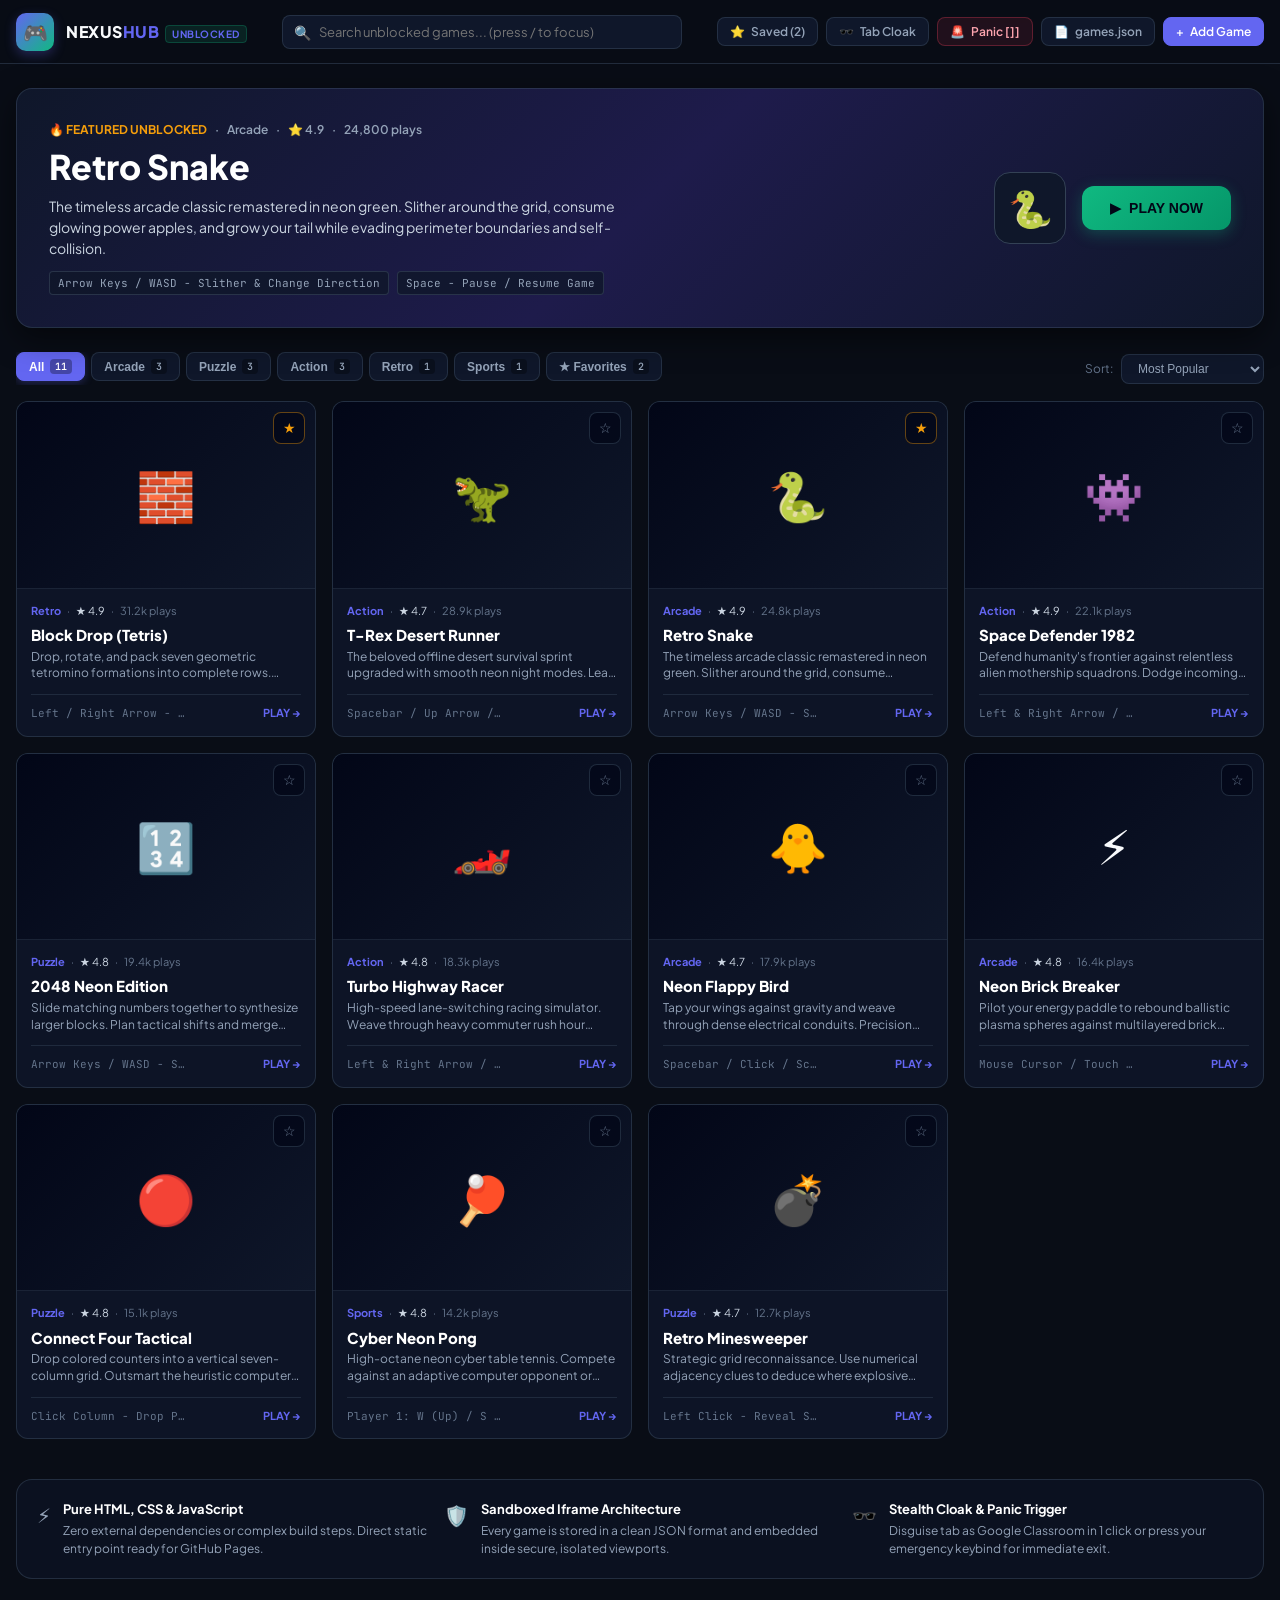
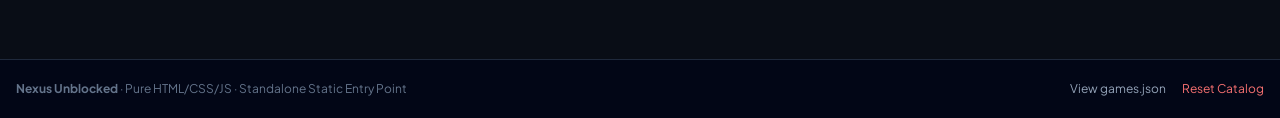
<file: index.html>
<!doctype html>
<html lang="en">
  <head>
    <meta charset="UTF-8" />
    <meta name="viewport" content="width=device-width, initial-scale=1.0" />
    <title>Nexus Unblocked - HTML5 Games Hub</title>
    <meta name="description" content="Fast and lightweight unblocked HTML5 games collection loaded via iframe JSON configurations with tab disguise and theater mode." />
    <meta property="og:title" content="Nexus Unblocked - HTML5 Games Hub" />
    <meta property="og:description" content="Fast and lightweight unblocked HTML5 games collection loaded via iframe JSON configurations with tab disguise and theater mode." />
    <meta property="og:type" content="website" />
    <meta name="twitter:card" content="summary_large_image" />
    <link rel="icon" type="image/svg+xml" href="data:image/svg+xml,<svg xmlns='http://www.w3.org/2000/svg' viewBox='0 0 24 24' fill='%236366f1'><path d='M6 11h4V7a1 1 0 0 1 2 0v4h4a1 1 0 0 1 0 2h-4v4a1 1 0 0 1-2 0v-4H6a1 1 0 0 1 0-2z'/></svg>" />
    <link rel="preconnect" href="https://fonts.googleapis.com">
    <link rel="preconnect" href="https://fonts.gstatic.com" crossorigin>
    <link href="https://fonts.googleapis.com/css2?family=Plus+Jakarta+Sans:wght@400;500;600;700;800&family=JetBrains+Mono:wght@400;500;600&display=swap" rel="stylesheet">
    <link rel="stylesheet" href="./src/style.css">
  </head>
  <body>

    <!-- Header Navigation -->
    <header class="site-header">
      <div class="container header-content">
        
        <!-- Brand Logo -->
        <a class="brand" onclick="setCategory('All')">
          <div class="brand-icon">🎮</div>
          <div>
            <div class="brand-title">Nexus<span>Hub</span><span class="badge-unblocked">Unblocked</span></div>
          </div>
        </a>

        <!-- Live Search -->
        <div class="search-bar">
          <span class="search-icon">🔍</span>
          <input
            type="text"
            id="searchInput"
            class="search-input"
            placeholder="Search unblocked games... (press / to focus)"
          />
        </div>

        <!-- Quick Utilities -->
        <div class="header-actions">
          <button class="btn-action" onclick="setCategory('Favorites')" title="Saved Games">
            <span>⭐</span>
            <span id="favCountText">Saved (0)</span>
          </button>

          <button class="btn-action" onclick="openModal('cloakModal')" title="Disguise this browser tab">
            <span>🕶️</span>
            <span>Tab Cloak</span>
          </button>

          <button class="btn-action btn-panic" onclick="openModal('panicModal')" title="Emergency Panic Boss Key">
            <span>🚨</span>
            <span id="panicBtnText">Panic []]</span>
          </button>

          <button class="btn-action" onclick="openModal('jsonModal')" title="Inspect and edit games.json">
            <span>📄</span>
            <span>games.json</span>
          </button>

          <button class="btn-action btn-primary" onclick="openModal('addGameModal')">
            <span>+</span>
            <span>Add Game</span>
          </button>
        </div>

      </div>
    </header>

    <!-- Main Content -->
    <main class="container" style="flex: 1; padding-bottom: 40px;">
      
      <!-- Hero Featured Game Banner -->
      <section id="heroBanner" class="hero-banner" style="display: none;"></section>

      <!-- Category Filter & Sort Toolbar -->
      <section class="filter-bar">
        <div class="category-tabs" id="categoryTabs"></div>

        <div style="display: flex; align-items: center; gap: 8px;">
          <span style="font-size: 12px; color: var(--text-dim);">Sort:</span>
          <select id="sortSelect" class="sort-select">
            <option value="popular">Most Popular</option>
            <option value="rating">Top Rated</option>
            <option value="title">Alphabetical (A-Z)</option>
          </select>
        </div>
      </section>

      <!-- Search Count Indicator -->
      <div id="searchCountMsg" style="font-size: 12px; color: var(--text-muted); margin-bottom: 12px; display: none;"></div>

      <!-- Games Grid -->
      <section id="gamesGrid" class="games-grid"></section>

      <!-- Architecture Features Strip -->
      <section class="features-strip">
        <div class="feature-item">
          <div class="feature-icon">⚡</div>
          <div>
            <div class="feature-title">Pure HTML, CSS & JavaScript</div>
            <div>Zero external dependencies or complex build steps. Direct static entry point ready for GitHub Pages.</div>
          </div>
        </div>
        <div class="feature-item">
          <div class="feature-icon">🛡️</div>
          <div>
            <div class="feature-title">Sandboxed Iframe Architecture</div>
            <div>Every game is stored in a clean JSON format and embedded inside secure, isolated viewports.</div>
          </div>
        </div>
        <div class="feature-item">
          <div class="feature-icon">🕶️</div>
          <div>
            <div class="feature-title">Stealth Cloak & Panic Trigger</div>
            <div>Disguise tab as Google Classroom in 1 click or press your emergency keybind for immediate exit.</div>
          </div>
        </div>
      </section>

    </main>

    <!-- Site Footer -->
    <footer class="site-footer">
      <div class="container footer-content">
        <div>
          <strong>Nexus Unblocked</strong> · Pure HTML/CSS/JS · Standalone Static Entry Point
        </div>
        <div style="display: flex; gap: 16px;">
          <a style="color: var(--text-muted); cursor: pointer;" onclick="openModal('jsonModal')">View games.json</a>
          <a style="color: #f87171; cursor: pointer;" onclick="resetCatalog()">Reset Catalog</a>
        </div>
      </div>
    </footer>

    <!-- ==================== MODALS ==================== -->

    <!-- Theater Game Player Modal -->
    <div id="theaterModal" class="modal-overlay">
      <div id="theaterContainer" class="theater-container">
        
        <!-- Top Control Bar -->
        <div class="theater-topbar">
          <div style="display: flex; align-items: center; gap: 10px; min-width: 0;">
            <span id="theaterEmoji" style="font-size: 26px;">🎮</span>
            <div style="overflow: hidden;">
              <div style="display: flex; align-items: center; gap: 8px;">
                <h3 id="theaterTitle" style="font-size: 16px; font-weight: 800; color: #fff; white-space: nowrap; overflow: hidden; text-overflow: ellipsis;">Game Title</h3>
                <span id="theaterCat" style="font-size: 11px; color: var(--primary); font-weight: 700;">Arcade</span>
              </div>
              <div style="font-size: 11px; color: var(--text-dim); display: flex; gap: 6px;">
                <span id="theaterRating" style="color: var(--accent-amber);">★ 4.9</span>
                <span>·</span>
                <span id="theaterPlays">0 plays</span>
              </div>
            </div>
          </div>

          <div style="display: flex; align-items: center; gap: 6px;">
            <button class="btn-action" id="theaterFavBtn" onclick="toggleTheaterFav()">☆ Favorite</button>
            <button class="btn-action" onclick="reloadGame()" title="Restart Game">🔄 Reload</button>
            <button class="btn-action" onclick="toggleCinemaMode()" title="Toggle Widescreen Cinema">📺 Cinema</button>
            <button class="btn-action" onclick="toggleFullscreen()" title="Fullscreen">⛶ Fullscreen</button>
            <a class="btn-action" id="theaterDirectLink" target="_blank" rel="noopener noreferrer" title="Open Direct Tab">↗ Direct</a>
            <button class="btn-action btn-panic" onclick="closeTheater()" title="Close Theater (ESC)">✕ Close</button>
          </div>
        </div>

        <!-- The Iframe Viewport -->
        <div id="theaterIframeBox" class="theater-iframe-box">
          <iframe
            id="gameIframe"
            class="theater-iframe"
            title="Unblocked Game"
            allow="fullscreen; autoplay; gamepad; keyboard"
            sandbox="allow-scripts allow-same-origin allow-pointer-lock allow-forms"
          ></iframe>
        </div>

        <!-- Game Description & Keybinds -->
        <div style="background: #0f172a; border: 1px solid var(--border-subtle); border-radius: 12px; padding: 18px; display: flex; flex-direction: column; gap: 14px;">
          <div style="display: grid; grid-template-columns: 2fr 1fr; gap: 20px;">
            <div>
              <h4 style="font-size: 12px; text-transform: uppercase; font-weight: 800; color: var(--text-dim); margin-bottom: 4px;">About This Game</h4>
              <p id="theaterDesc" style="font-size: 13px; color: #cbd5e1; line-height: 1.5;"></p>
              <div id="theaterTags" style="margin-top: 10px;"></div>
            </div>

            <div style="background: #020617; border: 1px solid var(--border-subtle); border-radius: 8px; padding: 12px;">
              <h4 style="font-size: 12px; text-transform: uppercase; font-weight: 800; color: var(--primary); margin-bottom: 6px;">🕹️ Controls</h4>
              <ul id="theaterControls" style="font-size: 12px; color: #94a3b8; font-family: var(--font-mono); list-style: none; display: flex; flex-direction: column; gap: 4px;"></ul>
            </div>
          </div>

          <div style="border-top: 1px solid var(--border-subtle); padding-top: 12px;">
            <div style="font-size: 11px; text-transform: uppercase; font-weight: 800; color: var(--text-dim); margin-bottom: 8px;">More Unblocked Games</div>
            <div id="theaterRelated" style="display: grid; grid-template-columns: repeat(4, 1fr); gap: 10px;"></div>
          </div>
        </div>

      </div>
    </div>

    <!-- Tab Cloaker Modal -->
    <div id="cloakModal" class="modal-overlay">
      <div class="modal-box">
        <div class="modal-header">
          <div class="modal-title">🕶️ Tab Cloaker (Disguise)</div>
          <button class="modal-close" onclick="closeModal('cloakModal')">✕</button>
        </div>
        <div class="modal-body">
          <p style="font-size: 12px; color: var(--text-muted); margin-bottom: 14px;">
            Camouflage this browser tab's title and favicon so it appears as a study or productivity tool:
          </p>
          <div id="cloakList"></div>
        </div>
        <div class="modal-footer">
          <button class="btn-action" onclick="resetCloak()">Reset to Original</button>
          <button class="btn-action btn-primary" onclick="closeModal('cloakModal')">Done</button>
        </div>
      </div>
    </div>

    <!-- Panic Key Modal -->
    <div id="panicModal" class="modal-overlay">
      <div class="modal-box">
        <div class="modal-header">
          <div class="modal-title">🚨 Emergency Panic Boss Key</div>
          <button class="modal-close" onclick="closeModal('panicModal')">✕</button>
        </div>
        <div class="modal-body">
          <p style="font-size: 12px; color: var(--text-muted); margin-bottom: 14px;">
            Pressing your panic trigger hotkey instantly leaves the portal and navigates to your chosen cover destination:
          </p>
          <div class="form-group">
            <label class="form-label">Panic Trigger Key</label>
            <input type="text" id="panicKeyInput" class="form-input" style="font-family: var(--font-mono); font-weight: bold; width: 100px; text-align: center;" maxlength="1" />
            <small style="color: var(--text-dim); font-size: 11px;">Default is <code>]</code></small>
          </div>
          <div class="form-group">
            <label class="form-label">Safe Destination URL</label>
            <input type="url" id="panicUrlInput" class="form-input" placeholder="https://classroom.google.com" />
          </div>
        </div>
        <div class="modal-footer">
          <button class="btn-action" onclick="testPanicRedirect()">Test Redirect</button>
          <button class="btn-action btn-primary" onclick="savePanicConfig()">Save Keybind</button>
        </div>
      </div>
    </div>

    <!-- games.json Manager Modal -->
    <div id="jsonModal" class="modal-overlay">
      <div class="modal-box modal-lg">
        <div class="modal-header">
          <div class="modal-title">📄 games.json Database Manager</div>
          <button class="modal-close" onclick="closeModal('jsonModal')">✕</button>
        </div>
        <div class="modal-body">
          <div style="display: flex; justify-content: space-between; align-items: center; margin-bottom: 10px;">
            <span style="font-size: 12px; color: var(--text-muted);">Inspect or edit your games collection stored as iframes in JSON:</span>
            <div style="display: flex; gap: 8px;">
              <button class="btn-action" onclick="formatJson()">Format</button>
              <button class="btn-action" onclick="downloadJsonFile()">Download games.json</button>
            </div>
          </div>
          <textarea id="jsonEditor" class="form-textarea" style="min-height: 340px; font-size: 12px; line-height: 1.4;"></textarea>
        </div>
        <div class="modal-footer">
          <button class="btn-action" style="color: #f87171; margin-right: auto;" onclick="resetCatalog()">Reset to Defaults</button>
          <button class="btn-action" onclick="closeModal('jsonModal')">Cancel</button>
          <button class="btn-action btn-primary" onclick="saveJsonChanges()">Save Changes</button>
        </div>
      </div>
    </div>

    <!-- Add Custom Game Modal -->
    <div id="addGameModal" class="modal-overlay">
      <div class="modal-box">
        <div class="modal-header">
          <div class="modal-title">➕ Add Custom Iframe Game</div>
          <button class="modal-close" onclick="closeModal('addGameModal')">✕</button>
        </div>
        <form onsubmit="submitAddGame(event)">
          <div class="modal-body">
            <div style="display: grid; grid-template-columns: 3fr 1fr; gap: 10px;" class="form-group">
              <div>
                <label class="form-label">Game Title *</label>
                <input type="text" id="addTitle" class="form-input" placeholder="e.g. Retro Racer" required />
              </div>
              <div>
                <label class="form-label">Emoji Icon</label>
                <input type="text" id="addEmoji" class="form-input" style="text-align: center;" value="🎮" maxlength="4" />
              </div>
            </div>

            <div class="form-group">
              <label class="form-label">Category</label>
              <select id="addCategory" class="form-select">
                <option value="Arcade">Arcade</option>
                <option value="Action">Action</option>
                <option value="Puzzle">Puzzle</option>
                <option value="Retro">Retro</option>
                <option value="Sports">Sports</option>
                <option value="Casual">Casual</option>
              </select>
            </div>

            <div class="form-group">
              <label class="form-label">Iframe Game URL or &lt;iframe&gt; HTML *</label>
              <textarea id="addIframe" class="form-textarea" placeholder="Paste URL (e.g. ./games/... or https://...) or <iframe> snippet" required></textarea>
            </div>

            <div class="form-group">
              <label class="form-label">Description</label>
              <input type="text" id="addDesc" class="form-input" placeholder="Quick description of gameplay..." />
            </div>

            <div class="form-group">
              <label class="form-label">Key Controls (comma-separated)</label>
              <input type="text" id="addControls" class="form-input" placeholder="Arrow Keys - Move, Space - Action" />
            </div>
          </div>
          <div class="modal-footer">
            <button type="button" class="btn-action" onclick="closeModal('addGameModal')">Cancel</button>
            <button type="submit" class="btn-action btn-primary">Add to games.json</button>
          </div>
        </form>
      </div>
    </div>

    <!-- Pure JavaScript Entry Point Script -->
    <script type="module" src="./src/main.js"></script>

  </body>
</html>
</file>
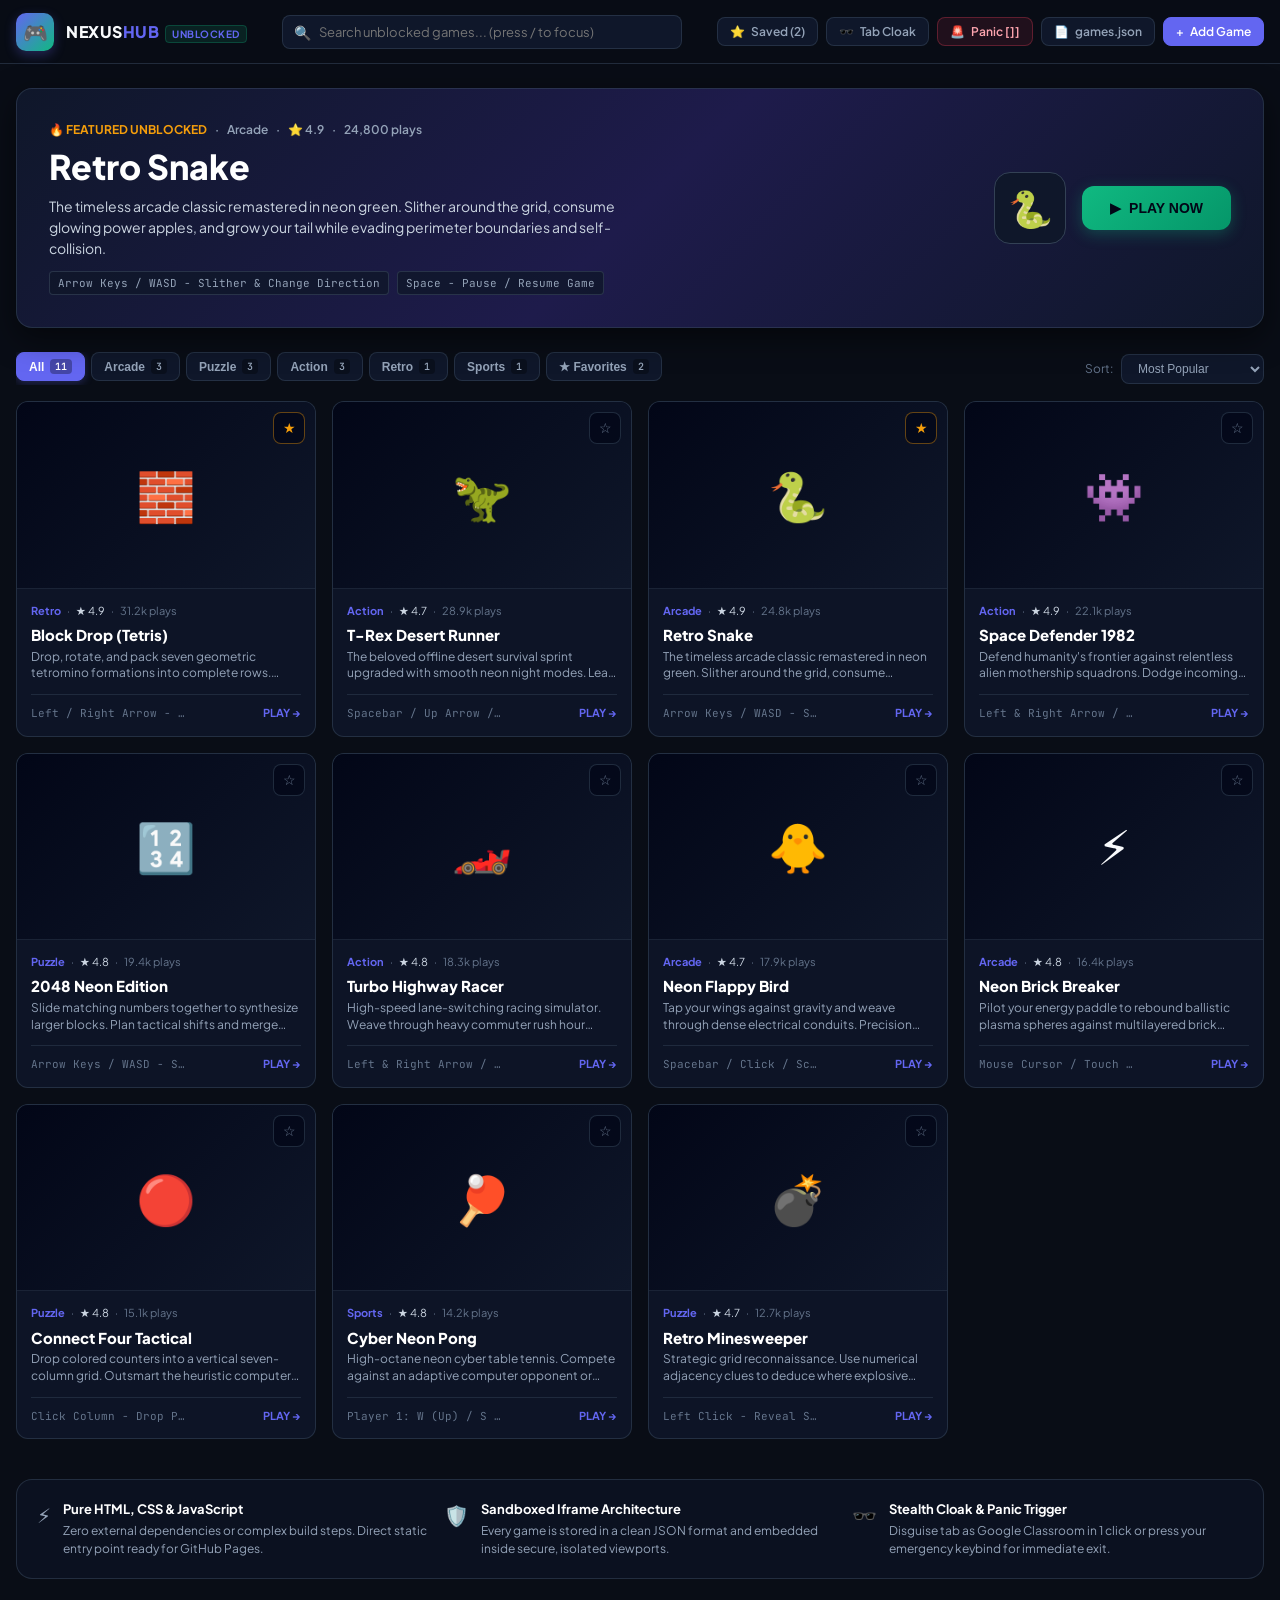
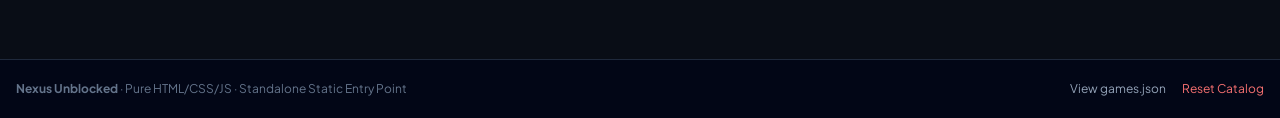
<file: docs/index.html>
<!doctype html>
<html lang="en">
  <head>
    <meta charset="UTF-8" />
    <meta name="viewport" content="width=device-width, initial-scale=1.0" />
    <title>Nexus Unblocked - HTML5 Games Hub</title>
    <meta name="description" content="Fast and lightweight unblocked HTML5 games collection loaded via iframe JSON configurations with tab disguise and theater mode." />
    <meta property="og:title" content="Nexus Unblocked - HTML5 Games Hub" />
    <meta property="og:description" content="Fast and lightweight unblocked HTML5 games collection loaded via iframe JSON configurations with tab disguise and theater mode." />
    <meta property="og:type" content="website" />
    <meta name="twitter:card" content="summary_large_image" />
    <link rel="icon" type="image/svg+xml" href="data:image/svg+xml,<svg xmlns='http://www.w3.org/2000/svg' viewBox='0 0 24 24' fill='%236366f1'><path d='M6 11h4V7a1 1 0 0 1 2 0v4h4a1 1 0 0 1 0 2h-4v4a1 1 0 0 1-2 0v-4H6a1 1 0 0 1 0-2z'/></svg>" />
    <link rel="preconnect" href="https://fonts.googleapis.com">
    <link rel="preconnect" href="https://fonts.gstatic.com" crossorigin>
    <link href="https://fonts.googleapis.com/css2?family=Plus+Jakarta+Sans:wght@400;500;600;700;800&family=JetBrains+Mono:wght@400;500;600&display=swap" rel="stylesheet">
    <script type="module" crossorigin src="./assets/index-BtxNLuL3.js"></script>
    <link rel="stylesheet" crossorigin href="./assets/index-DLENFGY4.css">
  </head>
  <body>

    <!-- Header Navigation -->
    <header class="site-header">
      <div class="container header-content">
        
        <!-- Brand Logo -->
        <a class="brand" onclick="setCategory('All')">
          <div class="brand-icon">🎮</div>
          <div>
            <div class="brand-title">Nexus<span>Hub</span><span class="badge-unblocked">Unblocked</span></div>
          </div>
        </a>

        <!-- Live Search -->
        <div class="search-bar">
          <span class="search-icon">🔍</span>
          <input
            type="text"
            id="searchInput"
            class="search-input"
            placeholder="Search unblocked games... (press / to focus)"
          />
        </div>

        <!-- Quick Utilities -->
        <div class="header-actions">
          <button class="btn-action" onclick="setCategory('Favorites')" title="Saved Games">
            <span>⭐</span>
            <span id="favCountText">Saved (0)</span>
          </button>

          <button class="btn-action" onclick="openModal('cloakModal')" title="Disguise this browser tab">
            <span>🕶️</span>
            <span>Tab Cloak</span>
          </button>

          <button class="btn-action btn-panic" onclick="openModal('panicModal')" title="Emergency Panic Boss Key">
            <span>🚨</span>
            <span id="panicBtnText">Panic []]</span>
          </button>

          <button class="btn-action" onclick="openModal('jsonModal')" title="Inspect and edit games.json">
            <span>📄</span>
            <span>games.json</span>
          </button>

          <button class="btn-action btn-primary" onclick="openModal('addGameModal')">
            <span>+</span>
            <span>Add Game</span>
          </button>
        </div>

      </div>
    </header>

    <!-- Main Content -->
    <main class="container" style="flex: 1; padding-bottom: 40px;">
      
      <!-- Hero Featured Game Banner -->
      <section id="heroBanner" class="hero-banner" style="display: none;"></section>

      <!-- Category Filter & Sort Toolbar -->
      <section class="filter-bar">
        <div class="category-tabs" id="categoryTabs"></div>

        <div style="display: flex; align-items: center; gap: 8px;">
          <span style="font-size: 12px; color: var(--text-dim);">Sort:</span>
          <select id="sortSelect" class="sort-select">
            <option value="popular">Most Popular</option>
            <option value="rating">Top Rated</option>
            <option value="title">Alphabetical (A-Z)</option>
          </select>
        </div>
      </section>

      <!-- Search Count Indicator -->
      <div id="searchCountMsg" style="font-size: 12px; color: var(--text-muted); margin-bottom: 12px; display: none;"></div>

      <!-- Games Grid -->
      <section id="gamesGrid" class="games-grid"></section>

      <!-- Architecture Features Strip -->
      <section class="features-strip">
        <div class="feature-item">
          <div class="feature-icon">⚡</div>
          <div>
            <div class="feature-title">Pure HTML, CSS & JavaScript</div>
            <div>Zero external dependencies or complex build steps. Direct static entry point ready for GitHub Pages.</div>
          </div>
        </div>
        <div class="feature-item">
          <div class="feature-icon">🛡️</div>
          <div>
            <div class="feature-title">Sandboxed Iframe Architecture</div>
            <div>Every game is stored in a clean JSON format and embedded inside secure, isolated viewports.</div>
          </div>
        </div>
        <div class="feature-item">
          <div class="feature-icon">🕶️</div>
          <div>
            <div class="feature-title">Stealth Cloak & Panic Trigger</div>
            <div>Disguise tab as Google Classroom in 1 click or press your emergency keybind for immediate exit.</div>
          </div>
        </div>
      </section>

    </main>

    <!-- Site Footer -->
    <footer class="site-footer">
      <div class="container footer-content">
        <div>
          <strong>Nexus Unblocked</strong> · Pure HTML/CSS/JS · Standalone Static Entry Point
        </div>
        <div style="display: flex; gap: 16px;">
          <a style="color: var(--text-muted); cursor: pointer;" onclick="openModal('jsonModal')">View games.json</a>
          <a style="color: #f87171; cursor: pointer;" onclick="resetCatalog()">Reset Catalog</a>
        </div>
      </div>
    </footer>

    <!-- ==================== MODALS ==================== -->

    <!-- Theater Game Player Modal -->
    <div id="theaterModal" class="modal-overlay">
      <div id="theaterContainer" class="theater-container">
        
        <!-- Top Control Bar -->
        <div class="theater-topbar">
          <div style="display: flex; align-items: center; gap: 10px; min-width: 0;">
            <span id="theaterEmoji" style="font-size: 26px;">🎮</span>
            <div style="overflow: hidden;">
              <div style="display: flex; align-items: center; gap: 8px;">
                <h3 id="theaterTitle" style="font-size: 16px; font-weight: 800; color: #fff; white-space: nowrap; overflow: hidden; text-overflow: ellipsis;">Game Title</h3>
                <span id="theaterCat" style="font-size: 11px; color: var(--primary); font-weight: 700;">Arcade</span>
              </div>
              <div style="font-size: 11px; color: var(--text-dim); display: flex; gap: 6px;">
                <span id="theaterRating" style="color: var(--accent-amber);">★ 4.9</span>
                <span>·</span>
                <span id="theaterPlays">0 plays</span>
              </div>
            </div>
          </div>

          <div style="display: flex; align-items: center; gap: 6px;">
            <button class="btn-action" id="theaterFavBtn" onclick="toggleTheaterFav()">☆ Favorite</button>
            <button class="btn-action" onclick="reloadGame()" title="Restart Game">🔄 Reload</button>
            <button class="btn-action" onclick="toggleCinemaMode()" title="Toggle Widescreen Cinema">📺 Cinema</button>
            <button class="btn-action" onclick="toggleFullscreen()" title="Fullscreen">⛶ Fullscreen</button>
            <a class="btn-action" id="theaterDirectLink" target="_blank" rel="noopener noreferrer" title="Open Direct Tab">↗ Direct</a>
            <button class="btn-action btn-panic" onclick="closeTheater()" title="Close Theater (ESC)">✕ Close</button>
          </div>
        </div>

        <!-- The Iframe Viewport -->
        <div id="theaterIframeBox" class="theater-iframe-box">
          <iframe
            id="gameIframe"
            class="theater-iframe"
            title="Unblocked Game"
            allow="fullscreen; autoplay; gamepad; keyboard"
            sandbox="allow-scripts allow-same-origin allow-pointer-lock allow-forms"
          ></iframe>
        </div>

        <!-- Game Description & Keybinds -->
        <div style="background: #0f172a; border: 1px solid var(--border-subtle); border-radius: 12px; padding: 18px; display: flex; flex-direction: column; gap: 14px;">
          <div style="display: grid; grid-template-columns: 2fr 1fr; gap: 20px;">
            <div>
              <h4 style="font-size: 12px; text-transform: uppercase; font-weight: 800; color: var(--text-dim); margin-bottom: 4px;">About This Game</h4>
              <p id="theaterDesc" style="font-size: 13px; color: #cbd5e1; line-height: 1.5;"></p>
              <div id="theaterTags" style="margin-top: 10px;"></div>
            </div>

            <div style="background: #020617; border: 1px solid var(--border-subtle); border-radius: 8px; padding: 12px;">
              <h4 style="font-size: 12px; text-transform: uppercase; font-weight: 800; color: var(--primary); margin-bottom: 6px;">🕹️ Controls</h4>
              <ul id="theaterControls" style="font-size: 12px; color: #94a3b8; font-family: var(--font-mono); list-style: none; display: flex; flex-direction: column; gap: 4px;"></ul>
            </div>
          </div>

          <div style="border-top: 1px solid var(--border-subtle); padding-top: 12px;">
            <div style="font-size: 11px; text-transform: uppercase; font-weight: 800; color: var(--text-dim); margin-bottom: 8px;">More Unblocked Games</div>
            <div id="theaterRelated" style="display: grid; grid-template-columns: repeat(4, 1fr); gap: 10px;"></div>
          </div>
        </div>

      </div>
    </div>

    <!-- Tab Cloaker Modal -->
    <div id="cloakModal" class="modal-overlay">
      <div class="modal-box">
        <div class="modal-header">
          <div class="modal-title">🕶️ Tab Cloaker (Disguise)</div>
          <button class="modal-close" onclick="closeModal('cloakModal')">✕</button>
        </div>
        <div class="modal-body">
          <p style="font-size: 12px; color: var(--text-muted); margin-bottom: 14px;">
            Camouflage this browser tab's title and favicon so it appears as a study or productivity tool:
          </p>
          <div id="cloakList"></div>
        </div>
        <div class="modal-footer">
          <button class="btn-action" onclick="resetCloak()">Reset to Original</button>
          <button class="btn-action btn-primary" onclick="closeModal('cloakModal')">Done</button>
        </div>
      </div>
    </div>

    <!-- Panic Key Modal -->
    <div id="panicModal" class="modal-overlay">
      <div class="modal-box">
        <div class="modal-header">
          <div class="modal-title">🚨 Emergency Panic Boss Key</div>
          <button class="modal-close" onclick="closeModal('panicModal')">✕</button>
        </div>
        <div class="modal-body">
          <p style="font-size: 12px; color: var(--text-muted); margin-bottom: 14px;">
            Pressing your panic trigger hotkey instantly leaves the portal and navigates to your chosen cover destination:
          </p>
          <div class="form-group">
            <label class="form-label">Panic Trigger Key</label>
            <input type="text" id="panicKeyInput" class="form-input" style="font-family: var(--font-mono); font-weight: bold; width: 100px; text-align: center;" maxlength="1" />
            <small style="color: var(--text-dim); font-size: 11px;">Default is <code>]</code></small>
          </div>
          <div class="form-group">
            <label class="form-label">Safe Destination URL</label>
            <input type="url" id="panicUrlInput" class="form-input" placeholder="https://classroom.google.com" />
          </div>
        </div>
        <div class="modal-footer">
          <button class="btn-action" onclick="testPanicRedirect()">Test Redirect</button>
          <button class="btn-action btn-primary" onclick="savePanicConfig()">Save Keybind</button>
        </div>
      </div>
    </div>

    <!-- games.json Manager Modal -->
    <div id="jsonModal" class="modal-overlay">
      <div class="modal-box modal-lg">
        <div class="modal-header">
          <div class="modal-title">📄 games.json Database Manager</div>
          <button class="modal-close" onclick="closeModal('jsonModal')">✕</button>
        </div>
        <div class="modal-body">
          <div style="display: flex; justify-content: space-between; align-items: center; margin-bottom: 10px;">
            <span style="font-size: 12px; color: var(--text-muted);">Inspect or edit your games collection stored as iframes in JSON:</span>
            <div style="display: flex; gap: 8px;">
              <button class="btn-action" onclick="formatJson()">Format</button>
              <button class="btn-action" onclick="downloadJsonFile()">Download games.json</button>
            </div>
          </div>
          <textarea id="jsonEditor" class="form-textarea" style="min-height: 340px; font-size: 12px; line-height: 1.4;"></textarea>
        </div>
        <div class="modal-footer">
          <button class="btn-action" style="color: #f87171; margin-right: auto;" onclick="resetCatalog()">Reset to Defaults</button>
          <button class="btn-action" onclick="closeModal('jsonModal')">Cancel</button>
          <button class="btn-action btn-primary" onclick="saveJsonChanges()">Save Changes</button>
        </div>
      </div>
    </div>

    <!-- Add Custom Game Modal -->
    <div id="addGameModal" class="modal-overlay">
      <div class="modal-box">
        <div class="modal-header">
          <div class="modal-title">➕ Add Custom Iframe Game</div>
          <button class="modal-close" onclick="closeModal('addGameModal')">✕</button>
        </div>
        <form onsubmit="submitAddGame(event)">
          <div class="modal-body">
            <div style="display: grid; grid-template-columns: 3fr 1fr; gap: 10px;" class="form-group">
              <div>
                <label class="form-label">Game Title *</label>
                <input type="text" id="addTitle" class="form-input" placeholder="e.g. Retro Racer" required />
              </div>
              <div>
                <label class="form-label">Emoji Icon</label>
                <input type="text" id="addEmoji" class="form-input" style="text-align: center;" value="🎮" maxlength="4" />
              </div>
            </div>

            <div class="form-group">
              <label class="form-label">Category</label>
              <select id="addCategory" class="form-select">
                <option value="Arcade">Arcade</option>
                <option value="Action">Action</option>
                <option value="Puzzle">Puzzle</option>
                <option value="Retro">Retro</option>
                <option value="Sports">Sports</option>
                <option value="Casual">Casual</option>
              </select>
            </div>

            <div class="form-group">
              <label class="form-label">Iframe Game URL or &lt;iframe&gt; HTML *</label>
              <textarea id="addIframe" class="form-textarea" placeholder="Paste URL (e.g. ./games/... or https://...) or <iframe> snippet" required></textarea>
            </div>

            <div class="form-group">
              <label class="form-label">Description</label>
              <input type="text" id="addDesc" class="form-input" placeholder="Quick description of gameplay..." />
            </div>

            <div class="form-group">
              <label class="form-label">Key Controls (comma-separated)</label>
              <input type="text" id="addControls" class="form-input" placeholder="Arrow Keys - Move, Space - Action" />
            </div>
          </div>
          <div class="modal-footer">
            <button type="button" class="btn-action" onclick="closeModal('addGameModal')">Cancel</button>
            <button type="submit" class="btn-action btn-primary">Add to games.json</button>
          </div>
        </form>
      </div>
    </div>

    <!-- Pure JavaScript Entry Point Script -->

  </body>
</html>
</file>
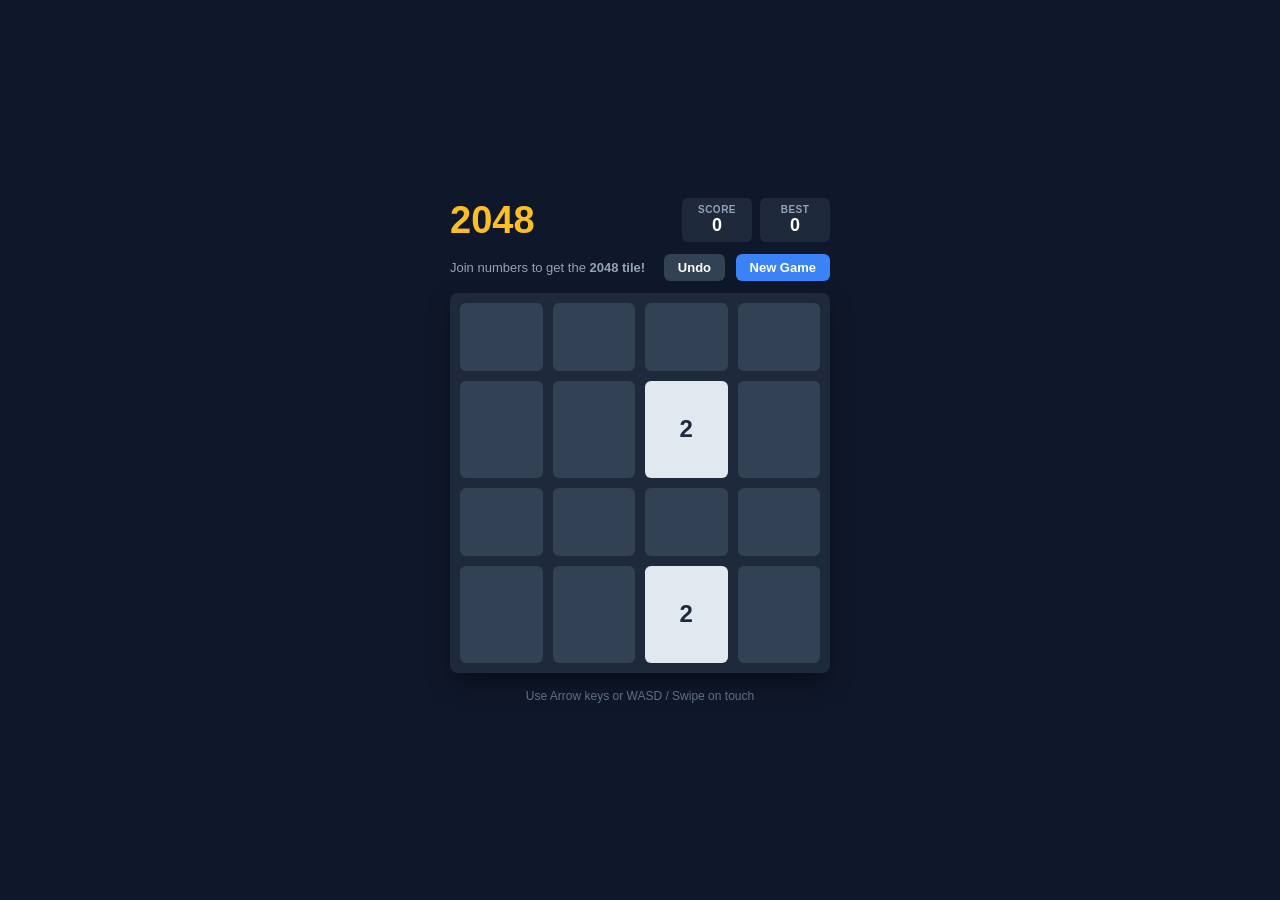
<file: docs/games/2048.html>
<!DOCTYPE html>
<html lang="en">
<head>
  <meta charset="UTF-8">
  <meta name="viewport" content="width=device-width, initial-scale=1.0">
  <title>2048 Unblocked</title>
  <style>
    * { box-sizing: border-box; margin: 0; padding: 0; user-select: none; }
    body {
      background: #0f172a;
      color: #f8fafc;
      font-family: -apple-system, BlinkMacSystemFont, "Segoe UI", Roboto, Helvetica, Arial, sans-serif;
      display: flex;
      flex-direction: column;
      align-items: center;
      justify-content: center;
      min-height: 100vh;
      padding: 16px;
      touch-action: none;
    }
    .container {
      width: 100%;
      max-width: 380px;
      display: flex;
      flex-direction: column;
      gap: 12px;
    }
    .header {
      display: flex;
      justify-content: space-between;
      align-items: center;
    }
    .title {
      font-size: 38px;
      font-weight: 800;
      color: #fbbf24;
      line-height: 1;
    }
    .scores {
      display: flex;
      gap: 8px;
    }
    .score-box {
      background: #1e293b;
      padding: 6px 12px;
      border-radius: 6px;
      text-align: center;
      min-width: 70px;
    }
    .score-label {
      font-size: 10px;
      text-transform: uppercase;
      color: #94a3b8;
      font-weight: 700;
      letter-spacing: 0.5px;
    }
    .score-val {
      font-size: 18px;
      font-weight: 800;
      color: #fff;
    }
    .actions {
      display: flex;
      justify-content: space-between;
      align-items: center;
    }
    .subtitle {
      font-size: 13px;
      color: #94a3b8;
    }
    .btn {
      background: #3b82f6;
      color: #fff;
      border: none;
      border-radius: 6px;
      padding: 6px 14px;
      font-weight: 600;
      font-size: 13px;
      cursor: pointer;
      transition: background 0.15s;
    }
    .btn:hover { background: #2563eb; }
    .btn-secondary {
      background: #334155;
      margin-right: 6px;
    }
    .btn-secondary:hover { background: #475569; }
    .grid-container {
      position: relative;
      background: #1e293b;
      border-radius: 8px;
      padding: 10px;
      width: 100%;
      aspect-ratio: 1;
      display: grid;
      grid-template-columns: repeat(4, 1fr);
      grid-gap: 10px;
      box-shadow: 0 10px 25px -5px rgba(0, 0, 0, 0.5);
    }
    .cell {
      background: #334155;
      border-radius: 6px;
      display: flex;
      align-items: center;
      justify-content: center;
      font-weight: 800;
      font-size: 24px;
      transition: transform 0.1s ease-in-out;
    }
    /* Tile Color Themes */
    .tile-2 { background: #e2e8f0; color: #1e293b; }
    .tile-4 { background: #fed7aa; color: #431407; }
    .tile-8 { background: #fb923c; color: #fff; }
    .tile-16 { background: #f97316; color: #fff; }
    .tile-32 { background: #ea580c; color: #fff; }
    .tile-64 { background: #dc2626; color: #fff; }
    .tile-128 { background: #eab308; color: #fff; font-size: 22px; box-shadow: 0 0 10px #eab308; }
    .tile-256 { background: #facc15; color: #fff; font-size: 22px; box-shadow: 0 0 12px #facc15; }
    .tile-512 { background: #a855f7; color: #fff; font-size: 22px; box-shadow: 0 0 15px #a855f7; }
    .tile-1024 { background: #06b6d4; color: #fff; font-size: 18px; box-shadow: 0 0 20px #06b6d4; }
    .tile-2048 { background: #10b981; color: #fff; font-size: 18px; box-shadow: 0 0 25px #10b981; }
    .tile-super { background: #ec4899; color: #fff; font-size: 16px; }

    .game-modal {
      position: absolute;
      inset: 0;
      background: rgba(15, 23, 42, 0.88);
      backdrop-filter: blur(4px);
      border-radius: 8px;
      display: flex;
      flex-direction: column;
      align-items: center;
      justify-content: center;
      gap: 14px;
      display: none;
    }
    .game-modal h3 { font-size: 28px; color: #fbbf24; }
    .hint {
      text-align: center;
      font-size: 12px;
      color: #64748b;
      margin-top: 4px;
    }
  </style>
</head>
<body>

  <div class="container">
    <div class="header">
      <div class="title">2048</div>
      <div class="scores">
        <div class="score-box">
          <div class="score-label">Score</div>
          <div class="score-val" id="score">0</div>
        </div>
        <div class="score-box">
          <div class="score-label">Best</div>
          <div class="score-val" id="best">0</div>
        </div>
      </div>
    </div>

    <div class="actions">
      <div class="subtitle">Join numbers to get the <strong>2048 tile!</strong></div>
      <div>
        <button class="btn btn-secondary" onclick="undoMove()">Undo</button>
        <button class="btn" onclick="initGame()">New Game</button>
      </div>
    </div>

    <div class="grid-container" id="grid">
      <div class="game-modal" id="gameModal">
        <h3 id="modalTitle">Game Over!</h3>
        <button class="btn" onclick="initGame()">Try Again</button>
      </div>
    </div>

    <div class="hint">Use Arrow keys or WASD / Swipe on touch</div>
  </div>

  <script>
    let board = [];
    let score = 0;
    let best = parseInt(localStorage.getItem('unblocked_2048_best') || '0', 10);
    let previousState = null;

    document.getElementById('best').innerText = best;

    function initGame() {
      board = [
        [0, 0, 0, 0],
        [0, 0, 0, 0],
        [0, 0, 0, 0],
        [0, 0, 0, 0]
      ];
      score = 0;
      previousState = null;
      updateScore(0);
      document.getElementById('gameModal').style.display = 'none';
      spawnTile();
      spawnTile();
      render();
    }

    function saveState() {
      previousState = {
        board: board.map(row => [...row]),
        score: score
      };
    }

    function undoMove() {
      if (!previousState) return;
      board = previousState.board;
      score = previousState.score;
      previousState = null;
      updateScore(0);
      render();
    }

    function spawnTile() {
      let empty = [];
      for (let r = 0; r < 4; r++) {
        for (let c = 0; c < 4; c++) {
          if (board[r][c] === 0) empty.push({ r, c });
        }
      }
      if (empty.length === 0) return;
      let rand = empty[Math.floor(Math.random() * empty.length)];
      board[rand.r][rand.c] = Math.random() < 0.9 ? 2 : 4;
    }

    function updateScore(add) {
      score += add;
      document.getElementById('score').innerText = score;
      if (score > best) {
        best = score;
        localStorage.setItem('unblocked_2048_best', best);
        document.getElementById('best').innerText = best;
      }
    }

    function render() {
      const container = document.getElementById('grid');
      // Remove old cells (except modal)
      const modal = document.getElementById('gameModal');
      container.innerHTML = '';
      container.appendChild(modal);

      for (let r = 0; r < 4; r++) {
        for (let c = 0; c < 4; c++) {
          const cell = document.createElement('div');
          cell.className = 'cell';
          const val = board[r][c];
          if (val > 0) {
            cell.innerText = val;
            if (val <= 2048) cell.classList.add(`tile-${val}`);
            else cell.classList.add('tile-super');
          }
          container.appendChild(cell);
        }
      }
    }

    function slide(row) {
      let arr = row.filter(val => val !== 0);
      let earned = 0;
      for (let i = 0; i < arr.length - 1; i++) {
        if (arr[i] === arr[i + 1]) {
          arr[i] *= 2;
          earned += arr[i];
          arr[i + 1] = 0;
        }
      }
      arr = arr.filter(val => val !== 0);
      while (arr.length < 4) arr.push(0);
      return { row: arr, earned };
    }

    function moveLeft() {
      let moved = false;
      let totalEarned = 0;
      for (let r = 0; r < 4; r++) {
        const res = slide(board[r]);
        if (res.row.some((v, idx) => v !== board[r][idx])) moved = true;
        board[r] = res.row;
        totalEarned += res.earned;
      }
      return { moved, totalEarned };
    }

    function rotateBoard() {
      // 90 deg clockwise
      const newBoard = [
        [0, 0, 0, 0],
        [0, 0, 0, 0],
        [0, 0, 0, 0],
        [0, 0, 0, 0]
      ];
      for (let r = 0; r < 4; r++) {
        for (let c = 0; c < 4; c++) {
          newBoard[c][3 - r] = board[r][c];
        }
      }
      board = newBoard;
    }

    function move(dir) {
      saveState();
      let rotated = 0;
      if (dir === 'up') { rotateBoard(); rotateBoard(); rotateBoard(); rotated = 3; }
      else if (dir === 'right') { rotateBoard(); rotateBoard(); rotated = 2; }
      else if (dir === 'down') { rotateBoard(); rotated = 1; }

      const result = moveLeft();

      // restore rotation
      const restoreCount = (4 - rotated) % 4;
      for (let i = 0; i < restoreCount; i++) rotateBoard();

      if (result.moved) {
        updateScore(result.totalEarned);
        spawnTile();
        render();
        checkGameOver();
      } else {
        previousState = null;
      }
    }

    function checkGameOver() {
      // check any 0
      for (let r = 0; r < 4; r++) {
        for (let c = 0; c < 4; c++) {
          if (board[r][c] === 0) return;
          if (r < 3 && board[r][c] === board[r + 1][c]) return;
          if (c < 3 && board[r][c] === board[r][c + 1]) return;
        }
      }
      document.getElementById('modalTitle').innerText = 'Game Over!';
      document.getElementById('gameModal').style.display = 'flex';
    }

    window.addEventListener('keydown', e => {
      if (['ArrowUp', 'KeyW'].includes(e.code)) { move('up'); e.preventDefault(); }
      else if (['ArrowDown', 'KeyS'].includes(e.code)) { move('down'); e.preventDefault(); }
      else if (['ArrowLeft', 'KeyA'].includes(e.code)) { move('left'); e.preventDefault(); }
      else if (['ArrowRight', 'KeyD'].includes(e.code)) { move('right'); e.preventDefault(); }
    });

    // Touch support
    let touchStartX = 0;
    let touchStartY = 0;
    window.addEventListener('touchstart', e => {
      touchStartX = e.touches[0].clientX;
      touchStartY = e.touches[0].clientY;
    }, { passive: false });

    window.addEventListener('touchend', e => {
      let dx = e.changedTouches[0].clientX - touchStartX;
      let dy = e.changedTouches[0].clientY - touchStartY;
      if (Math.abs(dx) > Math.abs(dy) && Math.abs(dx) > 30) {
        if (dx > 0) move('right'); else move('left');
      } else if (Math.abs(dy) > 30) {
        if (dy > 0) move('down'); else move('up');
      }
    }, { passive: false });

    initGame();
  </script>
</body>
</html>
</file>
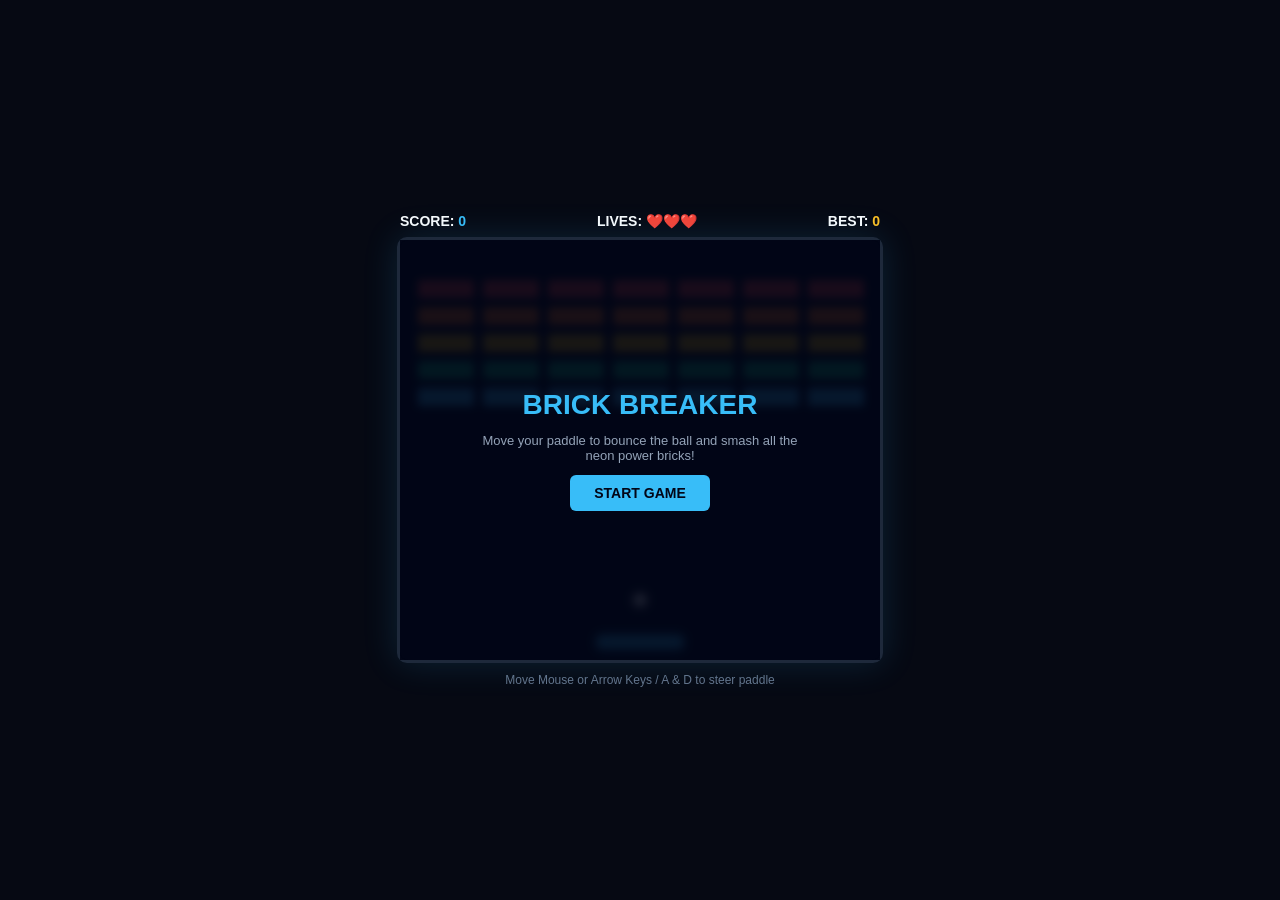
<file: docs/games/breakout.html>
<!DOCTYPE html>
<html lang="en">
<head>
  <meta charset="UTF-8">
  <meta name="viewport" content="width=device-width, initial-scale=1.0">
  <title>Neon Brick Breaker</title>
  <style>
    * { box-sizing: border-box; margin: 0; padding: 0; user-select: none; }
    body {
      background: #060913;
      color: #f8fafc;
      font-family: -apple-system, BlinkMacSystemFont, "Segoe UI", Roboto, sans-serif;
      display: flex;
      flex-direction: column;
      align-items: center;
      justify-content: center;
      min-height: 100vh;
      overflow: hidden;
      touch-action: none;
    }
    .hud {
      display: flex;
      justify-content: space-between;
      width: 100%;
      max-width: 480px;
      margin-bottom: 8px;
      font-size: 14px;
      font-weight: 700;
    }
    .hud span { color: #38bdf8; }
    .game-box {
      position: relative;
      border: 3px solid #1e293b;
      border-radius: 10px;
      box-shadow: 0 0 35px rgba(56, 189, 248, 0.15);
      background: #020617;
    }
    canvas {
      display: block;
      cursor: none;
    }
    .overlay {
      position: absolute;
      inset: 0;
      background: rgba(2, 6, 23, 0.9);
      backdrop-filter: blur(4px);
      border-radius: 8px;
      display: flex;
      flex-direction: column;
      align-items: center;
      justify-content: center;
      gap: 12px;
      text-align: center;
      padding: 20px;
    }
    .btn {
      background: #38bdf8;
      color: #020617;
      border: none;
      padding: 10px 24px;
      border-radius: 6px;
      font-weight: 800;
      font-size: 14px;
      cursor: pointer;
    }
    .btn:hover { background: #7dd3fc; }
    .hint {
      margin-top: 10px;
      font-size: 12px;
      color: #64748b;
    }
  </style>
</head>
<body>

  <div class="hud">
    <div>SCORE: <span id="score">0</span></div>
    <div>LIVES: <span id="lives">❤️❤️❤️</span></div>
    <div>BEST: <span id="best" style="color: #fbbf24;">0</span></div>
  </div>

  <div class="game-box">
    <canvas id="canvas" width="480" height="420"></canvas>

    <div class="overlay" id="startScreen">
      <h2 style="font-size: 28px; color: #38bdf8; font-weight: 900;">BRICK BREAKER</h2>
      <p style="font-size: 13px; color: #94a3b8; max-width: 320px;">Move your paddle to bounce the ball and smash all the neon power bricks!</p>
      <button class="btn" onclick="startGame()">START GAME</button>
    </div>

    <div class="overlay" id="endScreen" style="display: none;">
      <h2 id="endTitle" style="font-size: 26px; color: #f43f5e; font-weight: 900;">GAME OVER</h2>
      <p style="font-size: 14px; color: #cbd5e1;">Final Score: <span id="finalScore" style="font-weight: bold; color: #38bdf8;">0</span></p>
      <button class="btn" onclick="startGame()">PLAY AGAIN</button>
    </div>
  </div>

  <div class="hint">Move Mouse or Arrow Keys / A & D to steer paddle</div>

  <script>
    const canvas = document.getElementById('canvas');
    const ctx = canvas.getContext('2d');
    const W = canvas.width;
    const H = canvas.height;

    const PADDLE_W = 85;
    const PADDLE_H = 12;
    const BALL_R = 6;

    let paddleX = (W - PADDLE_W) / 2;
    let ballX = W / 2;
    let ballY = H - 60;
    let ballDx = 3.5;
    let ballDy = -3.5;
    let score = 0;
    let lives = 3;
    let best = parseInt(localStorage.getItem('unblocked_breakout_best') || '0', 10);
    let isRunning = false;
    let rightPressed = false;
    let leftPressed = false;

    document.getElementById('best').innerText = best;

    // Bricks
    const brickRowCount = 5;
    const brickColumnCount = 7;
    const brickWidth = 56;
    const brickHeight = 18;
    const brickPadding = 9;
    const brickOffsetTop = 40;
    const brickOffsetLeft = 18;
    const colors = ['#ef4444', '#f97316', '#eab308', '#10b981', '#38bdf8'];

    let bricks = [];
    function initBricks() {
      bricks = [];
      for (let c = 0; c < brickColumnCount; c++) {
        bricks[c] = [];
        for (let r = 0; r < brickRowCount; r++) {
          bricks[c][r] = { x: 0, y: 0, status: 1, color: colors[r] };
        }
      }
    }

    // Audio
    const audioCtx = new (window.AudioContext || window.webkitAudioContext)();
    function beep(freq, duration = 0.08) {
      try {
        if (audioCtx.state === 'suspended') audioCtx.resume();
        const osc = audioCtx.createOscillator();
        const g = audioCtx.createGain();
        osc.frequency.setValueAtTime(freq, audioCtx.currentTime);
        g.gain.setValueAtTime(0.08, audioCtx.currentTime);
        g.gain.exponentialRampToValueAtTime(0.001, audioCtx.currentTime + duration);
        osc.connect(g);
        g.connect(audioCtx.destination);
        osc.start();
        osc.stop(audioCtx.currentTime + duration);
      } catch(e) {}
    }

    function startGame() {
      score = 0;
      lives = 3;
      paddleX = (W - PADDLE_W) / 2;
      ballX = W / 2;
      ballY = H - 60;
      ballDx = 3.5;
      ballDy = -3.5;
      document.getElementById('score').innerText = '0';
      document.getElementById('lives').innerText = '❤️❤️❤️';
      document.getElementById('startScreen').style.display = 'none';
      document.getElementById('endScreen').style.display = 'none';
      initBricks();
      isRunning = true;
    }

    // Controls
    window.addEventListener('mousemove', e => {
      const rect = canvas.getBoundingClientRect();
      const relativeX = e.clientX - rect.left;
      if (relativeX > 0 && relativeX < W) {
        paddleX = relativeX - PADDLE_W / 2;
      }
    });

    window.addEventListener('touchmove', e => {
      const rect = canvas.getBoundingClientRect();
      const relativeX = e.touches[0].clientX - rect.left;
      if (relativeX > 0 && relativeX < W) {
        paddleX = relativeX - PADDLE_W / 2;
      }
    }, { passive: true });

    window.addEventListener('keydown', e => {
      if (['ArrowRight', 'KeyD'].includes(e.code)) rightPressed = true;
      if (['ArrowLeft', 'KeyA'].includes(e.code)) leftPressed = true;
    });
    window.addEventListener('keyup', e => {
      if (['ArrowRight', 'KeyD'].includes(e.code)) rightPressed = false;
      if (['ArrowLeft', 'KeyA'].includes(e.code)) leftPressed = false;
    });

    function collisionDetection() {
      let activeBricks = 0;
      for (let c = 0; c < brickColumnCount; c++) {
        for (let r = 0; r < brickRowCount; r++) {
          const b = bricks[c][r];
          if (b.status === 1) {
            activeBricks++;
            if (
              ballX > b.x &&
              ballX < b.x + brickWidth &&
              ballY > b.y &&
              ballY < b.y + brickHeight
            ) {
              ballDy = -ballDy;
              b.status = 0;
              score += (brickRowCount - r) * 10;
              document.getElementById('score').innerText = score;
              if (score > best) {
                best = score;
                localStorage.setItem('unblocked_breakout_best', best);
                document.getElementById('best').innerText = best;
              }
              beep(500 + r * 60);
            }
          }
        }
      }

      if (activeBricks === 0) {
        // You Win!
        isRunning = false;
        document.getElementById('endTitle').innerText = 'YOU WIN!';
        document.getElementById('endTitle').style.color = '#10b981';
        document.getElementById('finalScore').innerText = score;
        document.getElementById('endScreen').style.display = 'flex';
      }
    }

    function update() {
      if (!isRunning) return;

      if (rightPressed && paddleX < W - PADDLE_W) paddleX += 6;
      else if (leftPressed && paddleX > 0) paddleX -= 6;

      paddleX = Math.max(0, Math.min(W - PADDLE_W, paddleX));

      // Wall collision
      if (ballX + ballDx > W - BALL_R || ballX + ballDx < BALL_R) {
        ballDx = -ballDx;
        beep(320);
      }
      if (ballY + ballDy < BALL_R) {
        ballDy = -ballDy;
        beep(320);
      } else if (ballY + ballDy > H - BALL_R - 20) {
        // Paddle collision
        if (ballX > paddleX && ballX < paddleX + PADDLE_W) {
          ballDy = -Math.abs(ballDy);
          const hitSpot = (ballX - (paddleX + PADDLE_W / 2)) / (PADDLE_W / 2);
          ballDx = hitSpot * 5;
          beep(620);
        } else if (ballY + ballDy > H) {
          // Missed
          lives--;
          document.getElementById('lives').innerText = '❤️'.repeat(Math.max(0, lives));
          beep(180, 0.25);
          if (lives <= 0) {
            isRunning = false;
            document.getElementById('endTitle').innerText = 'GAME OVER';
            document.getElementById('endTitle').style.color = '#f43f5e';
            document.getElementById('finalScore').innerText = score;
            document.getElementById('endScreen').style.display = 'flex';
          } else {
            ballX = W / 2;
            ballY = H - 60;
            ballDx = 3.5;
            ballDy = -3.5;
            paddleX = (W - PADDLE_W) / 2;
          }
        }
      }

      ballX += ballDx;
      ballY += ballDy;

      collisionDetection();
    }

    function draw() {
      ctx.fillStyle = '#020617';
      ctx.fillRect(0, 0, W, H);

      // Draw Bricks
      for (let c = 0; c < brickColumnCount; c++) {
        for (let r = 0; r < brickRowCount; r++) {
          if (bricks[c][r].status === 1) {
            const brickX = c * (brickWidth + brickPadding) + brickOffsetLeft;
            const brickY = r * (brickHeight + brickPadding) + brickOffsetTop;
            bricks[c][r].x = brickX;
            bricks[c][r].y = brickY;
            ctx.fillStyle = bricks[c][r].color;
            ctx.fillRect(brickX, brickY, brickWidth, brickHeight);
          }
        }
      }

      // Draw Paddle
      ctx.fillStyle = '#38bdf8';
      ctx.shadowColor = '#38bdf8';
      ctx.shadowBlur = 10;
      ctx.fillRect(paddleX, H - 24, PADDLE_W, PADDLE_H);

      // Draw Ball
      ctx.fillStyle = '#ffffff';
      ctx.shadowColor = '#ffffff';
      ctx.beginPath();
      ctx.arc(ballX, ballY, BALL_R, 0, Math.PI * 2);
      ctx.fill();
      ctx.shadowBlur = 0;
    }

    function loop() {
      update();
      draw();
      requestAnimationFrame(loop);
    }

    initBricks();
    loop();
  </script>
</body>
</html>
</file>
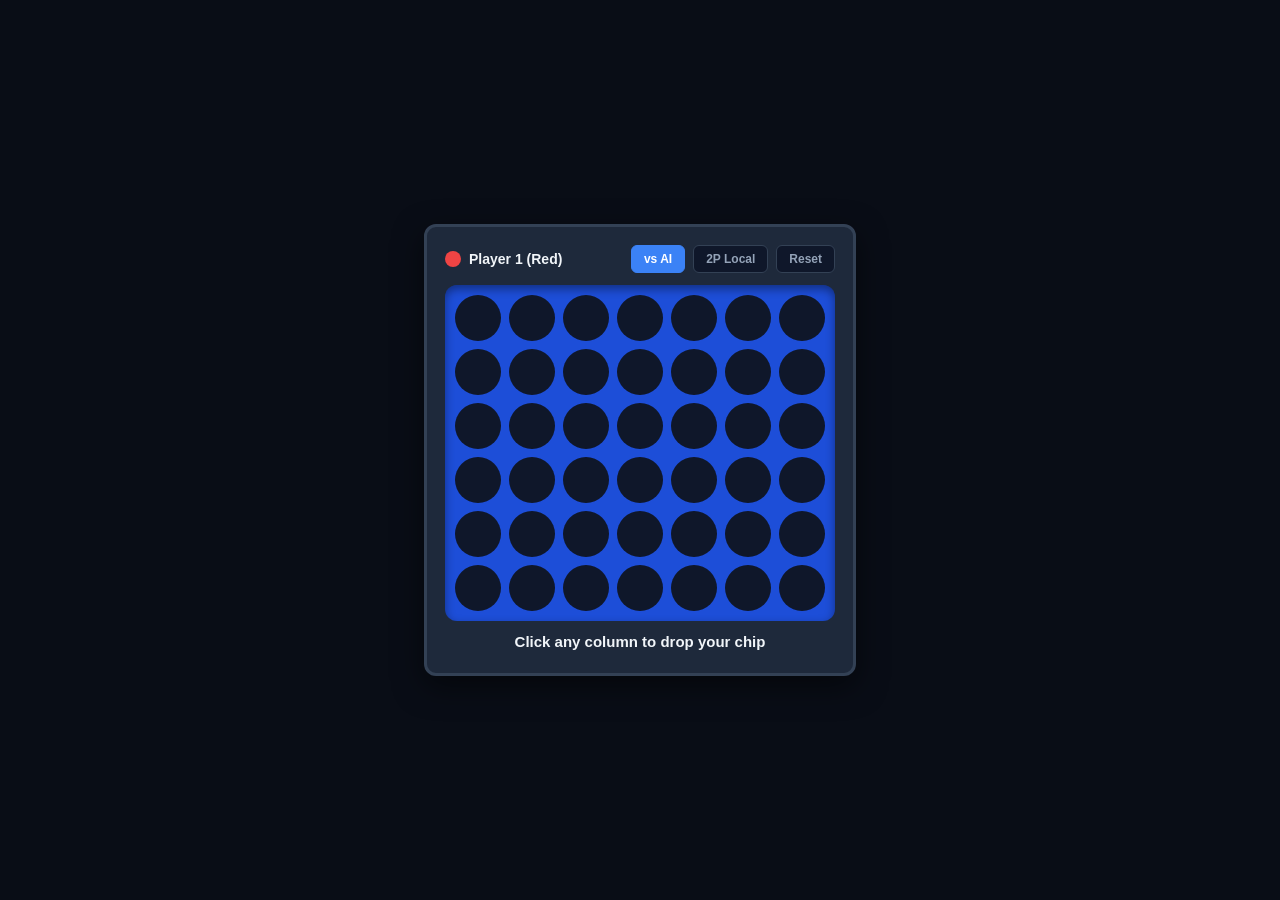
<file: docs/games/connect4.html>
<!DOCTYPE html>
<html lang="en">
<head>
  <meta charset="UTF-8">
  <meta name="viewport" content="width=device-width, initial-scale=1.0">
  <title>Connect Four</title>
  <style>
    * { box-sizing: border-box; margin: 0; padding: 0; user-select: none; }
    body {
      background: #090d16;
      color: #f1f5f9;
      font-family: -apple-system, BlinkMacSystemFont, "Segoe UI", Roboto, sans-serif;
      display: flex;
      flex-direction: column;
      align-items: center;
      justify-content: center;
      min-height: 100vh;
      padding: 12px;
    }
    .game-card {
      background: #1e293b;
      border: 3px solid #334155;
      border-radius: 12px;
      padding: 18px;
      box-shadow: 0 10px 30px rgba(0,0,0,0.5);
      display: flex;
      flex-direction: column;
      align-items: center;
      gap: 12px;
    }
    .hud {
      display: flex;
      justify-content: space-between;
      width: 100%;
      align-items: center;
    }
    .turn-badge {
      display: flex;
      align-items: center;
      gap: 8px;
      font-weight: 700;
      font-size: 14px;
    }
    .disc-indicator {
      width: 16px;
      height: 16px;
      border-radius: 50%;
      background: #ef4444;
    }
    .btn-group {
      display: flex;
      gap: 8px;
    }
    .btn {
      background: #0f172a;
      color: #94a3b8;
      border: 1px solid #334155;
      padding: 6px 12px;
      border-radius: 6px;
      font-size: 12px;
      font-weight: 600;
      cursor: pointer;
    }
    .btn.active {
      background: #3b82f6;
      color: white;
      border-color: #3b82f6;
    }
    .board {
      background: #1d4ed8;
      padding: 10px;
      border-radius: 12px;
      display: grid;
      grid-template-columns: repeat(7, 46px);
      grid-gap: 8px;
      box-shadow: inset 0 4px 10px rgba(0,0,0,0.4);
    }
    .slot {
      width: 46px;
      height: 46px;
      background: #0f172a;
      border-radius: 50%;
      cursor: pointer;
      display: flex;
      align-items: center;
      justify-content: center;
      transition: background 0.15s, transform 0.15s;
    }
    .slot:hover {
      box-shadow: inset 0 0 8px rgba(255, 255, 255, 0.2);
    }
    .slot.p1 {
      background: #ef4444;
      box-shadow: inset 0 -3px 6px rgba(0,0,0,0.4);
    }
    .slot.p2 {
      background: #facc15;
      box-shadow: inset 0 -3px 6px rgba(0,0,0,0.4);
    }
    .slot.win {
      animation: pulse 0.7s infinite alternate;
      border: 3px solid #ffffff;
    }
    @keyframes pulse {
      0% { transform: scale(1); }
      100% { transform: scale(1.1); }
    }
    .status-msg {
      font-size: 15px;
      font-weight: 800;
      min-height: 22px;
    }
  </style>
</head>
<body>

  <div class="game-card">
    <div class="hud">
      <div class="turn-badge">
        <div class="disc-indicator" id="turnDisc"></div>
        <span id="turnText">Player 1's Turn (Red)</span>
      </div>
      <div class="btn-group">
        <button class="btn active" id="btn1P" onclick="setMode('1p')">vs AI</button>
        <button class="btn" id="btn2P" onclick="setMode('2p')">2P Local</button>
        <button class="btn" onclick="initGame()">Reset</button>
      </div>
    </div>

    <div class="board" id="board"></div>

    <div class="status-msg" id="statusMsg">Click any column to drop your chip</div>
  </div>

  <script>
    const ROWS = 6;
    const COLS = 7;
    let grid = [];
    let currentPlayer = 1; // 1 = Red, 2 = Yellow
    let isGameOver = false;
    let mode = '1p'; // '1p' or '2p'

    function setMode(newMode) {
      mode = newMode;
      document.getElementById('btn1P').classList.toggle('active', mode === '1p');
      document.getElementById('btn2P').classList.toggle('active', mode === '2p');
      initGame();
    }

    function initGame() {
      grid = Array.from({ length: ROWS }, () => Array(COLS).fill(0));
      currentPlayer = 1;
      isGameOver = false;
      updateTurnUI();
      document.getElementById('statusMsg').innerText = 'Click any column to drop your chip';
      render();
    }

    function updateTurnUI() {
      const disc = document.getElementById('turnDisc');
      const text = document.getElementById('turnText');
      if (currentPlayer === 1) {
        disc.style.background = '#ef4444';
        text.innerText = "Player 1 (Red)";
      } else {
        disc.style.background = '#facc15';
        text.innerText = mode === '1p' ? "Computer (Yellow)" : "Player 2 (Yellow)";
      }
    }

    function render() {
      const boardEl = document.getElementById('board');
      boardEl.innerHTML = '';
      for (let r = 0; r < ROWS; r++) {
        for (let c = 0; c < COLS; c++) {
          const slot = document.createElement('div');
          slot.className = 'slot';
          slot.dataset.col = c;
          if (grid[r][c] === 1) slot.classList.add('p1');
          if (grid[r][c] === 2) slot.classList.add('p2');
          slot.addEventListener('click', () => handleColumnClick(c));
          boardEl.appendChild(slot);
        }
      }
    }

    function handleColumnClick(col) {
      if (isGameOver) return;
      if (mode === '1p' && currentPlayer === 2) return;

      if (dropPiece(col, currentPlayer)) {
        if (checkWin(currentPlayer)) {
          isGameOver = true;
          document.getElementById('statusMsg').innerText = `🎉 ${currentPlayer === 1 ? 'Player 1 (Red)' : 'Player 2 (Yellow)'} Wins!`;
          return;
        }

        if (checkDraw()) {
          isGameOver = true;
          document.getElementById('statusMsg').innerText = "Draw Game!";
          return;
        }

        currentPlayer = currentPlayer === 1 ? 2 : 1;
        updateTurnUI();

        if (mode === '1p' && currentPlayer === 2 && !isGameOver) {
          setTimeout(aiMove, 350);
        }
      }
    }

    function dropPiece(col, player) {
      for (let r = ROWS - 1; r >= 0; r--) {
        if (grid[r][col] === 0) {
          grid[r][col] = player;
          render();
          return true;
        }
      }
      return false;
    }

    function aiMove() {
      if (isGameOver) return;

      // 1. Can AI win immediately?
      for (let c = 0; c < COLS; c++) {
        if (canPlay(c)) {
          let r = getOpenRow(c);
          grid[r][c] = 2;
          if (isWinningMove(r, c, 2)) {
            render();
            isGameOver = true;
            document.getElementById('statusMsg').innerText = '🤖 Computer Wins!';
            return;
          }
          grid[r][c] = 0;
        }
      }

      // 2. Can player win immediately? Block!
      for (let c = 0; c < COLS; c++) {
        if (canPlay(c)) {
          let r = getOpenRow(c);
          grid[r][c] = 1;
          if (isWinningMove(r, c, 1)) {
            grid[r][c] = 2; // block!
            render();
            checkAndPassAI(r, c);
            return;
          }
          grid[r][c] = 0;
        }
      }

      // 3. Prefer center column or valid random
      const preferredCols = [3, 2, 4, 1, 5, 0, 6];
      for (let c of preferredCols) {
        if (canPlay(c)) {
          let r = getOpenRow(c);
          grid[r][c] = 2;
          render();
          checkAndPassAI(r, c);
          return;
        }
      }
    }

    function checkAndPassAI(r, c) {
      if (isWinningMove(r, c, 2)) {
        isGameOver = true;
        document.getElementById('statusMsg').innerText = '🤖 Computer Wins!';
        return;
      }
      if (checkDraw()) {
        isGameOver = true;
        document.getElementById('statusMsg').innerText = 'Draw Game!';
        return;
      }
      currentPlayer = 1;
      updateTurnUI();
    }

    function canPlay(col) {
      return grid[0][col] === 0;
    }

    function getOpenRow(col) {
      for (let r = ROWS - 1; r >= 0; r--) {
        if (grid[r][col] === 0) return r;
      }
      return -1;
    }

    function checkDraw() {
      return grid[0].every(cell => cell !== 0);
    }

    function isWinningMove(r, c, player) {
      // Horizontal
      let count = 0;
      for (let col = 0; col < COLS; col++) {
        count = (grid[r][col] === player) ? count + 1 : 0;
        if (count >= 4) return true;
      }

      // Vertical
      count = 0;
      for (let row = 0; row < ROWS; row++) {
        count = (grid[row][c] === player) ? count + 1 : 0;
        if (count >= 4) return true;
      }

      // Diagonals
      for (let row = 0; row < ROWS - 3; row++) {
        for (let col = 0; col < COLS - 3; col++) {
          if (grid[row][col] === player && grid[row+1][col+1] === player &&
              grid[row+2][col+2] === player && grid[row+3][col+3] === player) return true;
        }
      }
      for (let row = 3; row < ROWS; row++) {
        for (let col = 0; col < COLS - 3; col++) {
          if (grid[row][col] === player && grid[row-1][col+1] === player &&
              grid[row-2][col+2] === player && grid[row-3][col+3] === player) return true;
        }
      }
      return false;
    }

    function checkWin(player) {
      for (let r = 0; r < ROWS; r++) {
        for (let c = 0; c < COLS; c++) {
          if (grid[r][c] === player && isWinningMove(r, c, player)) return true;
        }
      }
      return false;
    }

    initGame();
  </script>
</body>
</html>
</file>
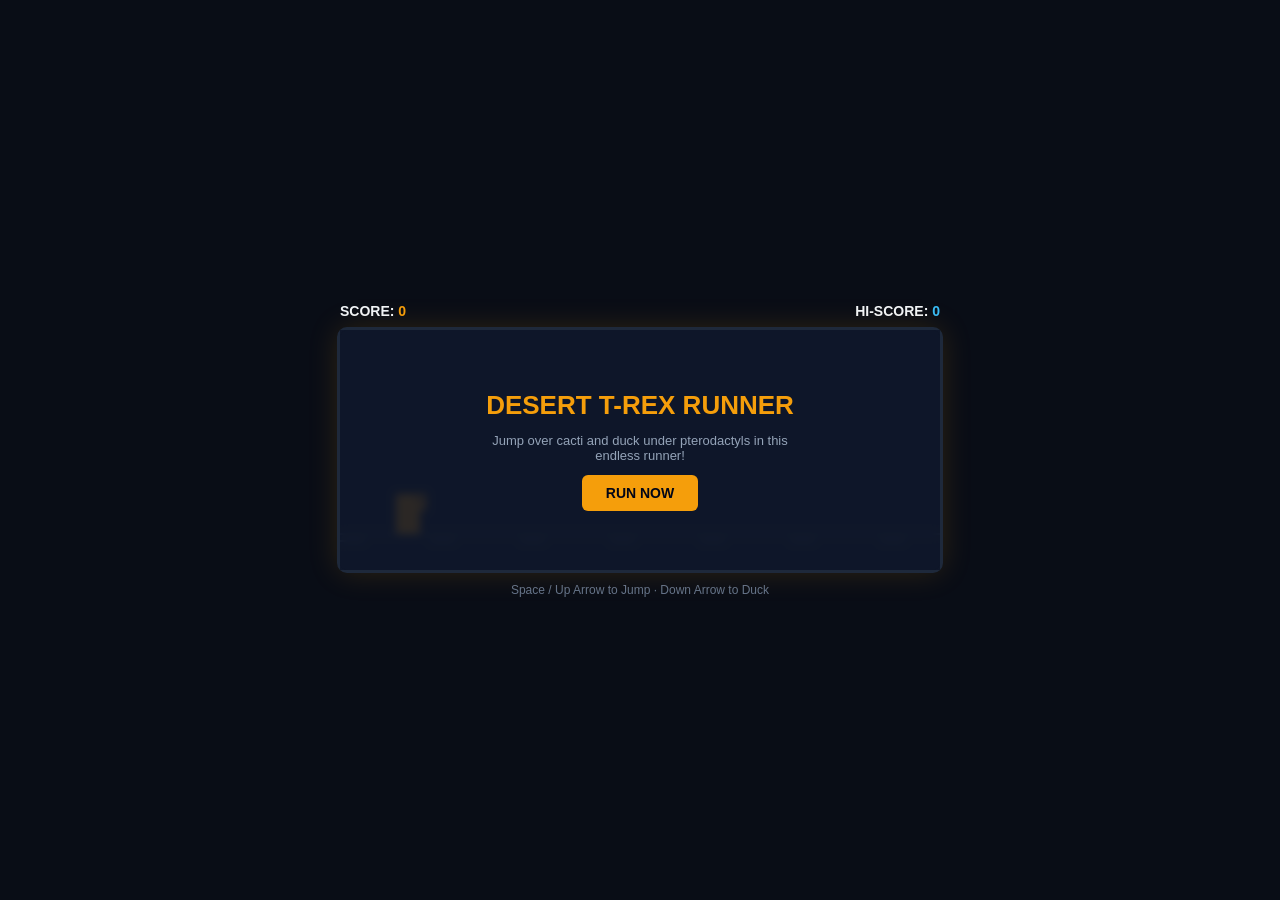
<file: docs/games/dino.html>
<!DOCTYPE html>
<html lang="en">
<head>
  <meta charset="UTF-8">
  <meta name="viewport" content="width=device-width, initial-scale=1.0">
  <title>T-Rex Runner</title>
  <style>
    * { box-sizing: border-box; margin: 0; padding: 0; user-select: none; }
    body {
      background: #090d16;
      color: #f1f5f9;
      font-family: -apple-system, BlinkMacSystemFont, "Segoe UI", Roboto, sans-serif;
      display: flex;
      flex-direction: column;
      align-items: center;
      justify-content: center;
      min-height: 100vh;
      overflow: hidden;
      touch-action: manipulation;
    }
    .hud {
      display: flex;
      justify-content: space-between;
      width: 100%;
      max-width: 600px;
      margin-bottom: 8px;
      font-size: 14px;
      font-weight: 700;
    }
    .game-box {
      position: relative;
      border: 3px solid #1e293b;
      border-radius: 10px;
      box-shadow: 0 0 30px rgba(245, 158, 11, 0.15);
      background: #0f172a;
    }
    canvas {
      display: block;
    }
    .overlay {
      position: absolute;
      inset: 0;
      background: rgba(15, 23, 42, 0.88);
      backdrop-filter: blur(4px);
      border-radius: 8px;
      display: flex;
      flex-direction: column;
      align-items: center;
      justify-content: center;
      gap: 12px;
      text-align: center;
      padding: 20px;
    }
    .btn {
      background: #f59e0b;
      color: #020617;
      border: none;
      padding: 10px 24px;
      border-radius: 6px;
      font-weight: 800;
      font-size: 14px;
      cursor: pointer;
    }
    .btn:hover { background: #fbbf24; }
    .hint {
      margin-top: 10px;
      font-size: 12px;
      color: #64748b;
    }
  </style>
</head>
<body>

  <div class="hud">
    <div>SCORE: <span id="score" style="color: #f59e0b;">0</span></div>
    <div>HI-SCORE: <span id="best" style="color: #38bdf8;">0</span></div>
  </div>

  <div class="game-box" onclick="handleClick()">
    <canvas id="canvas" width="600" height="240"></canvas>

    <div class="overlay" id="startScreen">
      <h2 style="font-size: 26px; color: #f59e0b; font-weight: 900;">DESERT T-REX RUNNER</h2>
      <p style="font-size: 13px; color: #94a3b8; max-width: 320px;">Jump over cacti and duck under pterodactyls in this endless runner!</p>
      <button class="btn" onclick="startGame(event)">RUN NOW</button>
    </div>

    <div class="overlay" id="endScreen" style="display: none;">
      <h2 style="font-size: 26px; color: #f43f5e; font-weight: 900;">CRASHED!</h2>
      <p style="font-size: 14px; color: #cbd5e1;">Distance: <span id="finalScore" style="color: #f59e0b; font-weight: bold;">0</span></p>
      <button class="btn" onclick="startGame(event)">RETRY</button>
    </div>
  </div>

  <div class="hint">Space / Up Arrow to Jump · Down Arrow to Duck</div>

  <script>
    const canvas = document.getElementById('canvas');
    const ctx = canvas.getContext('2d');
    const W = canvas.width;
    const H = canvas.height;
    const GROUND_Y = H - 36;

    let dino = {
      x: 50,
      y: GROUND_Y - 40,
      w: 36,
      h: 40,
      vy: 0,
      isGrounded: true,
      isDucking: false
    };

    let obstacles = [];
    let score = 0;
    let best = parseInt(localStorage.getItem('unblocked_dino_best') || '0', 10);
    let speed = 6;
    let spawnTimer = 0;
    let isRunning = false;
    let animId = null;

    document.getElementById('best').innerText = best;

    // Audio
    const audioCtx = new (window.AudioContext || window.webkitAudioContext)();
    function beep(freq, duration = 0.08) {
      try {
        if (audioCtx.state === 'suspended') audioCtx.resume();
        const osc = audioCtx.createOscillator();
        const g = audioCtx.createGain();
        osc.frequency.setValueAtTime(freq, audioCtx.currentTime);
        g.gain.setValueAtTime(0.08, audioCtx.currentTime);
        g.gain.exponentialRampToValueAtTime(0.001, audioCtx.currentTime + duration);
        osc.connect(g);
        g.connect(audioCtx.destination);
        osc.start();
        osc.stop(audioCtx.currentTime + duration);
      } catch(e) {}
    }

    function jump() {
      if (!isRunning) return;
      if (dino.isGrounded && !dino.isDucking) {
        dino.vy = -12.5;
        dino.isGrounded = false;
        beep(540, 0.06);
      }
    }

    function duck(isDuck) {
      if (!isRunning) return;
      dino.isDucking = isDuck;
      if (isDuck) {
        dino.h = 24;
        if (!dino.isGrounded) dino.vy += 4; // fast fall
      } else {
        dino.h = 40;
      }
    }

    function handleClick() {
      if (isRunning) jump();
    }

    function startGame(e) {
      if (e) e.stopPropagation();
      score = 0;
      speed = 6;
      obstacles = [];
      dino.y = GROUND_Y - 40;
      dino.vy = 0;
      dino.isGrounded = true;
      dino.isDucking = false;
      dino.h = 40;
      document.getElementById('score').innerText = '0';
      document.getElementById('startScreen').style.display = 'none';
      document.getElementById('endScreen').style.display = 'none';
      isRunning = true;
      loop();
    }

    window.addEventListener('keydown', e => {
      if (e.code === 'Space' || e.code === 'ArrowUp') {
        if (!isRunning) startGame();
        else jump();
        e.preventDefault();
      } else if (e.code === 'ArrowDown') {
        duck(true);
        e.preventDefault();
      }
    });

    window.addEventListener('keyup', e => {
      if (e.code === 'ArrowDown') {
        duck(false);
      }
    });

    function spawnObstacle() {
      const type = Math.random() < 0.25 && score > 200 ? 'bird' : 'cactus';
      if (type === 'cactus') {
        const h = Math.random() < 0.4 ? 44 : 34;
        obstacles.push({
          x: W + 20,
          y: GROUND_Y - h,
          w: 22,
          h: h,
          type: 'cactus'
        });
      } else {
        // Pterodactyl flying at low or medium altitude
        const flyY = Math.random() < 0.5 ? GROUND_Y - 36 : GROUND_Y - 60;
        obstacles.push({
          x: W + 20,
          y: flyY,
          w: 34,
          h: 22,
          type: 'bird'
        });
      }
    }

    function loop() {
      if (!isRunning) return;

      score++;
      document.getElementById('score').innerText = Math.floor(score / 5);
      if (Math.floor(score / 5) > best) {
        best = Math.floor(score / 5);
        localStorage.setItem('unblocked_dino_best', best);
        document.getElementById('best').innerText = best;
      }

      // Physics
      dino.vy += 0.75; // gravity
      dino.y += dino.vy;

      if (dino.y + dino.h >= GROUND_Y) {
        dino.y = GROUND_Y - dino.h;
        dino.vy = 0;
        dino.isGrounded = true;
      }

      // Speed up slowly
      if (score % 400 === 0 && speed < 14) {
        speed += 0.5;
        beep(780, 0.1);
      }

      // Obstacles
      spawnTimer++;
      if (spawnTimer > (80 - Math.min(40, speed * 2)) + Math.random() * 40) {
        spawnObstacle();
        spawnTimer = 0;
      }

      for (let i = obstacles.length - 1; i >= 0; i--) {
        const obs = obstacles[i];
        obs.x -= speed;

        // Collision Check (AABB with slight padding)
        const pad = 4;
        if (
          dino.x + pad < obs.x + obs.w - pad &&
          dino.x + dino.w - pad > obs.x + pad &&
          dino.y + pad < obs.y + obs.h - pad &&
          dino.y + dino.h - pad > obs.y + pad
        ) {
          gameOver();
          return;
        }

        if (obs.x + obs.w < 0) {
          obstacles.splice(i, 1);
        }
      }

      draw();
      animId = requestAnimationFrame(loop);
    }

    function gameOver() {
      isRunning = false;
      beep(150, 0.35, 'sawtooth');
      document.getElementById('finalScore').innerText = Math.floor(score / 5);
      document.getElementById('endScreen').style.display = 'flex';
    }

    function draw() {
      ctx.fillStyle = '#0f172a';
      ctx.fillRect(0, 0, W, H);

      // Ground Line
      ctx.strokeStyle = '#334155';
      ctx.lineWidth = 2;
      ctx.beginPath();
      ctx.moveTo(0, GROUND_Y);
      ctx.lineTo(W, GROUND_Y);
      ctx.stroke();

      // Ground texture dashes
      ctx.fillStyle = '#475569';
      for (let i = 0; i < 8; i++) {
        let gx = (i * 90 - (score * speed * 0.1) % 90);
        ctx.fillRect(gx, GROUND_Y + 6, 25, 2);
      }

      // Obstacles
      obstacles.forEach(obs => {
        if (obs.type === 'cactus') {
          ctx.fillStyle = '#10b981';
          ctx.fillRect(obs.x + 6, obs.y, 10, obs.h);
          ctx.fillRect(obs.x, obs.y + 8, 6, 12);
          ctx.fillRect(obs.x + 16, obs.y + 12, 6, 10);
        } else {
          // Bird
          ctx.fillStyle = '#f43f5e';
          ctx.fillRect(obs.x, obs.y + 6, obs.w, 10);
          ctx.fillRect(obs.x + 8, obs.y, 8, 6);
        }
      });

      // Dino
      ctx.fillStyle = '#f59e0b';
      if (dino.isDucking) {
        ctx.fillRect(dino.x, dino.y, dino.w + 10, dino.h);
        ctx.fillStyle = '#020617';
        ctx.fillRect(dino.x + dino.w - 2, dino.y + 4, 3, 3);
      } else {
        // Body
        ctx.fillRect(dino.x + 6, dino.y, 24, dino.h);
        // Head
        ctx.fillRect(dino.x + 18, dino.y, 18, 16);
        // Eye
        ctx.fillStyle = '#020617';
        ctx.fillRect(dino.x + 28, dino.y + 4, 4, 4);
        ctx.fillStyle = '#f59e0b';
        // Legs
        ctx.fillRect(dino.x + 10, dino.y + dino.h - 6, 4, 6);
        ctx.fillRect(dino.x + 20, dino.y + dino.h - 6, 4, 6);
      }
    }

    draw();
  </script>
</body>
</html>
</file>
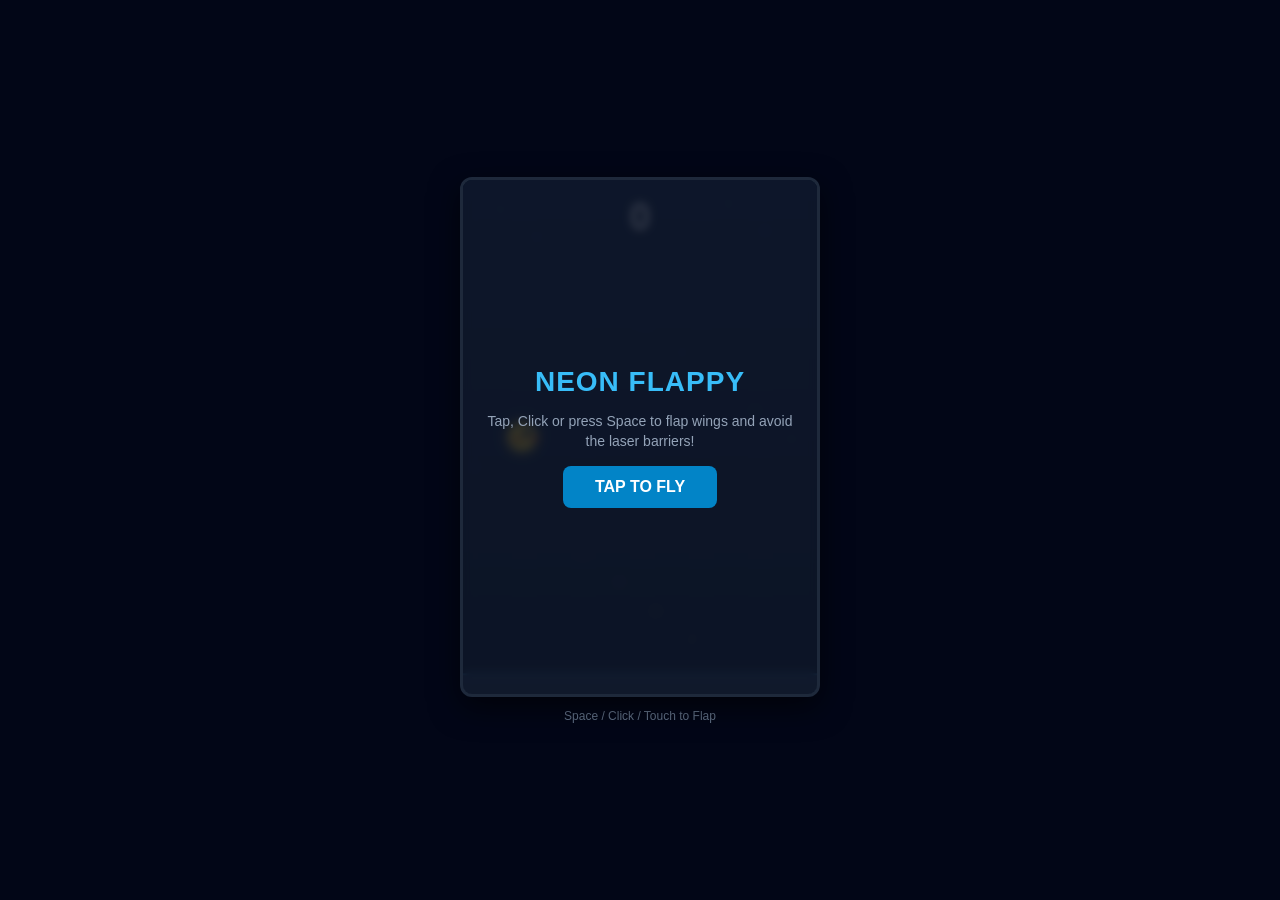
<file: docs/games/flappy.html>
<!DOCTYPE html>
<html lang="en">
<head>
  <meta charset="UTF-8">
  <meta name="viewport" content="width=device-width, initial-scale=1.0">
  <title>Flappy Bird Neon</title>
  <style>
    * { box-sizing: border-box; margin: 0; padding: 0; user-select: none; }
    body {
      background: #020617;
      color: #f8fafc;
      font-family: -apple-system, BlinkMacSystemFont, "Segoe UI", Roboto, sans-serif;
      display: flex;
      flex-direction: column;
      align-items: center;
      justify-content: center;
      min-height: 100vh;
      overflow: hidden;
      touch-action: manipulation;
    }
    .game-box {
      position: relative;
      width: 360px;
      height: 520px;
      border: 3px solid #1e293b;
      border-radius: 12px;
      overflow: hidden;
      box-shadow: 0 10px 30px rgba(0, 0, 0, 0.6);
    }
    canvas {
      display: block;
      width: 100%;
      height: 100%;
    }
    .hud {
      position: absolute;
      top: 16px;
      left: 0;
      right: 0;
      text-align: center;
      font-size: 38px;
      font-weight: 900;
      color: #ffffff;
      text-shadow: 0 3px 6px rgba(0,0,0,0.8);
      pointer-events: none;
      z-index: 5;
    }
    .overlay {
      position: absolute;
      inset: 0;
      background: rgba(15, 23, 42, 0.85);
      backdrop-filter: blur(4px);
      display: flex;
      flex-direction: column;
      align-items: center;
      justify-content: center;
      z-index: 10;
      gap: 14px;
      padding: 24px;
      text-align: center;
    }
    .title {
      font-size: 28px;
      font-weight: 900;
      color: #38bdf8;
      letter-spacing: 1px;
    }
    .desc {
      font-size: 14px;
      color: #94a3b8;
      line-height: 1.4;
    }
    .score-card {
      background: #1e293b;
      border: 1px solid #334155;
      border-radius: 8px;
      padding: 12px 24px;
      width: 100%;
      display: flex;
      justify-content: space-around;
    }
    .stat-label { font-size: 11px; color: #94a3b8; text-transform: uppercase; font-weight: 700; }
    .stat-val { font-size: 22px; font-weight: 900; color: #f8fafc; }
    .btn {
      background: #0284c7;
      color: white;
      border: none;
      padding: 12px 32px;
      border-radius: 8px;
      font-weight: 700;
      font-size: 16px;
      cursor: pointer;
      transition: all 0.2s;
    }
    .btn:hover { background: #0369a1; transform: scale(1.04); }
    .footer-hint {
      margin-top: 12px;
      font-size: 12px;
      color: #64748b;
    }
  </style>
</head>
<body>

  <div class="game-box" id="gameBox" onclick="handleClick()">
    <div class="hud" id="hud">0</div>
    <canvas id="canvas" width="360" height="520"></canvas>

    <div class="overlay" id="startScreen">
      <div class="title">NEON FLAPPY</div>
      <div class="desc">Tap, Click or press Space to flap wings and avoid the laser barriers!</div>
      <button class="btn" onclick="startGame(event)">TAP TO FLY</button>
    </div>

    <div class="overlay" id="gameOverScreen" style="display: none;">
      <div class="title" style="color: #f43f5e;">CRASHED!</div>
      <div class="score-card">
        <div>
          <div class="stat-label">Score</div>
          <div class="stat-val" id="finalScore">0</div>
        </div>
        <div>
          <div class="stat-label">Best</div>
          <div class="stat-val" id="highScore">0</div>
        </div>
      </div>
      <button class="btn" onclick="startGame(event)">PLAY AGAIN</button>
    </div>
  </div>

  <div class="footer-hint">Space / Click / Touch to Flap</div>

  <script>
    const canvas = document.getElementById('canvas');
    const ctx = canvas.getContext('2d');

    const W = canvas.width;
    const H = canvas.height;

    let bird = { x: 60, y: H / 2, vy: 0, r: 14 };
    let pipes = [];
    let score = 0;
    let best = parseInt(localStorage.getItem('unblocked_flappy_best') || '0', 10);
    let state = 'menu'; // menu, playing, dead
    let frame = 0;
    let animId = null;

    document.getElementById('highScore').innerText = best;

    // Web Audio
    const audioCtx = new (window.AudioContext || window.webkitAudioContext)();
    function beep(freq, duration, type='sine') {
      try {
        if (audioCtx.state === 'suspended') audioCtx.resume();
        const osc = audioCtx.createOscillator();
        const g = audioCtx.createGain();
        osc.type = type;
        osc.frequency.setValueAtTime(freq, audioCtx.currentTime);
        g.gain.setValueAtTime(0.1, audioCtx.currentTime);
        g.gain.exponentialRampToValueAtTime(0.001, audioCtx.currentTime + duration);
        osc.connect(g);
        g.connect(audioCtx.destination);
        osc.start();
        osc.stop(audioCtx.currentTime + duration);
      } catch(e) {}
    }

    function flap() {
      if (state !== 'playing') return;
      bird.vy = -7.5;
      beep(620, 0.08, 'triangle');
    }

    function startGame(e) {
      if (e) e.stopPropagation();
      bird.y = H / 2;
      bird.vy = -4;
      pipes = [];
      score = 0;
      frame = 0;
      document.getElementById('hud').innerText = '0';
      document.getElementById('startScreen').style.display = 'none';
      document.getElementById('gameOverScreen').style.display = 'none';
      state = 'playing';
      loop();
    }

    function handleClick() {
      if (state === 'playing') flap();
    }

    window.addEventListener('keydown', e => {
      if (e.code === 'Space' || e.code === 'ArrowUp') {
        if (state === 'playing') flap();
        else if (state === 'menu' || state === 'dead') startGame();
        e.preventDefault();
      }
    });

    function spawnPipe() {
      const gap = 125;
      const topH = Math.floor(Math.random() * (H - gap - 160)) + 60;
      pipes.push({
        x: W,
        top: topH,
        bottom: topH + gap,
        width: 52,
        passed: false
      });
    }

    function loop() {
      if (state !== 'playing') return;
      frame++;

      // Physics
      bird.vy += 0.38; // gravity
      bird.y += bird.vy;

      // Spawn pipes every 90 frames
      if (frame % 85 === 0) {
        spawnPipe();
      }

      // Move pipes
      for (let i = pipes.length - 1; i >= 0; i--) {
        const p = pipes[i];
        p.x -= 2.6;

        // Score
        if (!p.passed && p.x + p.width < bird.x) {
          p.passed = true;
          score++;
          document.getElementById('hud').innerText = score;
          beep(880, 0.1, 'sine');
          if (score > best) {
            best = score;
            localStorage.setItem('unblocked_flappy_best', best);
            document.getElementById('highScore').innerText = best;
          }
        }

        // Collision detection
        if (
          bird.x + bird.r > p.x &&
          bird.x - bird.r < p.x + p.width &&
          (bird.y - bird.r < p.top || bird.y + bird.r > p.bottom)
        ) {
          die();
          return;
        }

        if (p.x + p.width < 0) {
          pipes.splice(i, 1);
        }
      }

      // Floor & ceiling collision
      if (bird.y + bird.r >= H - 20 || bird.y - bird.r <= 0) {
        die();
        return;
      }

      draw();
      animId = requestAnimationFrame(loop);
    }

    function die() {
      state = 'dead';
      beep(150, 0.3, 'sawtooth');
      document.getElementById('finalScore').innerText = score;
      document.getElementById('gameOverScreen').style.display = 'flex';
      draw();
    }

    function draw() {
      // Sky gradient
      const skyGrad = ctx.createLinearGradient(0, 0, 0, H);
      skyGrad.addColorStop(0, '#0c1a30');
      skyGrad.addColorStop(1, '#050b14');
      ctx.fillStyle = skyGrad;
      ctx.fillRect(0, 0, W, H);

      // Distant stars / lights
      ctx.fillStyle = 'rgba(255, 255, 255, 0.3)';
      for (let i = 0; i < 20; i++) {
        let sx = (i * 37 + frame * 0.2) % W;
        let sy = (i * 29) % (H - 50);
        ctx.fillRect(sx, sy, 2, 2);
      }

      // Draw Pipes
      pipes.forEach(p => {
        // Top Pipe
        ctx.fillStyle = '#0284c7';
        ctx.strokeStyle = '#38bdf8';
        ctx.lineWidth = 2;
        ctx.fillRect(p.x, 0, p.width, p.top);
        ctx.strokeRect(p.x, 0, p.width, p.top);

        // Cap top
        ctx.fillStyle = '#38bdf8';
        ctx.fillRect(p.x - 3, p.top - 12, p.width + 6, 12);

        // Bottom Pipe
        ctx.fillStyle = '#0284c7';
        ctx.fillRect(p.x, p.bottom, p.width, H - p.bottom);
        ctx.strokeRect(p.x, p.bottom, p.width, H - p.bottom);

        // Cap bottom
        ctx.fillStyle = '#38bdf8';
        ctx.fillRect(p.x - 3, p.bottom, p.width + 6, 12);
      });

      // Floor
      ctx.fillStyle = '#1e293b';
      ctx.fillRect(0, H - 20, W, 20);
      ctx.strokeStyle = '#38bdf8';
      ctx.beginPath();
      ctx.moveTo(0, H - 20);
      ctx.lineTo(W, H - 20);
      ctx.stroke();

      // Bird
      ctx.save();
      ctx.translate(bird.x, bird.y);
      let angle = Math.min(Math.PI / 4, Math.max(-Math.PI / 4, (bird.vy * 4) * (Math.PI / 180)));
      ctx.rotate(angle);

      // Bird Glow & Body
      ctx.shadowColor = '#facc15';
      ctx.shadowBlur = 12;
      ctx.fillStyle = '#facc15';
      ctx.beginPath();
      ctx.arc(0, 0, bird.r, 0, Math.PI * 2);
      ctx.fill();
      ctx.shadowBlur = 0;

      // Eye
      ctx.fillStyle = '#0f172a';
      ctx.beginPath();
      ctx.arc(5, -4, 3.5, 0, Math.PI * 2);
      ctx.fill();

      // Beak
      ctx.fillStyle = '#ea580c';
      ctx.beginPath();
      ctx.moveTo(10, -2);
      ctx.lineTo(18, 2);
      ctx.lineTo(10, 6);
      ctx.closePath();
      ctx.fill();

      // Wing
      ctx.fillStyle = '#f59e0b';
      ctx.beginPath();
      ctx.ellipse(-5, 2, 7, 4, 0, 0, Math.PI * 2);
      ctx.fill();

      ctx.restore();
    }

    draw();
  </script>
</body>
</html>
</file>
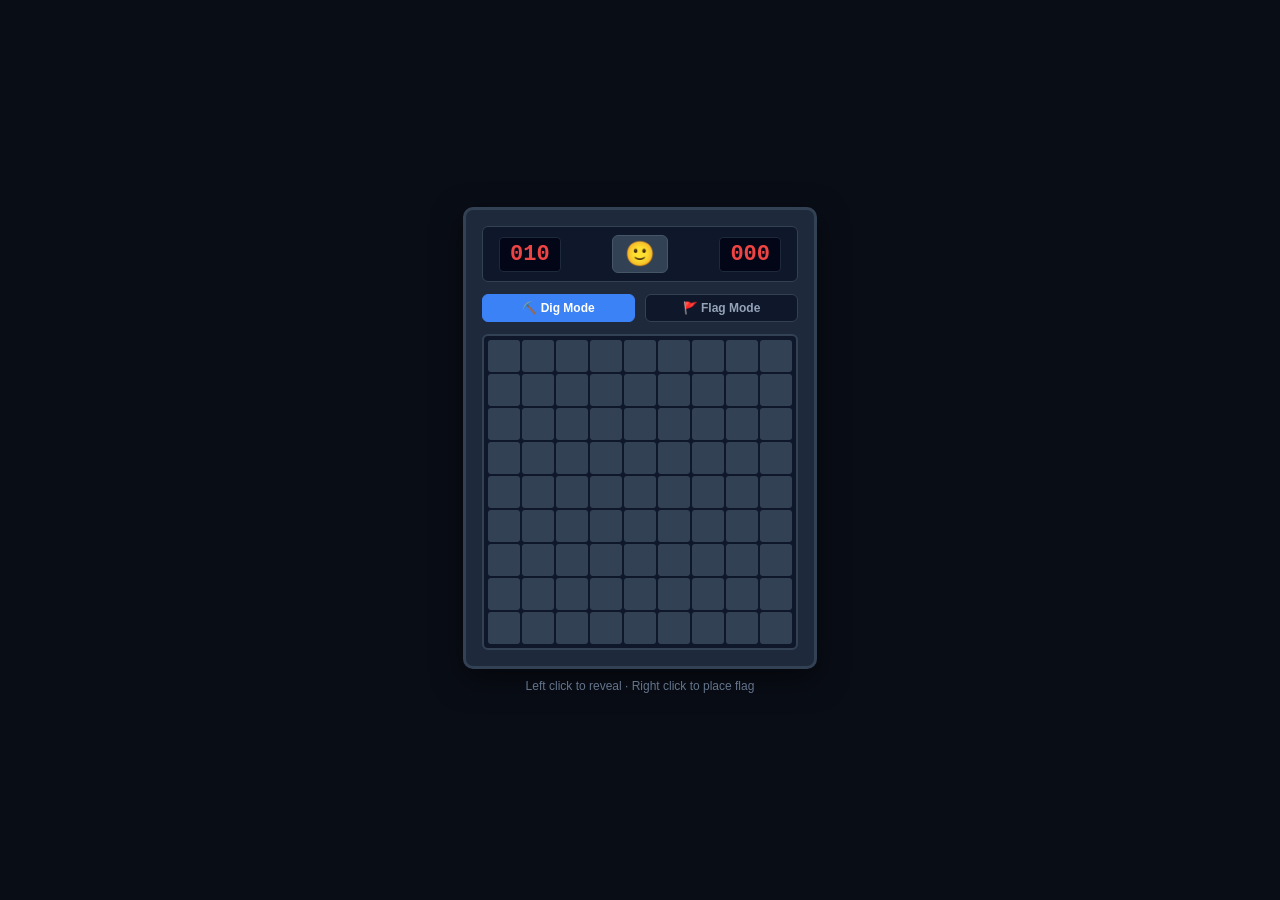
<file: docs/games/minesweeper.html>
<!DOCTYPE html>
<html lang="en">
<head>
  <meta charset="UTF-8">
  <meta name="viewport" content="width=device-width, initial-scale=1.0">
  <title>Retro Minesweeper</title>
  <style>
    * { box-sizing: border-box; margin: 0; padding: 0; user-select: none; }
    body {
      background: #090d16;
      color: #f1f5f9;
      font-family: -apple-system, BlinkMacSystemFont, "Segoe UI", Roboto, sans-serif;
      display: flex;
      flex-direction: column;
      align-items: center;
      justify-content: center;
      min-height: 100vh;
      padding: 12px;
    }
    .wrapper {
      background: #1e293b;
      border: 3px solid #334155;
      border-radius: 10px;
      padding: 16px;
      box-shadow: 0 10px 30px rgba(0,0,0,0.5);
      display: flex;
      flex-direction: column;
      gap: 12px;
      align-items: center;
    }
    .header-bar {
      display: flex;
      justify-content: space-between;
      align-items: center;
      width: 100%;
      background: #0f172a;
      padding: 8px 16px;
      border-radius: 6px;
      border: 1px solid #334155;
    }
    .digit-box {
      font-family: 'Courier New', Courier, monospace;
      background: #020617;
      color: #ef4444;
      font-size: 22px;
      font-weight: 900;
      padding: 4px 10px;
      border-radius: 4px;
      min-width: 55px;
      text-align: center;
      border: 1px solid #1e293b;
    }
    .face-btn {
      font-size: 24px;
      background: #334155;
      border: 1px solid #475569;
      border-radius: 6px;
      cursor: pointer;
      padding: 4px 12px;
      transition: transform 0.1s;
    }
    .face-btn:active { transform: scale(0.92); }
    .grid {
      display: grid;
      gap: 2px;
      background: #0f172a;
      padding: 4px;
      border-radius: 6px;
      border: 2px solid #334155;
    }
    .cell {
      width: 32px;
      height: 32px;
      background: #334155;
      border-radius: 3px;
      display: flex;
      align-items: center;
      justify-content: center;
      font-size: 14px;
      font-weight: 800;
      cursor: pointer;
      transition: background 0.1s;
    }
    .cell:hover:not(.revealed) { background: #475569; }
    .cell.revealed { background: #0f172a; cursor: default; }
    .cell.mine { background: #dc2626 !important; }
    .cell-1 { color: #38bdf8; }
    .cell-2 { color: #4ade80; }
    .cell-3 { color: #f87171; }
    .cell-4 { color: #818cf8; }
    .cell-5 { color: #fb923c; }
    .cell-6 { color: #2dd4bf; }
    .cell-7 { color: #e879f9; }
    .cell-8 { color: #cbd5e1; }
    .tools {
      display: flex;
      gap: 10px;
      width: 100%;
      justify-content: space-between;
    }
    .toggle-btn {
      flex: 1;
      padding: 6px 12px;
      background: #0f172a;
      color: #94a3b8;
      border: 1px solid #334155;
      border-radius: 6px;
      font-size: 12px;
      font-weight: 600;
      cursor: pointer;
    }
    .toggle-btn.active {
      background: #3b82f6;
      color: #fff;
      border-color: #3b82f6;
    }
  </style>
</head>
<body>

  <div class="wrapper">
    <div class="header-bar">
      <div class="digit-box" id="mineCounter">010</div>
      <button class="face-btn" id="faceBtn" onclick="initGame()">🙂</button>
      <div class="digit-box" id="timer">000</div>
    </div>

    <div class="tools">
      <button class="toggle-btn active" id="modeDig" onclick="setMode('dig')">⛏️ Dig Mode</button>
      <button class="toggle-btn" id="modeFlag" onclick="setMode('flag')">🚩 Flag Mode</button>
    </div>

    <div class="grid" id="grid"></div>
  </div>

  <p style="margin-top: 10px; font-size: 12px; color: #64748b;">Left click to reveal · Right click to place flag</p>

  <script>
    const ROWS = 9;
    const COLS = 9;
    const TOTAL_MINES = 10;

    let board = [];
    let state = 'ready'; // ready, playing, lost, won
    let minesLeft = TOTAL_MINES;
    let timerVal = 0;
    let timerId = null;
    let currentMode = 'dig';

    function setMode(mode) {
      currentMode = mode;
      document.getElementById('modeDig').classList.toggle('active', mode === 'dig');
      document.getElementById('modeFlag').classList.toggle('active', mode === 'flag');
    }

    function initGame() {
      state = 'ready';
      minesLeft = TOTAL_MINES;
      timerVal = 0;
      clearInterval(timerId);
      timerId = null;
      document.getElementById('faceBtn').innerText = '🙂';
      document.getElementById('mineCounter').innerText = String(minesLeft).padStart(3, '0');
      document.getElementById('timer').innerText = '000';

      board = [];
      const grid = document.getElementById('grid');
      grid.style.gridTemplateColumns = `repeat(${COLS}, 32px)`;
      grid.innerHTML = '';

      for (let r = 0; r < ROWS; r++) {
        board[r] = [];
        for (let c = 0; c < COLS; c++) {
          const cellData = {
            r, c,
            isMine: false,
            revealed: false,
            flagged: false,
            count: 0
          };
          board[r][c] = cellData;

          const el = document.createElement('div');
          el.className = 'cell';
          el.id = `cell-${r}-${c}`;
          el.addEventListener('click', () => handleCellClick(r, c));
          el.addEventListener('contextmenu', e => {
            e.preventDefault();
            toggleFlag(r, c);
          });
          grid.appendChild(el);
        }
      }
    }

    function placeMines(firstR, firstC) {
      let placed = 0;
      while (placed < TOTAL_MINES) {
        let r = Math.floor(Math.random() * ROWS);
        let c = Math.floor(Math.random() * COLS);
        // keep 3x3 around first click safe
        if (Math.abs(r - firstR) <= 1 && Math.abs(c - firstC) <= 1) continue;
        if (!board[r][c].isMine) {
          board[r][c].isMine = true;
          placed++;
        }
      }

      // calculate counts
      for (let r = 0; r < ROWS; r++) {
        for (let c = 0; c < COLS; c++) {
          if (!board[r][c].isMine) {
            let count = 0;
            for (let dr = -1; dr <= 1; dr++) {
              for (let dc = -1; dc <= 1; dc++) {
                let nr = r + dr, nc = c + dc;
                if (nr >= 0 && nr < ROWS && nc >= 0 && nc < COLS && board[nr][nc].isMine) {
                  count++;
                }
              }
            }
            board[r][c].count = count;
          }
        }
      }
    }

    function handleCellClick(r, c) {
      if (state === 'lost' || state === 'won') return;
      if (currentMode === 'flag') {
        toggleFlag(r, c);
        return;
      }

      const cell = board[r][c];
      if (cell.flagged || cell.revealed) return;

      if (state === 'ready') {
        state = 'playing';
        placeMines(r, c);
        timerId = setInterval(() => {
          timerVal = Math.min(999, timerVal + 1);
          document.getElementById('timer').innerText = String(timerVal).padStart(3, '0');
        }, 1000);
      }

      if (cell.isMine) {
        gameOver(false);
        return;
      }

      reveal(r, c);
      checkWin();
    }

    function reveal(r, c) {
      if (r < 0 || r >= ROWS || c < 0 || c >= COLS) return;
      const cell = board[r][c];
      if (cell.revealed || cell.flagged || cell.isMine) return;

      cell.revealed = true;
      const el = document.getElementById(`cell-${r}-${c}`);
      el.classList.add('revealed');

      if (cell.count > 0) {
        el.innerText = cell.count;
        el.classList.add(`cell-${cell.count}`);
      } else {
        // flood fill
        for (let dr = -1; dr <= 1; dr++) {
          for (let dc = -1; dc <= 1; dc++) {
            if (dr !== 0 || dc !== 0) reveal(r + dr, c + dc);
          }
        }
      }
    }

    function toggleFlag(r, c) {
      if (state === 'lost' || state === 'won') return;
      const cell = board[r][c];
      if (cell.revealed) return;

      cell.flagged = !cell.flagged;
      const el = document.getElementById(`cell-${r}-${c}`);
      if (cell.flagged) {
        el.innerText = '🚩';
        minesLeft--;
      } else {
        el.innerText = '';
        minesLeft++;
      }
      document.getElementById('mineCounter').innerText = String(Math.max(-99, minesLeft)).padStart(3, '0');
      checkWin();
    }

    function checkWin() {
      let unrevealedSafe = 0;
      for (let r = 0; r < ROWS; r++) {
        for (let c = 0; c < COLS; c++) {
          if (!board[r][c].isMine && !board[r][c].revealed) {
            unrevealedSafe++;
          }
        }
      }
      if (unrevealedSafe === 0) {
        gameOver(true);
      }
    }

    function gameOver(won) {
      state = won ? 'won' : 'lost';
      clearInterval(timerId);
      document.getElementById('faceBtn').innerText = won ? '😎' : '😵';

      // reveal all mines
      for (let r = 0; r < ROWS; r++) {
        for (let c = 0; c < COLS; c++) {
          const cell = board[r][c];
          const el = document.getElementById(`cell-${r}-${c}`);
          if (cell.isMine) {
            el.innerText = '💣';
            if (!won) el.classList.add('mine');
          }
        }
      }
    }

    initGame();
  </script>
</body>
</html>
</file>
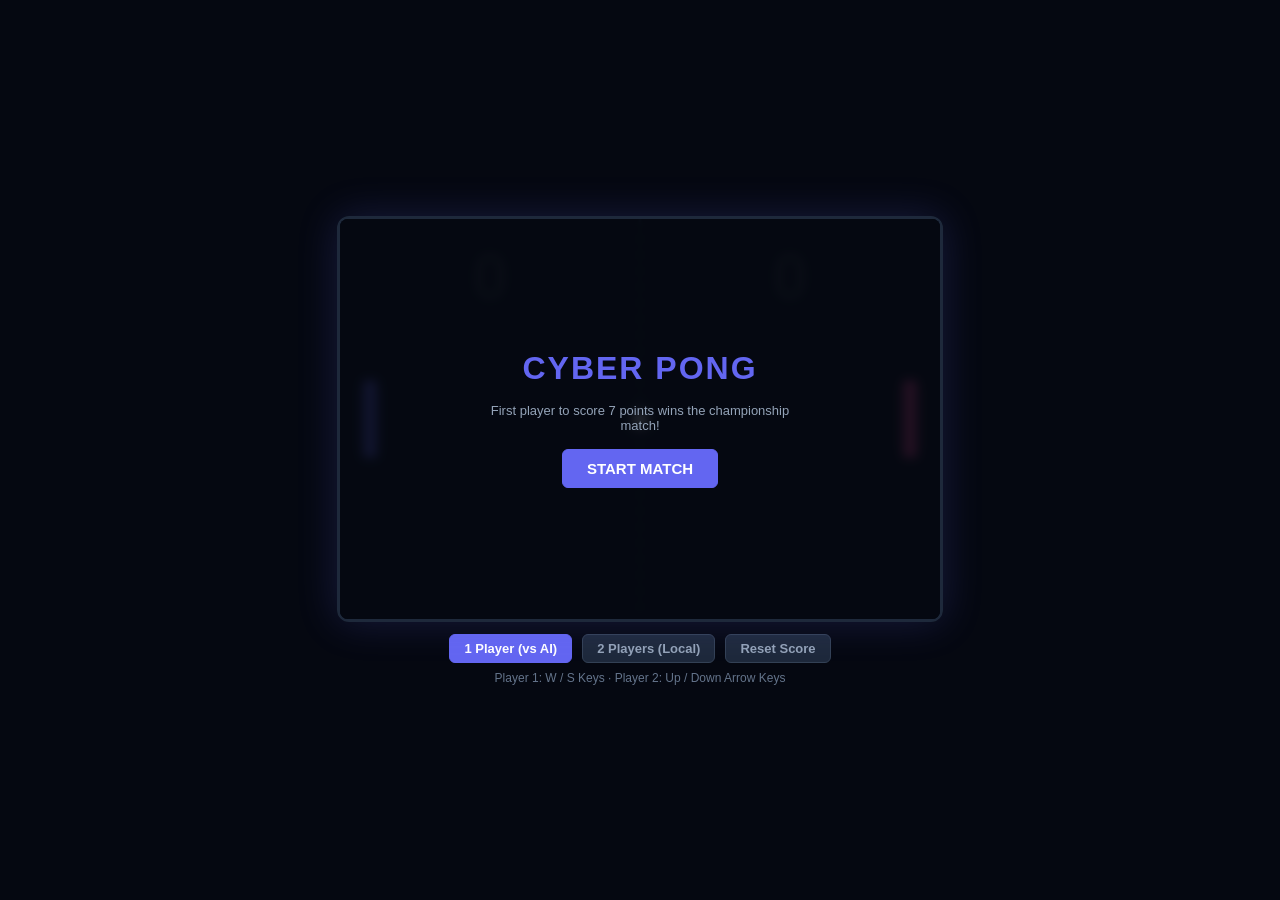
<file: docs/games/pong.html>
<!DOCTYPE html>
<html lang="en">
<head>
  <meta charset="UTF-8">
  <meta name="viewport" content="width=device-width, initial-scale=1.0">
  <title>Cyber Pong Neon</title>
  <style>
    * { box-sizing: border-box; margin: 0; padding: 0; user-select: none; }
    body {
      background: #050811;
      color: #f8fafc;
      font-family: -apple-system, BlinkMacSystemFont, "Segoe UI", Roboto, sans-serif;
      display: flex;
      flex-direction: column;
      align-items: center;
      justify-content: center;
      min-height: 100vh;
      overflow: hidden;
    }
    .game-container {
      position: relative;
      border: 3px solid #1e293b;
      border-radius: 12px;
      box-shadow: 0 0 40px rgba(99, 102, 241, 0.2);
    }
    canvas {
      display: block;
      background: #090d1a;
      border-radius: 8px;
    }
    .mode-bar {
      margin-top: 12px;
      display: flex;
      gap: 10px;
      align-items: center;
    }
    .btn {
      background: #1e293b;
      color: #94a3b8;
      border: 1px solid #334155;
      padding: 6px 14px;
      border-radius: 6px;
      font-size: 13px;
      font-weight: 600;
      cursor: pointer;
      transition: all 0.2s;
    }
    .btn.active {
      background: #6366f1;
      color: #ffffff;
      border-color: #6366f1;
    }
    .overlay {
      position: absolute;
      inset: 0;
      background: rgba(5, 8, 17, 0.88);
      backdrop-filter: blur(5px);
      border-radius: 8px;
      display: flex;
      flex-direction: column;
      align-items: center;
      justify-content: center;
      gap: 16px;
      text-align: center;
    }
    .title { font-size: 32px; font-weight: 900; color: #6366f1; letter-spacing: 2px; }
    .hint { font-size: 12px; color: #64748b; margin-top: 8px; }
  </style>
</head>
<body>

  <div class="game-container">
    <canvas id="canvas" width="600" height="400"></canvas>

    <div class="overlay" id="startOverlay">
      <div class="title">CYBER PONG</div>
      <p style="font-size: 13px; color: #94a3b8; max-width: 320px;">First player to score 7 points wins the championship match!</p>
      <button class="btn active" style="padding: 10px 24px; font-size: 15px;" onclick="startGame()">START MATCH</button>
    </div>

    <div class="overlay" id="endOverlay" style="display: none;">
      <div class="title" id="winnerTitle">PLAYER 1 WINS!</div>
      <button class="btn active" style="padding: 10px 24px; font-size: 15px;" onclick="startGame()">REMATCH</button>
    </div>
  </div>

  <div class="mode-bar">
    <button class="btn active" id="btn1P" onclick="setMode('1p')">1 Player (vs AI)</button>
    <button class="btn" id="btn2P" onclick="setMode('2p')">2 Players (Local)</button>
    <button class="btn" onclick="resetScore()">Reset Score</button>
  </div>

  <div class="hint">Player 1: W / S Keys · Player 2: Up / Down Arrow Keys</div>

  <script>
    const canvas = document.getElementById('canvas');
    const ctx = canvas.getContext('2d');
    const W = canvas.width;
    const H = canvas.height;

    const PADDLE_W = 12;
    const PADDLE_H = 75;
    const BALL_R = 7;

    let p1 = { y: H / 2 - PADDLE_H / 2, score: 0, speed: 6 };
    let p2 = { y: H / 2 - PADDLE_H / 2, score: 0, speed: 6 };
    let ball = { x: W / 2, y: H / 2, vx: 5, vy: 3 };
    let trail = [];

    let mode = '1p'; // '1p' or '2p'
    let isRunning = false;
    let keys = {};

    // Web Audio
    const audioCtx = new (window.AudioContext || window.webkitAudioContext)();
    function ping(freq = 440) {
      try {
        if (audioCtx.state === 'suspended') audioCtx.resume();
        const osc = audioCtx.createOscillator();
        const g = audioCtx.createGain();
        osc.frequency.setValueAtTime(freq, audioCtx.currentTime);
        g.gain.setValueAtTime(0.1, audioCtx.currentTime);
        g.gain.exponentialRampToValueAtTime(0.001, audioCtx.currentTime + 0.1);
        osc.connect(g);
        g.connect(audioCtx.destination);
        osc.start();
        osc.stop(audioCtx.currentTime + 0.1);
      } catch(e) {}
    }

    function setMode(newMode) {
      mode = newMode;
      document.getElementById('btn1P').classList.toggle('active', mode === '1p');
      document.getElementById('btn2P').classList.toggle('active', mode === '2p');
      resetScore();
    }

    function resetScore() {
      p1.score = 0;
      p2.score = 0;
      resetBall();
    }

    function resetBall(direction = 1) {
      ball.x = W / 2;
      ball.y = H / 2;
      ball.vx = (direction * 5);
      ball.vy = (Math.random() * 4 - 2) || 2;
      trail = [];
    }

    function startGame() {
      p1.score = 0;
      p2.score = 0;
      p1.y = H / 2 - PADDLE_H / 2;
      p2.y = H / 2 - PADDLE_H / 2;
      resetBall(Math.random() < 0.5 ? 1 : -1);
      document.getElementById('startOverlay').style.display = 'none';
      document.getElementById('endOverlay').style.display = 'none';
      isRunning = true;
    }

    window.addEventListener('keydown', e => { keys[e.code] = true; });
    window.addEventListener('keyup', e => { keys[e.code] = false; });

    function update() {
      if (!isRunning) return;

      // P1 controls (W/S)
      if (keys['KeyW']) p1.y -= p1.speed;
      if (keys['KeyS']) p1.y += p1.speed;
      p1.y = Math.max(0, Math.min(H - PADDLE_H, p1.y));

      // P2 controls
      if (mode === '2p') {
        if (keys['ArrowUp']) p2.y -= p2.speed;
        if (keys['ArrowDown']) p2.y += p2.speed;
      } else {
        // AI with smooth tracking
        const target = ball.y - PADDLE_H / 2;
        p2.y += (target - p2.y) * 0.085;
      }
      p2.y = Math.max(0, Math.min(H - PADDLE_H, p2.y));

      // Move ball
      ball.x += ball.vx;
      ball.y += ball.vy;

      // Add to trail
      trail.push({ x: ball.x, y: ball.y });
      if (trail.length > 8) trail.shift();

      // Wall bounce top/bottom
      if (ball.y - BALL_R <= 0) {
        ball.y = BALL_R;
        ball.vy = -ball.vy;
        ping(300);
      } else if (ball.y + BALL_R >= H) {
        ball.y = H - BALL_R;
        ball.vy = -ball.vy;
        ping(300);
      }

      // Left paddle hit
      if (ball.x - BALL_R <= 24 + PADDLE_W && ball.x + BALL_R >= 24) {
        if (ball.y >= p1.y && ball.y <= p1.y + PADDLE_H) {
          ball.vx = Math.abs(ball.vx) * 1.05; // speed up
          const hitOffset = (ball.y - (p1.y + PADDLE_H / 2)) / (PADDLE_H / 2);
          ball.vy = hitOffset * 6;
          ping(520);
        }
      }

      // Right paddle hit
      if (ball.x + BALL_R >= W - 24 - PADDLE_W && ball.x - BALL_R <= W - 24) {
        if (ball.y >= p2.y && ball.y <= p2.y + PADDLE_H) {
          ball.vx = -Math.abs(ball.vx) * 1.05;
          const hitOffset = (ball.y - (p2.y + PADDLE_H / 2)) / (PADDLE_H / 2);
          ball.vy = hitOffset * 6;
          ping(520);
        }
      }

      // Goal Left (P2 scores)
      if (ball.x < 0) {
        p2.score++;
        ping(200);
        checkWin();
        resetBall(1);
      }

      // Goal Right (P1 scores)
      if (ball.x > W) {
        p1.score++;
        ping(750);
        checkWin();
        resetBall(-1);
      }
    }

    function checkWin() {
      if (p1.score >= 7 || p2.score >= 7) {
        isRunning = false;
        const winnerText = p1.score >= 7 ? 'PLAYER 1 WINS!' : (mode === '1p' ? 'AI WINS!' : 'PLAYER 2 WINS!');
        document.getElementById('winnerTitle').innerText = winnerText;
        document.getElementById('endOverlay').style.display = 'flex';
      }
    }

    function draw() {
      // Clear
      ctx.fillStyle = '#090d1a';
      ctx.fillRect(0, 0, W, H);

      // Center dotted line
      ctx.strokeStyle = '#1e293b';
      ctx.lineWidth = 3;
      ctx.setLineDash([8, 8]);
      ctx.beginPath();
      ctx.moveTo(W / 2, 0);
      ctx.lineTo(W / 2, H);
      ctx.stroke();
      ctx.setLineDash([]);

      // Scores
      ctx.fillStyle = 'rgba(255, 255, 255, 0.15)';
      ctx.font = 'bold 64px -apple-system, sans-serif';
      ctx.textAlign = 'center';
      ctx.fillText(p1.score, W / 4, 80);
      ctx.fillText(p2.score, (W * 3) / 4, 80);

      // Paddles
      ctx.fillStyle = '#6366f1';
      ctx.shadowColor = '#6366f1';
      ctx.shadowBlur = 10;
      ctx.fillRect(24, p1.y, PADDLE_W, PADDLE_H);

      ctx.fillStyle = '#ec4899';
      ctx.shadowColor = '#ec4899';
      ctx.fillRect(W - 24 - PADDLE_W, p2.y, PADDLE_W, PADDLE_H);
      ctx.shadowBlur = 0;

      // Ball Trail
      trail.forEach((pos, idx) => {
        ctx.fillStyle = `rgba(255, 255, 255, ${(idx + 1) / 16})`;
        ctx.beginPath();
        ctx.arc(pos.x, pos.y, BALL_R * 0.8, 0, Math.PI * 2);
        ctx.fill();
      });

      // Ball
      ctx.fillStyle = '#ffffff';
      ctx.shadowColor = '#ffffff';
      ctx.shadowBlur = 12;
      ctx.beginPath();
      ctx.arc(ball.x, ball.y, BALL_R, 0, Math.PI * 2);
      ctx.fill();
      ctx.shadowBlur = 0;
    }

    function loop() {
      update();
      draw();
      requestAnimationFrame(loop);
    }

    loop();
  </script>
</body>
</html>
</file>
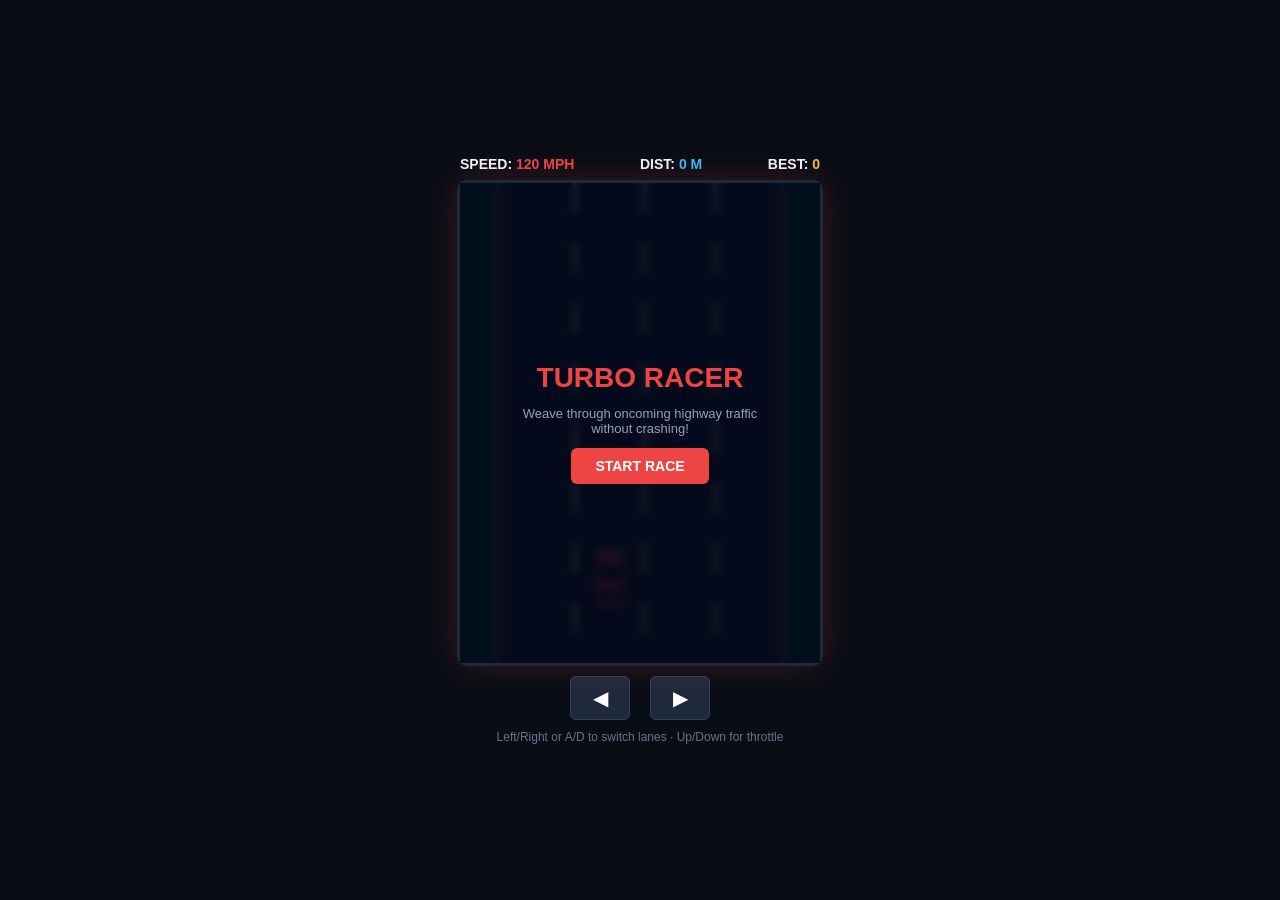
<file: docs/games/retro-racing.html>
<!DOCTYPE html>
<html lang="en">
<head>
  <meta charset="UTF-8">
  <meta name="viewport" content="width=device-width, initial-scale=1.0">
  <title>Turbo Highway Racer</title>
  <style>
    * { box-sizing: border-box; margin: 0; padding: 0; user-select: none; }
    body {
      background: #090d16;
      color: #f1f5f9;
      font-family: -apple-system, BlinkMacSystemFont, "Segoe UI", Roboto, sans-serif;
      display: flex;
      flex-direction: column;
      align-items: center;
      justify-content: center;
      min-height: 100vh;
      overflow: hidden;
      touch-action: none;
    }
    .hud {
      display: flex;
      justify-content: space-between;
      width: 100%;
      max-width: 360px;
      margin-bottom: 8px;
      font-size: 14px;
      font-weight: 700;
    }
    .game-box {
      position: relative;
      border: 3px solid #1e293b;
      border-radius: 10px;
      box-shadow: 0 0 35px rgba(239, 68, 68, 0.2);
      background: #020617;
    }
    canvas {
      display: block;
    }
    .overlay {
      position: absolute;
      inset: 0;
      background: rgba(2, 6, 23, 0.88);
      backdrop-filter: blur(4px);
      display: flex;
      flex-direction: column;
      align-items: center;
      justify-content: center;
      gap: 12px;
      text-align: center;
      padding: 20px;
    }
    .btn {
      background: #ef4444;
      color: white;
      border: none;
      padding: 10px 24px;
      border-radius: 6px;
      font-weight: 800;
      font-size: 14px;
      cursor: pointer;
    }
    .btn:hover { background: #dc2626; }
    .hint {
      margin-top: 10px;
      font-size: 12px;
      color: #64748b;
    }
    .touch-nav {
      display: flex;
      gap: 20px;
      margin-top: 10px;
    }
    .touch-btn {
      width: 60px;
      height: 44px;
      background: #1e293b;
      border: 1px solid #334155;
      color: white;
      font-size: 20px;
      border-radius: 6px;
      cursor: pointer;
    }
  </style>
</head>
<body>

  <div class="hud">
    <div>SPEED: <span id="speed" style="color: #ef4444;">120 MPH</span></div>
    <div>DIST: <span id="score" style="color: #38bdf8;">0 M</span></div>
    <div>BEST: <span id="best" style="color: #fbbf24;">0</span></div>
  </div>

  <div class="game-box">
    <canvas id="canvas" width="360" height="480"></canvas>

    <div class="overlay" id="startScreen">
      <h2 style="font-size: 28px; color: #ef4444; font-weight: 900;">TURBO RACER</h2>
      <p style="font-size: 13px; color: #94a3b8; max-width: 260px;">Weave through oncoming highway traffic without crashing!</p>
      <button class="btn" onclick="startGame()">START RACE</button>
    </div>

    <div class="overlay" id="endScreen" style="display: none;">
      <h2 style="font-size: 26px; color: #f43f5e; font-weight: 900;">CRASHED!</h2>
      <p style="font-size: 14px; color: #cbd5e1;">Distance: <span id="finalScore" style="color: #38bdf8; font-weight: bold;">0 M</span></p>
      <button class="btn" onclick="startGame()">TRY AGAIN</button>
    </div>
  </div>

  <div class="touch-nav">
    <button class="touch-btn" onpointerdown="moveLeft()">◀</button>
    <button class="touch-btn" onpointerdown="moveRight()">▶</button>
  </div>

  <div class="hint">Left/Right or A/D to switch lanes · Up/Down for throttle</div>

  <script>
    const canvas = document.getElementById('canvas');
    const ctx = canvas.getContext('2d');
    const W = canvas.width;
    const H = canvas.height;

    const LANES = [80, 150, 220, 290];
    let playerLane = 1;
    let player = { x: LANES[1], y: H - 85, w: 32, h: 58 };
    let enemies = [];
    let score = 0;
    let best = parseInt(localStorage.getItem('unblocked_racing_best') || '0', 10);
    let speed = 7;
    let roadOffset = 0;
    let isRunning = false;
    let keys = {};

    document.getElementById('best').innerText = best;

    // Audio
    const audioCtx = new (window.AudioContext || window.webkitAudioContext)();
    function beep(freq, duration = 0.08, type = 'sawtooth') {
      try {
        if (audioCtx.state === 'suspended') audioCtx.resume();
        const osc = audioCtx.createOscillator();
        const g = audioCtx.createGain();
        osc.type = type;
        osc.frequency.setValueAtTime(freq, audioCtx.currentTime);
        g.gain.setValueAtTime(0.06, audioCtx.currentTime);
        g.gain.exponentialRampToValueAtTime(0.001, audioCtx.currentTime + duration);
        osc.connect(g);
        g.connect(audioCtx.destination);
        osc.start();
        osc.stop(audioCtx.currentTime + duration);
      } catch(e) {}
    }

    function moveLeft() {
      if (!isRunning) return;
      if (playerLane > 0) {
        playerLane--;
        beep(350, 0.05);
      }
    }
    function moveRight() {
      if (!isRunning) return;
      if (playerLane < LANES.length - 1) {
        playerLane++;
        beep(350, 0.05);
      }
    }

    function startGame() {
      score = 0;
      speed = 7;
      playerLane = 1;
      enemies = [];
      document.getElementById('score').innerText = '0 M';
      document.getElementById('speed').innerText = '120 MPH';
      document.getElementById('startScreen').style.display = 'none';
      document.getElementById('endScreen').style.display = 'none';
      isRunning = true;
      loop();
    }

    window.addEventListener('keydown', e => {
      keys[e.code] = true;
      if (e.code === 'ArrowLeft' || e.code === 'KeyA') moveLeft();
      if (e.code === 'ArrowRight' || e.code === 'KeyD') moveRight();
    });
    window.addEventListener('keyup', e => { keys[e.code] = false; });

    function spawnEnemy() {
      const lane = Math.floor(Math.random() * LANES.length);
      const enemyColors = ['#eab308', '#06b6d4', '#10b981', '#a855f7'];
      enemies.push({
        lane: lane,
        x: LANES[lane],
        y: -70,
        w: 32,
        h: 58,
        speed: speed * (0.45 + Math.random() * 0.25),
        color: enemyColors[Math.floor(Math.random() * enemyColors.length)]
      });
    }

    let spawnTimer = 0;
    function loop() {
      if (!isRunning) return;

      // Throttle
      if (keys['ArrowUp'] || keys['KeyW']) speed = Math.min(13, speed + 0.05);
      else if (keys['ArrowDown'] || keys['KeyS']) speed = Math.max(5, speed - 0.05);

      score += Math.floor(speed * 0.4);
      document.getElementById('score').innerText = score + ' M';
      document.getElementById('speed').innerText = Math.floor(speed * 18) + ' MPH';

      if (score > best) {
        best = score;
        localStorage.setItem('unblocked_racing_best', best);
        document.getElementById('best').innerText = best;
      }

      // Smooth lane slide
      player.x += (LANES[playerLane] - player.x) * 0.25;

      roadOffset = (roadOffset + speed) % 60;

      // Spawning
      spawnTimer += speed;
      if (spawnTimer > 320) {
        spawnEnemy();
        spawnTimer = 0;
      }

      // Move enemies
      for (let i = enemies.length - 1; i >= 0; i--) {
        const en = enemies[i];
        en.y += (speed - en.speed) + 2.5;

        // Collision Check
        if (
          Math.abs(player.x - en.x) < 26 &&
          player.y < en.y + en.h - 6 &&
          player.y + player.h > en.y + 6
        ) {
          gameOver();
          return;
        }

        if (en.y > H + 80) {
          enemies.splice(i, 1);
        }
      }

      draw();
      requestAnimationFrame(loop);
    }

    function gameOver() {
      isRunning = false;
      beep(120, 0.4, 'sawtooth');
      document.getElementById('finalScore').innerText = score + ' M';
      document.getElementById('endScreen').style.display = 'flex';
    }

    function drawCar(x, y, color, isPlayer = false) {
      ctx.save();
      ctx.translate(x, y);

      // Body
      ctx.fillStyle = color;
      ctx.fillRect(-14, -28, 28, 56);

      // Windshield
      ctx.fillStyle = '#0f172a';
      ctx.fillRect(-11, -12, 22, 14);

      // Rear window
      ctx.fillRect(-11, 14, 22, 8);

      // Headlights / Taillights
      if (isPlayer) {
        ctx.fillStyle = '#38bdf8';
        ctx.fillRect(-12, -28, 6, 4);
        ctx.fillRect(6, -28, 6, 4);
        ctx.fillStyle = '#ef4444';
        ctx.fillRect(-12, 26, 6, 3);
        ctx.fillRect(6, 26, 6, 3);
      } else {
        ctx.fillStyle = '#ef4444';
        ctx.fillRect(-12, -28, 6, 4);
        ctx.fillRect(6, -28, 6, 4);
      }

      // Wheels
      ctx.fillStyle = '#020617';
      ctx.fillRect(-16, -20, 3, 10);
      ctx.fillRect(13, -20, 3, 10);
      ctx.fillRect(-16, 12, 3, 10);
      ctx.fillRect(13, 12, 3, 10);

      ctx.restore();
    }

    function draw() {
      // Road
      ctx.fillStyle = '#1e293b';
      ctx.fillRect(40, 0, W - 80, H);

      // Grass / Shoulders
      ctx.fillStyle = '#064e3b';
      ctx.fillRect(0, 0, 40, H);
      ctx.fillRect(W - 40, 0, 40, H);

      // Shoulder stripe
      ctx.fillStyle = '#ef4444';
      ctx.fillRect(36, 0, 4, H);
      ctx.fillRect(W - 40, 0, 4, H);

      // Lane dividers
      ctx.fillStyle = '#f8fafc';
      for (let laneIdx = 1; laneIdx < LANES.length; laneIdx++) {
        const divX = (LANES[laneIdx - 1] + LANES[laneIdx]) / 2;
        for (let y = -60 + roadOffset; y < H; y += 60) {
          ctx.fillRect(divX - 2, y, 4, 30);
        }
      }

      // Draw enemies
      enemies.forEach(en => {
        drawCar(en.x, en.y, en.color, false);
      });

      // Draw Player
      drawCar(player.x, player.y, '#ef4444', true);
    }

    draw();
  </script>
</body>
</html>
</file>
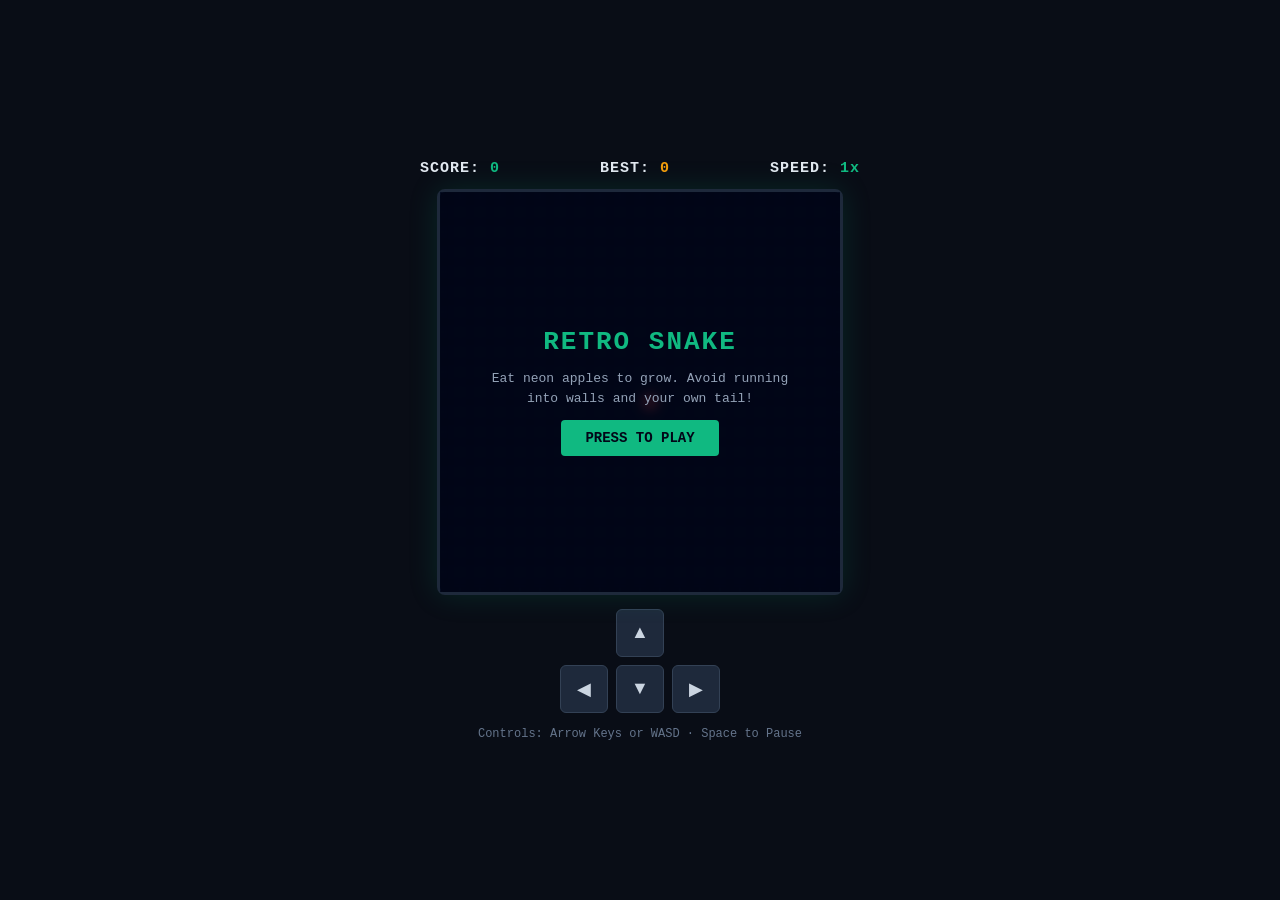
<file: docs/games/snake.html>
<!DOCTYPE html>
<html lang="en">
<head>
  <meta charset="UTF-8">
  <meta name="viewport" content="width=device-width, initial-scale=1.0">
  <title>Retro Snake</title>
  <style>
    * { box-sizing: border-box; margin: 0; padding: 0; user-select: none; }
    body {
      background: #090d16;
      color: #e2e8f0;
      font-family: 'Courier New', Courier, monospace;
      display: flex;
      flex-direction: column;
      align-items: center;
      justify-content: center;
      min-height: 100vh;
      padding: 16px;
      overflow: hidden;
    }
    .hud {
      display: flex;
      justify-content: space-between;
      width: 100%;
      max-width: 440px;
      margin-bottom: 12px;
      font-weight: bold;
      font-size: 15px;
      letter-spacing: 1px;
    }
    .hud span { color: #10b981; }
    .hud .high { color: #f59e0b; }
    .canvas-container {
      position: relative;
      border: 3px solid #1e293b;
      box-shadow: 0 0 30px rgba(16, 185, 129, 0.15);
      border-radius: 8px;
      background: #020617;
    }
    canvas {
      display: block;
      background: #020617;
    }
    .overlay {
      position: absolute;
      inset: 0;
      background: rgba(2, 6, 23, 0.88);
      display: flex;
      flex-direction: column;
      align-items: center;
      justify-content: center;
      backdrop-filter: blur(4px);
      border-radius: 6px;
      gap: 12px;
      text-align: center;
      padding: 20px;
    }
    .overlay h2 { font-size: 26px; color: #10b981; text-transform: uppercase; letter-spacing: 2px; }
    .overlay p { font-size: 13px; color: #94a3b8; max-width: 300px; line-height: 1.5; }
    .btn {
      background: #10b981;
      color: #020617;
      border: none;
      padding: 10px 24px;
      font-size: 14px;
      font-weight: bold;
      cursor: pointer;
      border-radius: 4px;
      font-family: inherit;
      transition: all 0.2s;
    }
    .btn:hover { background: #34d399; transform: scale(1.05); }
    .controls-hint {
      margin-top: 14px;
      font-size: 12px;
      color: #64748b;
      text-align: center;
    }
    .touch-controls {
      display: grid;
      grid-template-columns: repeat(3, 48px);
      grid-gap: 8px;
      margin-top: 14px;
    }
    .touch-btn {
      width: 48px;
      height: 48px;
      background: #1e293b;
      color: #cbd5e1;
      border: 1px solid #334155;
      border-radius: 6px;
      font-size: 18px;
      display: flex;
      align-items: center;
      justify-content: center;
      cursor: pointer;
    }
    .touch-btn:active { background: #10b981; color: #020617; }
  </style>
</head>
<body>

  <div class="hud">
    <div>SCORE: <span id="scoreVal">0</span></div>
    <div>BEST: <span id="highVal" class="high">0</span></div>
    <div>SPEED: <span id="speedVal">1x</span></div>
  </div>

  <div class="canvas-container">
    <canvas id="gameCanvas" width="400" height="400"></canvas>
    
    <div id="startOverlay" class="overlay">
      <h2>Retro Snake</h2>
      <p>Eat neon apples to grow. Avoid running into walls and your own tail!</p>
      <button class="btn" onclick="startGame()">PRESS TO PLAY</button>
    </div>

    <div id="gameOverOverlay" class="overlay" style="display: none;">
      <h2 style="color: #ef4444;">GAME OVER</h2>
      <p>Final Score: <span id="finalScore" style="color: #fff; font-weight: bold;">0</span></p>
      <button class="btn" onclick="startGame()">PLAY AGAIN</button>
    </div>
  </div>

  <div class="touch-controls">
    <div></div>
    <button class="touch-btn" onclick="setDir(0, -1)">▲</button>
    <div></div>
    <button class="touch-btn" onclick="setDir(-1, 0)">◀</button>
    <button class="touch-btn" onclick="setDir(0, 1)">▼</button>
    <button class="touch-btn" onclick="setDir(1, 0)">▶</button>
  </div>

  <div class="controls-hint">Controls: Arrow Keys or WASD · Space to Pause</div>

  <script>
    const canvas = document.getElementById('gameCanvas');
    const ctx = canvas.getContext('2d');
    const grid = 20;
    const tileCount = canvas.width / grid;

    let snake = [];
    let food = { x: 10, y: 10, type: 'normal' };
    let dx = 1;
    let dy = 0;
    let nextDx = 1;
    let nextDy = 0;
    let score = 0;
    let highScore = parseInt(localStorage.getItem('unblocked_snake_high') || '0', 10);
    let gameLoop = null;
    let isPaused = false;
    let isRunning = false;
    let speed = 110;

    document.getElementById('highVal').innerText = highScore;

    // Web Audio Synthesizer for beep sounds
    const audioCtx = new (window.AudioContext || window.webkitAudioContext)();
    function playBeep(freq, duration, type = 'sine') {
      try {
        if (audioCtx.state === 'suspended') audioCtx.resume();
        const osc = audioCtx.createOscillator();
        const gain = audioCtx.createGain();
        osc.type = type;
        osc.frequency.setValueAtTime(freq, audioCtx.currentTime);
        gain.gain.setValueAtTime(0.12, audioCtx.currentTime);
        gain.gain.exponentialRampToValueAtTime(0.001, audioCtx.currentTime + duration);
        osc.connect(gain);
        gain.connect(audioCtx.destination);
        osc.start();
        osc.stop(audioCtx.currentTime + duration);
      } catch(e) {}
    }

    function spawnFood() {
      let valid = false;
      while(!valid) {
        food.x = Math.floor(Math.random() * tileCount);
        food.y = Math.floor(Math.random() * tileCount);
        valid = !snake.some(segment => segment.x === food.x && segment.y === food.y);
      }
      food.type = Math.random() < 0.15 ? 'golden' : 'normal';
    }

    function startGame() {
      document.getElementById('startOverlay').style.display = 'none';
      document.getElementById('gameOverOverlay').style.display = 'none';
      snake = [
        { x: 8, y: 10 },
        { x: 7, y: 10 },
        { x: 6, y: 10 }
      ];
      dx = 1;
      dy = 0;
      nextDx = 1;
      nextDy = 0;
      score = 0;
      speed = 110;
      document.getElementById('scoreVal').innerText = score;
      document.getElementById('speedVal').innerText = '1x';
      spawnFood();
      isRunning = true;
      isPaused = false;
      if (gameLoop) clearInterval(gameLoop);
      gameLoop = setInterval(update, speed);
      playBeep(440, 0.1);
    }

    function setDir(nx, ny) {
      if (!isRunning || isPaused) return;
      if (nx !== 0 && dx === 0) { nextDx = nx; nextDy = 0; }
      if (ny !== 0 && dy === 0) { nextDx = 0; nextDy = ny; }
    }

    window.addEventListener('keydown', e => {
      if (e.code === 'ArrowUp' || e.key === 'w' || e.key === 'W') { setDir(0, -1); e.preventDefault(); }
      else if (e.code === 'ArrowDown' || e.key === 's' || e.key === 'S') { setDir(0, 1); e.preventDefault(); }
      else if (e.code === 'ArrowLeft' || e.key === 'a' || e.key === 'A') { setDir(-1, 0); e.preventDefault(); }
      else if (e.code === 'ArrowRight' || e.key === 'd' || e.key === 'D') { setDir(1, 0); e.preventDefault(); }
      else if (e.code === 'Space') {
        if (!isRunning) startGame();
        else isPaused = !isPaused;
        e.preventDefault();
      }
    });

    function update() {
      if (isPaused || !isRunning) return;

      dx = nextDx;
      dy = nextDy;

      const head = { x: snake[0].x + dx, y: snake[0].y + dy };

      // Wall collision
      if (head.x < 0 || head.x >= tileCount || head.y < 0 || head.y >= tileCount) {
        gameOver();
        return;
      }

      // Self collision
      if (snake.some(segment => segment.x === head.x && segment.y === head.y)) {
        gameOver();
        return;
      }

      snake.unshift(head);

      // Eat food
      if (head.x === food.x && head.y === food.y) {
        const points = food.type === 'golden' ? 30 : 10;
        score += points;
        document.getElementById('scoreVal').innerText = score;
        if (score > highScore) {
          highScore = score;
          localStorage.setItem('unblocked_snake_high', highScore);
          document.getElementById('highVal').innerText = highScore;
        }

        playBeep(food.type === 'golden' ? 880 : 587, 0.12, 'square');

        // Increase speed slightly
        if (score % 50 === 0 && speed > 50) {
          speed -= 5;
          clearInterval(gameLoop);
          gameLoop = setInterval(update, speed);
          document.getElementById('speedVal').innerText = (110 / speed).toFixed(1) + 'x';
        }

        spawnFood();
      } else {
        snake.pop();
      }

      draw();
    }

    function gameOver() {
      isRunning = false;
      clearInterval(gameLoop);
      playBeep(160, 0.35, 'sawtooth');
      document.getElementById('finalScore').innerText = score;
      document.getElementById('gameOverOverlay').style.display = 'flex';
    }

    function draw() {
      // Background
      ctx.fillStyle = '#020617';
      ctx.fillRect(0, 0, canvas.width, canvas.height);

      // Grid subtle lines
      ctx.strokeStyle = '#091329';
      ctx.lineWidth = 1;
      for (let i = 0; i < canvas.width; i += grid) {
        ctx.beginPath();
        ctx.moveTo(i, 0); ctx.lineTo(i, canvas.height);
        ctx.stroke();
        ctx.beginPath();
        ctx.moveTo(0, i); ctx.lineTo(canvas.width, i);
        ctx.stroke();
      }

      // Food
      if (food.type === 'golden') {
        ctx.fillStyle = '#fbbf24';
        ctx.shadowColor = '#fbbf24';
        ctx.shadowBlur = 10;
      } else {
        ctx.fillStyle = '#ef4444';
        ctx.shadowColor = '#ef4444';
        ctx.shadowBlur = 8;
      }
      ctx.beginPath();
      ctx.arc(food.x * grid + grid / 2, food.y * grid + grid / 2, grid / 2 - 2, 0, Math.PI * 2);
      ctx.fill();
      ctx.shadowBlur = 0;

      // Snake
      snake.forEach((segment, idx) => {
        if (idx === 0) {
          ctx.fillStyle = '#34d399';
          ctx.shadowColor = '#10b981';
          ctx.shadowBlur = 8;
        } else {
          ctx.fillStyle = '#059669';
          ctx.shadowBlur = 0;
        }
        ctx.fillRect(segment.x * grid + 1, segment.y * grid + 1, grid - 2, grid - 2);
      });
      ctx.shadowBlur = 0;
    }

    draw();
  </script>
</body>
</html>
</file>
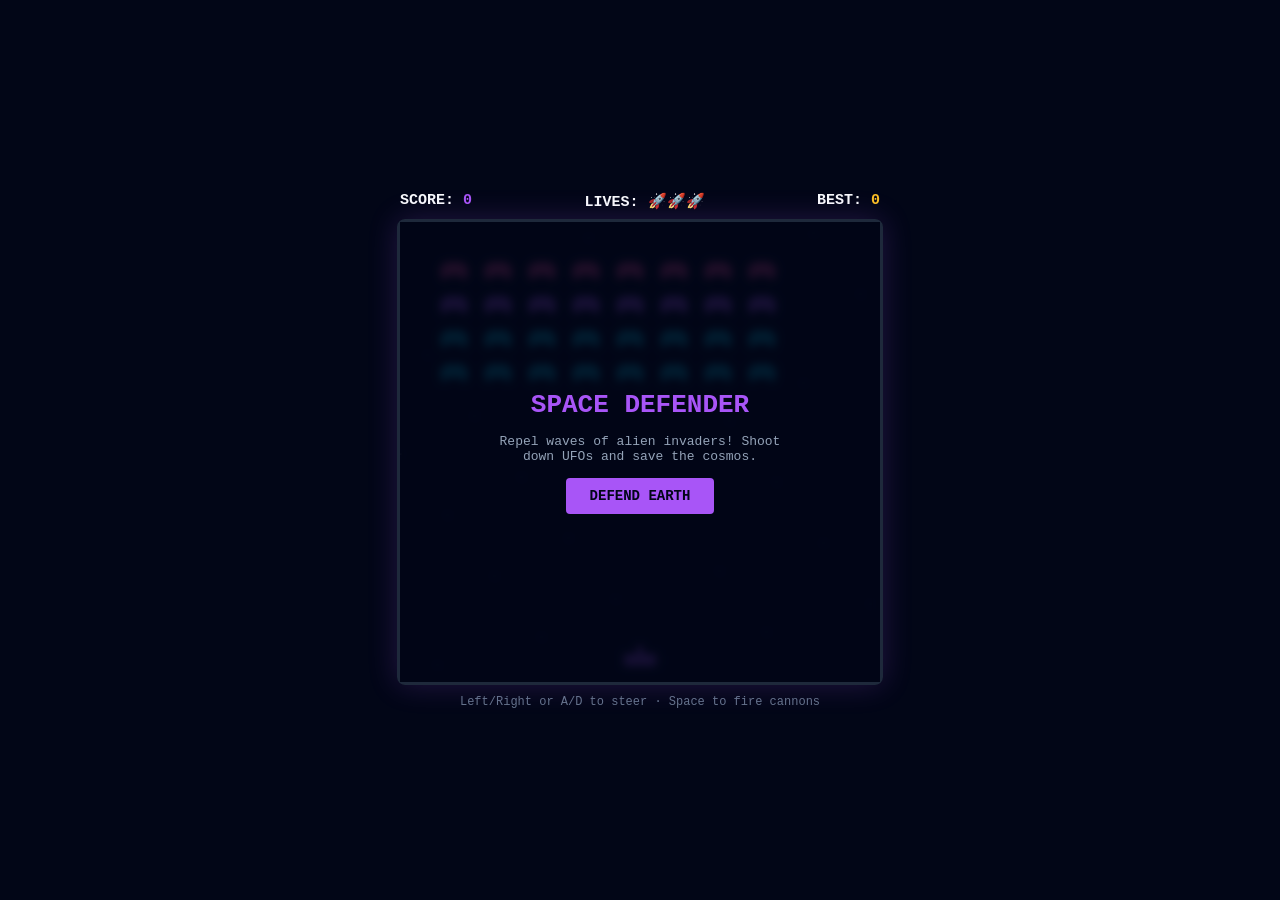
<file: docs/games/space-invaders.html>
<!DOCTYPE html>
<html lang="en">
<head>
  <meta charset="UTF-8">
  <meta name="viewport" content="width=device-width, initial-scale=1.0">
  <title>Space Defender</title>
  <style>
    * { box-sizing: border-box; margin: 0; padding: 0; user-select: none; }
    body {
      background: #020617;
      color: #f8fafc;
      font-family: 'Courier New', Courier, monospace;
      display: flex;
      flex-direction: column;
      align-items: center;
      justify-content: center;
      min-height: 100vh;
      overflow: hidden;
    }
    .hud {
      display: flex;
      justify-content: space-between;
      width: 100%;
      max-width: 480px;
      margin-bottom: 8px;
      font-size: 15px;
      font-weight: bold;
    }
    .hud span { color: #a855f7; }
    .game-box {
      position: relative;
      border: 3px solid #1e293b;
      border-radius: 8px;
      box-shadow: 0 0 30px rgba(168, 85, 247, 0.2);
    }
    canvas {
      display: block;
      background: #000000;
    }
    .overlay {
      position: absolute;
      inset: 0;
      background: rgba(2, 6, 23, 0.88);
      backdrop-filter: blur(4px);
      display: flex;
      flex-direction: column;
      align-items: center;
      justify-content: center;
      gap: 14px;
      text-align: center;
      padding: 20px;
    }
    .btn {
      background: #a855f7;
      color: #020617;
      border: none;
      padding: 10px 24px;
      border-radius: 4px;
      font-weight: 800;
      font-size: 14px;
      cursor: pointer;
      font-family: inherit;
    }
    .btn:hover { background: #c084fc; }
    .hint {
      margin-top: 10px;
      font-size: 12px;
      color: #64748b;
    }
  </style>
</head>
<body>

  <div class="hud">
    <div>SCORE: <span id="score">0</span></div>
    <div>LIVES: <span id="lives">🚀🚀🚀</span></div>
    <div>BEST: <span id="best" style="color: #fbbf24;">0</span></div>
  </div>

  <div class="game-box">
    <canvas id="canvas" width="480" height="460"></canvas>

    <div class="overlay" id="startScreen">
      <h2 style="font-size: 26px; color: #a855f7;">SPACE DEFENDER</h2>
      <p style="font-size: 13px; color: #94a3b8; max-width: 300px;">Repel waves of alien invaders! Shoot down UFOs and save the cosmos.</p>
      <button class="btn" onclick="startGame()">DEFEND EARTH</button>
    </div>

    <div class="overlay" id="endScreen" style="display: none;">
      <h2 id="endTitle" style="font-size: 26px; color: #f43f5e;">GAME OVER</h2>
      <p style="font-size: 13px; color: #cbd5e1;">Final Score: <span id="finalScore" style="color: #a855f7; font-weight: bold;">0</span></p>
      <button class="btn" onclick="startGame()">PLAY AGAIN</button>
    </div>
  </div>

  <div class="hint">Left/Right or A/D to steer · Space to fire cannons</div>

  <script>
    const canvas = document.getElementById('canvas');
    const ctx = canvas.getContext('2d');
    const W = canvas.width;
    const H = canvas.height;

    let player = { x: W / 2 - 16, y: H - 36, w: 32, h: 20, speed: 5 };
    let bullets = [];
    let enemyBullets = [];
    let aliens = [];
    let particles = [];
    let alienDir = 1;
    let alienStepDown = false;
    let alienSpeed = 1.2;
    let score = 0;
    let lives = 3;
    let best = parseInt(localStorage.getItem('unblocked_space_best') || '0', 10);
    let isRunning = false;
    let keys = {};
    let lastShot = 0;

    document.getElementById('best').innerText = best;

    // Audio
    const audioCtx = new (window.AudioContext || window.webkitAudioContext)();
    function beep(freq, duration = 0.08, type = 'square') {
      try {
        if (audioCtx.state === 'suspended') audioCtx.resume();
        const osc = audioCtx.createOscillator();
        const g = audioCtx.createGain();
        osc.type = type;
        osc.frequency.setValueAtTime(freq, audioCtx.currentTime);
        g.gain.setValueAtTime(0.08, audioCtx.currentTime);
        g.gain.exponentialRampToValueAtTime(0.001, audioCtx.currentTime + duration);
        osc.connect(g);
        g.connect(audioCtx.destination);
        osc.start();
        osc.stop(audioCtx.currentTime + duration);
      } catch(e) {}
    }

    function initAliens() {
      aliens = [];
      const rows = 4;
      const cols = 8;
      const alienW = 28;
      const alienH = 18;
      const gap = 16;
      for (let r = 0; r < rows; r++) {
        for (let c = 0; c < cols; c++) {
          aliens.push({
            x: 40 + c * (alienW + gap),
            y: 40 + r * (alienH + gap),
            w: alienW,
            h: alienH,
            type: r === 0 ? 30 : (r < 2 ? 20 : 10),
            color: r === 0 ? '#ec4899' : (r < 2 ? '#a855f7' : '#06b6d4')
          });
        }
      }
    }

    function createExplosion(x, y, color) {
      for (let i = 0; i < 12; i++) {
        particles.push({
          x, y,
          vx: (Math.random() - 0.5) * 5,
          vy: (Math.random() - 0.5) * 5,
          life: 20,
          color
        });
      }
    }

    function startGame() {
      score = 0;
      lives = 3;
      bullets = [];
      enemyBullets = [];
      particles = [];
      alienSpeed = 1.2;
      alienDir = 1;
      player.x = W / 2 - 16;
      document.getElementById('score').innerText = '0';
      document.getElementById('lives').innerText = '🚀🚀🚀';
      document.getElementById('startScreen').style.display = 'none';
      document.getElementById('endScreen').style.display = 'none';
      initAliens();
      isRunning = true;
    }

    window.addEventListener('keydown', e => {
      keys[e.code] = true;
      if (e.code === 'Space' && isRunning) {
        shootBullet();
        e.preventDefault();
      }
    });
    window.addEventListener('keyup', e => { keys[e.code] = false; });

    function shootBullet() {
      const now = Date.now();
      if (now - lastShot < 280) return;
      lastShot = now;
      bullets.push({ x: player.x + player.w / 2 - 2, y: player.y, w: 4, h: 10 });
      beep(800, 0.05);
    }

    function update() {
      if (!isRunning) return;

      // Player move
      if (keys['ArrowLeft'] || keys['KeyA']) player.x -= player.speed;
      if (keys['ArrowRight'] || keys['KeyD']) player.x += player.speed;
      player.x = Math.max(10, Math.min(W - player.w - 10, player.x));

      // Bullets
      for (let i = bullets.length - 1; i >= 0; i--) {
        const b = bullets[i];
        b.y -= 7;
        if (b.y < 0) { bullets.splice(i, 1); continue; }

        // Check alien hit
        for (let j = aliens.length - 1; j >= 0; j--) {
          const a = aliens[j];
          if (b.x < a.x + a.w && b.x + b.w > a.x && b.y < a.y + a.h && b.y + b.h > a.y) {
            createExplosion(a.x + a.w / 2, a.y + a.h / 2, a.color);
            score += a.type;
            document.getElementById('score').innerText = score;
            if (score > best) {
              best = score;
              localStorage.setItem('unblocked_space_best', best);
              document.getElementById('best').innerText = best;
            }
            beep(300, 0.1, 'sawtooth');
            aliens.splice(j, 1);
            bullets.splice(i, 1);
            break;
          }
        }
      }

      // Alien Movement
      let edgeHit = false;
      aliens.forEach(a => {
        a.x += alienDir * alienSpeed;
        if (a.x <= 15 || a.x + a.w >= W - 15) {
          edgeHit = true;
        }
      });

      if (edgeHit) {
        alienDir *= -1;
        aliens.forEach(a => {
          a.y += 12;
          if (a.y + a.h >= player.y) {
            lives = 0;
          }
        });
        alienSpeed = Math.min(3.5, alienSpeed + 0.1);
      }

      // Random alien shooting
      if (Math.random() < 0.025 && aliens.length > 0) {
        const shooter = aliens[Math.floor(Math.random() * aliens.length)];
        enemyBullets.push({ x: shooter.x + shooter.w / 2, y: shooter.y + shooter.h, w: 3, h: 8 });
      }

      // Enemy Bullets
      for (let i = enemyBullets.length - 1; i >= 0; i--) {
        const eb = enemyBullets[i];
        eb.y += 3.8;
        if (eb.y > H) { enemyBullets.splice(i, 1); continue; }

        // Hit player
        if (eb.x < player.x + player.w && eb.x + eb.w > player.x && eb.y < player.y + player.h && eb.y + eb.h > player.y) {
          enemyBullets.splice(i, 1);
          lives--;
          document.getElementById('lives').innerText = '🚀'.repeat(Math.max(0, lives));
          createExplosion(player.x + player.w / 2, player.y + player.h / 2, '#ef4444');
          beep(160, 0.25, 'sawtooth');
          if (lives <= 0) {
            gameOver(false);
          }
        }
      }

      // Particles
      for (let i = particles.length - 1; i >= 0; i--) {
        const p = particles[i];
        p.x += p.vx;
        p.y += p.vy;
        p.life--;
        if (p.life <= 0) particles.splice(i, 1);
      }

      // Check Victory
      if (aliens.length === 0) {
        initAliens();
        alienSpeed += 0.4;
      }

      if (lives <= 0) {
        gameOver(false);
      }
    }

    function gameOver(won) {
      isRunning = false;
      document.getElementById('endTitle').innerText = won ? 'VICTORY!' : 'DEFENSE FAILED';
      document.getElementById('endTitle').style.color = won ? '#10b981' : '#f43f5e';
      document.getElementById('finalScore').innerText = score;
      document.getElementById('endScreen').style.display = 'flex';
    }

    function draw() {
      ctx.fillStyle = '#020617';
      ctx.fillRect(0, 0, W, H);

      // Stars
      ctx.fillStyle = 'rgba(255, 255, 255, 0.35)';
      for (let i = 0; i < 30; i++) {
        let sx = (i * 47) % W;
        let sy = (i * 61 + Date.now() * 0.05) % H;
        ctx.fillRect(sx, sy, 1.5, 1.5);
      }

      // Aliens
      aliens.forEach(a => {
        ctx.fillStyle = a.color;
        ctx.fillRect(a.x + 4, a.y, a.w - 8, a.h - 4);
        ctx.fillRect(a.x, a.y + 4, a.w, a.h - 8);
        ctx.fillRect(a.x + 2, a.y + a.h - 4, 4, 4);
        ctx.fillRect(a.x + a.w - 6, a.y + a.h - 4, 4, 4);
      });

      // Bullets
      ctx.fillStyle = '#38bdf8';
      bullets.forEach(b => ctx.fillRect(b.x, b.y, b.w, b.h));

      // Enemy Bullets
      ctx.fillStyle = '#f43f5e';
      enemyBullets.forEach(eb => ctx.fillRect(eb.x, eb.y, eb.w, eb.h));

      // Player
      ctx.fillStyle = '#a855f7';
      ctx.fillRect(player.x, player.y + 8, player.w, player.h - 8);
      ctx.fillRect(player.x + player.w / 2 - 3, player.y, 6, 8);

      // Particles
      particles.forEach(p => {
        ctx.fillStyle = p.color;
        ctx.fillRect(p.x, p.y, 2, 2);
      });
    }

    function loop() {
      update();
      draw();
      requestAnimationFrame(loop);
    }

    initAliens();
    loop();
  </script>
</body>
</html>
</file>
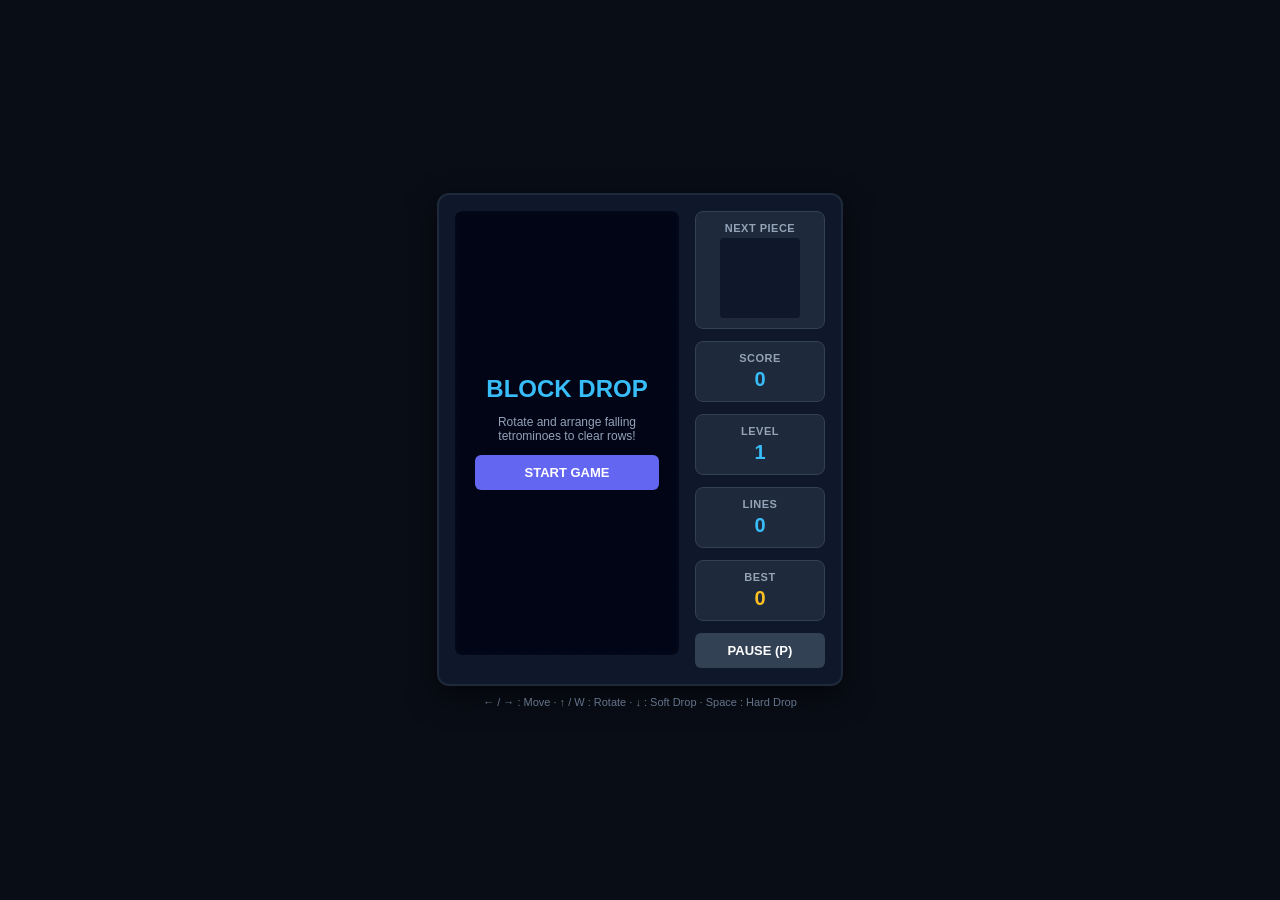
<file: docs/games/tetris.html>
<!DOCTYPE html>
<html lang="en">
<head>
  <meta charset="UTF-8">
  <meta name="viewport" content="width=device-width, initial-scale=1.0">
  <title>Block Drop Tetris</title>
  <style>
    * { box-sizing: border-box; margin: 0; padding: 0; user-select: none; }
    body {
      background: #090d16;
      color: #f8fafc;
      font-family: -apple-system, BlinkMacSystemFont, "Segoe UI", Roboto, sans-serif;
      display: flex;
      flex-direction: column;
      align-items: center;
      justify-content: center;
      min-height: 100vh;
      padding: 12px;
      overflow: hidden;
    }
    .game-wrapper {
      display: flex;
      gap: 16px;
      align-items: flex-start;
      background: #0f172a;
      padding: 16px;
      border-radius: 12px;
      border: 2px solid #1e293b;
      box-shadow: 0 10px 30px rgba(0,0,0,0.6);
    }
    .board-container {
      position: relative;
    }
    canvas#board {
      display: block;
      background: #020617;
      border: 2px solid #334155;
      border-radius: 6px;
    }
    .side-panel {
      display: flex;
      flex-direction: column;
      gap: 12px;
      width: 130px;
    }
    .panel-box {
      background: #1e293b;
      border-radius: 8px;
      padding: 10px;
      text-align: center;
      border: 1px solid #334155;
    }
    .label {
      font-size: 11px;
      text-transform: uppercase;
      color: #94a3b8;
      font-weight: 700;
      letter-spacing: 0.5px;
      margin-bottom: 4px;
    }
    .value {
      font-size: 20px;
      font-weight: 800;
      color: #38bdf8;
    }
    canvas#nextCanvas {
      display: block;
      margin: 4px auto 0;
      background: #0f172a;
      border-radius: 4px;
    }
    .btn {
      background: #6366f1;
      color: white;
      border: none;
      padding: 10px;
      border-radius: 6px;
      font-weight: 700;
      cursor: pointer;
      font-size: 13px;
      width: 100%;
      transition: background 0.2s;
    }
    .btn:hover { background: #4f46e5; }
    .overlay {
      position: absolute;
      inset: 0;
      background: rgba(2, 6, 23, 0.9);
      backdrop-filter: blur(4px);
      border-radius: 6px;
      display: flex;
      flex-direction: column;
      align-items: center;
      justify-content: center;
      padding: 20px;
      text-align: center;
      gap: 12px;
    }
    .overlay h2 { font-size: 24px; color: #f43f5e; font-weight: 900; }
    .hint {
      margin-top: 10px;
      font-size: 11px;
      color: #64748b;
      text-align: center;
      max-width: 360px;
    }
  </style>
</head>
<body>

  <div class="game-wrapper">
    <div class="board-container">
      <canvas id="board" width="220" height="440"></canvas>
      <div class="overlay" id="startScreen">
        <h2 style="color: #38bdf8;">BLOCK DROP</h2>
        <p style="font-size: 12px; color: #94a3b8;">Rotate and arrange falling tetrominoes to clear rows!</p>
        <button class="btn" onclick="startGame()">START GAME</button>
      </div>
      <div class="overlay" id="gameOverScreen" style="display: none;">
        <h2>GAME OVER</h2>
        <p style="font-size: 12px; color: #94a3b8;">Score: <span id="finalScore" style="color: white; font-weight: bold;">0</span></p>
        <button class="btn" onclick="startGame()">TRY AGAIN</button>
      </div>
    </div>

    <div class="side-panel">
      <div class="panel-box">
        <div class="label">NEXT PIECE</div>
        <canvas id="nextCanvas" width="80" height="80"></canvas>
      </div>

      <div class="panel-box">
        <div class="label">SCORE</div>
        <div class="value" id="score">0</div>
      </div>

      <div class="panel-box">
        <div class="label">LEVEL</div>
        <div class="value" id="level">1</div>
      </div>

      <div class="panel-box">
        <div class="label">LINES</div>
        <div class="value" id="lines">0</div>
      </div>

      <div class="panel-box">
        <div class="label">BEST</div>
        <div class="value" id="best" style="color: #fbbf24;">0</div>
      </div>

      <button class="btn" style="background: #334155;" onclick="togglePause()">PAUSE (P)</button>
    </div>
  </div>

  <div class="hint">← / → : Move · ↑ / W : Rotate · ↓ : Soft Drop · Space : Hard Drop</div>

  <script>
    const canvas = document.getElementById('board');
    const ctx = canvas.getContext('2d');
    const nextCanvas = document.getElementById('nextCanvas');
    const nextCtx = nextCanvas.getContext('2d');

    const COLS = 10;
    const ROWS = 20;
    const BLOCK_SIZE = 22;

    const COLORS = [
      null,
      '#06b6d4', // I cyan
      '#3b82f6', // J blue
      '#f97316', // L orange
      '#eab308', // O yellow
      '#10b981', // S green
      '#a855f7', // T purple
      '#ef4444'  // Z red
    ];

    const SHAPES = [
      [],
      [[0,0,0,0],[1,1,1,1],[0,0,0,0],[0,0,0,0]], // I
      [[2,0,0],[2,2,2],[0,0,0]],                 // J
      [[0,0,3],[3,3,3],[0,0,0]],                 // L
      [[4,4],[4,4]],                             // O
      [[0,5,5],[5,5,0],[0,0,0]],                 // S
      [[0,6,0],[6,6,6],[0,0,0]],                 // T
      [[7,7,0],[0,7,7],[0,0,0]]                  // Z
    ];

    let grid = createGrid();
    let piece = null;
    let nextPiece = null;
    let score = 0;
    let lines = 0;
    let level = 1;
    let best = parseInt(localStorage.getItem('unblocked_tetris_best') || '0', 10);
    let dropCounter = 0;
    let dropInterval = 1000;
    let lastTime = 0;
    let isPaused = false;
    let isGameOver = false;
    let animId = null;

    document.getElementById('best').innerText = best;

    // Web Audio Sound FX
    const audioCtx = new (window.AudioContext || window.webkitAudioContext)();
    function beep(freq, duration, type='sine') {
      try {
        if (audioCtx.state === 'suspended') audioCtx.resume();
        const osc = audioCtx.createOscillator();
        const g = audioCtx.createGain();
        osc.type = type;
        osc.frequency.setValueAtTime(freq, audioCtx.currentTime);
        g.gain.setValueAtTime(0.08, audioCtx.currentTime);
        g.gain.exponentialRampToValueAtTime(0.001, audioCtx.currentTime + duration);
        osc.connect(g);
        g.connect(audioCtx.destination);
        osc.start();
        osc.stop(audioCtx.currentTime + duration);
      } catch(e) {}
    }

    function createGrid() {
      return Array.from({ length: ROWS }, () => Array(COLS).fill(0));
    }

    function getRandomPiece() {
      const type = Math.floor(Math.random() * 7) + 1;
      return {
        type: type,
        matrix: SHAPES[type].map(row => [...row]),
        x: Math.floor(COLS / 2) - Math.ceil(SHAPES[type][0].length / 2),
        y: 0
      };
    }

    function collide(arena, piece) {
      const m = piece.matrix;
      const o = { x: piece.x, y: piece.y };
      for (let y = 0; y < m.length; ++y) {
        for (let x = 0; x < m[y].length; ++x) {
          if (m[y][x] !== 0 &&
              (arena[y + o.y] && arena[y + o.y][x + o.x]) !== 0) {
            return true;
          }
        }
      }
      return false;
    }

    function merge(arena, piece) {
      piece.matrix.forEach((row, y) => {
        row.forEach((value, x) => {
          if (value !== 0) {
            arena[y + piece.y][x + piece.x] = value;
          }
        });
      });
    }

    function rotate(matrix) {
      const N = matrix.length;
      const result = [];
      for (let i = 0; i < N; ++i) {
        result.push([]);
        for (let j = 0; j < N; ++j) {
          result[i][j] = matrix[N - j - 1][i];
        }
      }
      return result;
    }

    function playerRotate() {
      const pos = piece.x;
      let offset = 1;
      const prevMatrix = piece.matrix;
      piece.matrix = rotate(piece.matrix);
      while (collide(grid, piece)) {
        piece.x += offset;
        offset = -(offset + (offset > 0 ? 1 : -1));
        if (offset > piece.matrix[0].length) {
          piece.matrix = prevMatrix;
          piece.x = pos;
          return;
        }
      }
      beep(400, 0.05, 'triangle');
    }

    function arenaSweep() {
      let rowCount = 0;
      outer: for (let y = grid.length - 1; y >= 0; --y) {
        for (let x = 0; x < grid[y].length; ++x) {
          if (grid[y][x] === 0) {
            continue outer;
          }
        }
        const row = grid.splice(y, 1)[0].fill(0);
        grid.unshift(row);
        ++y;
        rowCount++;
      }

      if (rowCount > 0) {
        const lineScores = [0, 100, 300, 500, 800];
        score += (lineScores[rowCount] || 1000) * level;
        lines += rowCount;
        level = Math.floor(lines / 10) + 1;
        dropInterval = Math.max(120, 1000 - (level - 1) * 90);

        document.getElementById('score').innerText = score;
        document.getElementById('lines').innerText = lines;
        document.getElementById('level').innerText = level;

        if (score > best) {
          best = score;
          localStorage.setItem('unblocked_tetris_best', best);
          document.getElementById('best').innerText = best;
        }

        beep(rowCount >= 4 ? 900 : 650, 0.2, 'square');
      }
    }

    function playerDrop() {
      piece.y++;
      if (collide(grid, piece)) {
        piece.y--;
        merge(grid, piece);
        beep(220, 0.06);
        arenaSweep();
        resetPiece();
      }
      dropCounter = 0;
    }

    function hardDrop() {
      while (!collide(grid, piece)) {
        piece.y++;
      }
      piece.y--;
      merge(grid, piece);
      beep(280, 0.08);
      arenaSweep();
      resetPiece();
      dropCounter = 0;
    }

    function playerMove(dir) {
      piece.x += dir;
      if (collide(grid, piece)) {
        piece.x -= dir;
      } else {
        beep(300, 0.04);
      }
    }

    function resetPiece() {
      piece = nextPiece || getRandomPiece();
      nextPiece = getRandomPiece();
      drawNext();

      if (collide(grid, piece)) {
        isGameOver = true;
        beep(140, 0.35, 'sawtooth');
        document.getElementById('finalScore').innerText = score;
        document.getElementById('gameOverScreen').style.display = 'flex';
      }
    }

    function drawNext() {
      nextCtx.fillStyle = '#0f172a';
      nextCtx.fillRect(0, 0, nextCanvas.width, nextCanvas.height);
      const m = nextPiece.matrix;
      const bSize = 16;
      const offX = (nextCanvas.width - m[0].length * bSize) / 2;
      const offY = (nextCanvas.height - m.length * bSize) / 2;

      m.forEach((row, y) => {
        row.forEach((val, x) => {
          if (val !== 0) {
            nextCtx.fillStyle = COLORS[val];
            nextCtx.fillRect(offX + x * bSize, offY + y * bSize, bSize - 1, bSize - 1);
          }
        });
      });
    }

    function drawGhost() {
      const ghost = {
        type: piece.type,
        matrix: piece.matrix,
        x: piece.x,
        y: piece.y
      };
      while (!collide(grid, ghost)) {
        ghost.y++;
      }
      ghost.y--;

      ghost.matrix.forEach((row, y) => {
        row.forEach((value, x) => {
          if (value !== 0) {
            ctx.strokeStyle = 'rgba(255, 255, 255, 0.25)';
            ctx.lineWidth = 1;
            ctx.strokeRect((ghost.x + x) * BLOCK_SIZE + 1, (ghost.y + y) * BLOCK_SIZE + 1, BLOCK_SIZE - 2, BLOCK_SIZE - 2);
          }
        });
      });
    }

    function draw() {
      ctx.fillStyle = '#020617';
      ctx.fillRect(0, 0, canvas.width, canvas.height);

      // Grid lines
      ctx.strokeStyle = '#0f172a';
      ctx.lineWidth = 1;
      for (let x = 0; x < canvas.width; x += BLOCK_SIZE) {
        ctx.beginPath(); ctx.moveTo(x, 0); ctx.lineTo(x, canvas.height); ctx.stroke();
      }
      for (let y = 0; y < canvas.height; y += BLOCK_SIZE) {
        ctx.beginPath(); ctx.moveTo(0, y); ctx.lineTo(canvas.width, y); ctx.stroke();
      }

      // Arena blocks
      grid.forEach((row, y) => {
        row.forEach((val, x) => {
          if (val !== 0) {
            ctx.fillStyle = COLORS[val];
            ctx.fillRect(x * BLOCK_SIZE + 1, y * BLOCK_SIZE + 1, BLOCK_SIZE - 2, BLOCK_SIZE - 2);
          }
        });
      });

      // Active piece
      if (piece) {
        drawGhost();
        piece.matrix.forEach((row, y) => {
          row.forEach((val, x) => {
            if (val !== 0) {
              ctx.fillStyle = COLORS[val];
              ctx.fillRect((piece.x + x) * BLOCK_SIZE + 1, (piece.y + y) * BLOCK_SIZE + 1, BLOCK_SIZE - 2, BLOCK_SIZE - 2);
            }
          });
        });
      }
    }

    function update(time = 0) {
      if (isPaused || isGameOver) return;
      const deltaTime = time - lastTime;
      lastTime = time;

      dropCounter += deltaTime;
      if (dropCounter > dropInterval) {
        playerDrop();
      }

      draw();
      animId = requestAnimationFrame(update);
    }

    function togglePause() {
      isPaused = !isPaused;
      if (!isPaused) {
        lastTime = performance.now();
        animId = requestAnimationFrame(update);
      }
    }

    function startGame() {
      grid = createGrid();
      score = 0;
      lines = 0;
      level = 1;
      dropInterval = 1000;
      isGameOver = false;
      isPaused = false;
      document.getElementById('score').innerText = '0';
      document.getElementById('lines').innerText = '0';
      document.getElementById('level').innerText = '1';
      document.getElementById('startScreen').style.display = 'none';
      document.getElementById('gameOverScreen').style.display = 'none';

      nextPiece = getRandomPiece();
      resetPiece();
      lastTime = performance.now();
      if (animId) cancelAnimationFrame(animId);
      animId = requestAnimationFrame(update);
    }

    window.addEventListener('keydown', e => {
      if (isGameOver) return;
      if (e.code === 'ArrowLeft' || e.code === 'KeyA') { playerMove(-1); e.preventDefault(); }
      else if (e.code === 'ArrowRight' || e.code === 'KeyD') { playerMove(1); e.preventDefault(); }
      else if (e.code === 'ArrowDown' || e.code === 'KeyS') { playerDrop(); e.preventDefault(); }
      else if (e.code === 'ArrowUp' || e.code === 'KeyW') { playerRotate(); e.preventDefault(); }
      else if (e.code === 'Space') { hardDrop(); e.preventDefault(); }
      else if (e.code === 'KeyP') { togglePause(); e.preventDefault(); }
    });

    draw();
  </script>
</body>
</html>
</file>
<file: src/style.css>
/* =========================================================
   Nexus Unblocked - Modern Dark Theme Stylesheet
   Pure CSS - Works in all browsers without build tools
   ========================================================= */

:root {
  --bg-main: #090d16;
  --bg-card: #0f172a;
  --bg-card-hover: #162036;
  --bg-elevated: #1e293b;
  --border-subtle: rgba(51, 65, 85, 0.6);
  --border-focus: #6366f1;
  --primary: #6366f1;
  --primary-hover: #4f46e5;
  --accent-emerald: #10b981;
  --accent-rose: #f43f5e;
  --accent-amber: #f59e0b;
  --accent-sky: #38bdf8;
  --text-main: #f8fafc;
  --text-muted: #94a3b8;
  --text-dim: #64748b;
  --font-sans: 'Plus Jakarta Sans', system-ui, -apple-system, sans-serif;
  --font-mono: 'JetBrains Mono', monospace, monospace;
}

* {
  box-sizing: border-box;
  margin: 0;
  padding: 0;
}

body {
  font-family: var(--font-sans);
  background-color: var(--bg-main);
  color: var(--text-main);
  min-height: 100vh;
  display: flex;
  flex-direction: column;
  overflow-x: hidden;
  line-height: 1.5;
}

/* Custom Scrollbars */
::-webkit-scrollbar {
  width: 8px;
  height: 8px;
}
::-webkit-scrollbar-track {
  background: #0f172a;
}
::-webkit-scrollbar-thumb {
  background: #334155;
  border-radius: 4px;
}
::-webkit-scrollbar-thumb:hover {
  background: #475569;
}

/* Layout Container */
.container {
  width: 100%;
  max-width: 1280px;
  margin: 0 auto;
  padding: 0 16px;
}

/* Header */
.site-header {
  position: sticky;
  top: 0;
  z-index: 40;
  background: rgba(9, 13, 22, 0.85);
  backdrop-filter: blur(12px);
  -webkit-backdrop-filter: blur(12px);
  border-bottom: 1px solid var(--border-subtle);
  height: 64px;
  display: flex;
  align-items: center;
}

.header-content {
  display: flex;
  align-items: center;
  justify-content: space-between;
  gap: 16px;
  width: 100%;
}

.brand {
  display: flex;
  align-items: center;
  gap: 12px;
  text-decoration: none;
  color: inherit;
  cursor: pointer;
}

.brand-icon {
  width: 38px;
  height: 38px;
  border-radius: 10px;
  background: linear-gradient(135deg, var(--primary), var(--accent-emerald));
  display: flex;
  align-items: center;
  justify-content: center;
  font-size: 20px;
  box-shadow: 0 4px 12px rgba(99, 102, 241, 0.3);
}

.brand-title {
  font-size: 16px;
  font-weight: 800;
  letter-spacing: 0.5px;
  text-transform: uppercase;
}
.brand-title span {
  color: var(--primary);
}

.badge-unblocked {
  font-size: 10px;
  text-transform: uppercase;
  font-weight: 700;
  color: var(--accent-emerald);
  background: rgba(16, 185, 129, 0.12);
  border: 1px solid rgba(16, 185, 129, 0.25);
  padding: 2px 6px;
  border-radius: 4px;
  margin-left: 6px;
}

/* Search Input */
.search-bar {
  flex: 1;
  max-width: 400px;
  position: relative;
}

.search-input {
  width: 100%;
  padding: 8px 14px 8px 36px;
  background: #0f172a;
  border: 1px solid var(--border-subtle);
  border-radius: 8px;
  color: #fff;
  font-size: 13px;
  outline: none;
  transition: all 0.2s;
  font-family: inherit;
}
.search-input:focus {
  border-color: var(--primary);
  box-shadow: 0 0 0 2px rgba(99, 102, 241, 0.2);
}

.search-icon {
  position: absolute;
  left: 12px;
  top: 50%;
  transform: translateY(-50%);
  color: var(--text-dim);
  font-size: 14px;
  pointer-events: none;
}

.search-clear {
  position: absolute;
  right: 10px;
  top: 50%;
  transform: translateY(-50%);
  background: none;
  border: none;
  color: var(--text-dim);
  cursor: pointer;
  font-size: 16px;
}

/* Quick Action Buttons */
.header-actions {
  display: flex;
  align-items: center;
  gap: 8px;
}

.btn-action {
  display: inline-flex;
  align-items: center;
  gap: 6px;
  padding: 6px 12px;
  background: #0f172a;
  border: 1px solid var(--border-subtle);
  color: var(--text-muted);
  border-radius: 8px;
  font-size: 12px;
  font-weight: 600;
  cursor: pointer;
  transition: all 0.15s;
  font-family: inherit;
}
.btn-action:hover {
  background: #1e293b;
  color: #fff;
}
.btn-action.btn-panic {
  background: rgba(244, 63, 94, 0.1);
  border-color: rgba(244, 63, 94, 0.3);
  color: #fda4af;
}
.btn-action.btn-panic:hover {
  background: rgba(244, 63, 94, 0.2);
}
.btn-action.btn-primary {
  background: var(--primary);
  border-color: var(--primary);
  color: #fff;
}
.btn-action.btn-primary:hover {
  background: var(--primary-hover);
}

/* Hero Featured Banner */
.hero-banner {
  position: relative;
  background: linear-gradient(135deg, #0f172a 0%, #1e1b4b 50%, #0f172a 100%);
  border: 1px solid var(--border-subtle);
  border-radius: 16px;
  padding: 28px;
  margin-top: 24px;
  display: flex;
  flex-direction: column;
  gap: 20px;
  overflow: hidden;
  box-shadow: 0 10px 30px rgba(0, 0, 0, 0.5);
}

@media (min-width: 768px) {
  .hero-banner {
    flex-direction: row;
    align-items: center;
    justify-content: space-between;
    padding: 32px;
  }
}

.hero-meta {
  display: flex;
  align-items: center;
  gap: 8px;
  font-size: 12px;
  color: var(--text-muted);
  margin-bottom: 8px;
  font-weight: 600;
}
.hero-tag {
  color: var(--accent-amber);
  font-weight: 700;
}
.hero-title {
  font-size: 28px;
  font-weight: 800;
  color: #fff;
  line-height: 1.2;
}
@media (min-width: 768px) {
  .hero-title { font-size: 34px; }
}
.hero-desc {
  font-size: 14px;
  color: #cbd5e1;
  max-width: 600px;
  margin-top: 8px;
  line-height: 1.5;
}
.hero-controls {
  display: flex;
  flex-wrap: wrap;
  gap: 8px;
  margin-top: 12px;
}
.control-badge {
  background: rgba(15, 23, 42, 0.8);
  border: 1px solid rgba(51, 65, 85, 0.7);
  padding: 3px 8px;
  border-radius: 4px;
  font-family: var(--font-mono);
  font-size: 11px;
  color: #94a3b8;
}

.hero-side {
  display: flex;
  align-items: center;
  gap: 16px;
}
.hero-thumb {
  width: 72px;
  height: 72px;
  background: #0f172a;
  border: 1px solid #334155;
  border-radius: 16px;
  display: flex;
  align-items: center;
  justify-content: center;
  font-size: 36px;
}
.btn-play-hero {
  background: linear-gradient(135deg, var(--accent-emerald), #059669);
  color: #020617;
  font-weight: 800;
  font-size: 14px;
  padding: 14px 28px;
  border-radius: 12px;
  border: none;
  cursor: pointer;
  display: flex;
  align-items: center;
  gap: 8px;
  box-shadow: 0 4px 15px rgba(16, 185, 129, 0.3);
  transition: transform 0.15s;
}
.btn-play-hero:hover {
  transform: scale(1.03);
}

/* Category Filter Bar */
.filter-bar {
  display: flex;
  flex-direction: column;
  gap: 12px;
  margin: 24px 0 16px 0;
}
@media (min-width: 640px) {
  .filter-bar {
    flex-direction: row;
    align-items: center;
    justify-content: space-between;
  }
}

.category-tabs {
  display: flex;
  align-items: center;
  gap: 6px;
  overflow-x: auto;
  padding-bottom: 4px;
}
.cat-btn {
  background: #0f172a;
  border: 1px solid var(--border-subtle);
  color: var(--text-muted);
  padding: 6px 12px;
  border-radius: 8px;
  font-size: 12px;
  font-weight: 600;
  cursor: pointer;
  white-space: nowrap;
  display: flex;
  align-items: center;
  gap: 6px;
  transition: all 0.15s;
}
.cat-btn:hover {
  background: #1e293b;
  color: #fff;
}
.cat-btn.active {
  background: var(--primary);
  border-color: var(--primary);
  color: #fff;
  box-shadow: 0 2px 8px rgba(99, 102, 241, 0.3);
}
.cat-count {
  font-size: 10px;
  background: rgba(0, 0, 0, 0.3);
  padding: 1px 5px;
  border-radius: 4px;
  font-family: var(--font-mono);
}

.sort-select {
  background: #0f172a;
  border: 1px solid var(--border-subtle);
  color: var(--text-muted);
  padding: 6px 12px;
  border-radius: 8px;
  font-size: 12px;
  cursor: pointer;
  outline: none;
}

/* Games Grid */
.games-grid {
  display: grid;
  grid-template-columns: repeat(1, 1fr);
  gap: 16px;
}
@media (min-width: 480px) {
  .games-grid { grid-template-columns: repeat(2, 1fr); }
}
@media (min-width: 768px) {
  .games-grid { grid-template-columns: repeat(3, 1fr); }
}
@media (min-width: 1024px) {
  .games-grid { grid-template-columns: repeat(4, 1fr); }
}

/* Game Card */
.game-card {
  background: rgba(15, 23, 42, 0.85);
  border: 1px solid var(--border-subtle);
  border-radius: 12px;
  overflow: hidden;
  display: flex;
  flex-direction: column;
  cursor: pointer;
  transition: transform 0.2s, box-shadow 0.2s, border-color 0.2s;
  position: relative;
}
.game-card:hover {
  transform: translateY(-4px);
  border-color: rgba(99, 102, 241, 0.6);
  box-shadow: 0 12px 24px -6px rgba(0, 0, 0, 0.6);
}

.card-thumb {
  aspect-ratio: 16 / 10;
  background: linear-gradient(135deg, #020617, #0f172a);
  border-bottom: 1px solid rgba(51, 65, 85, 0.5);
  display: flex;
  align-items: center;
  justify-content: center;
  position: relative;
  font-size: 48px;
  user-select: none;
}

.btn-card-fav {
  position: absolute;
  top: 10px;
  right: 10px;
  width: 32px;
  height: 32px;
  background: rgba(2, 6, 23, 0.7);
  border: 1px solid var(--border-subtle);
  border-radius: 8px;
  display: flex;
  align-items: center;
  justify-content: center;
  color: var(--text-dim);
  cursor: pointer;
  transition: all 0.15s;
  font-size: 14px;
}
.btn-card-fav:hover,
.btn-card-fav.active {
  color: var(--accent-amber);
  border-color: rgba(245, 158, 11, 0.4);
}

.card-body {
  padding: 14px;
  display: flex;
  flex-direction: column;
  flex: 1;
  justify-content: space-between;
}

.card-meta {
  display: flex;
  align-items: center;
  gap: 6px;
  font-size: 11px;
  color: var(--text-dim);
  margin-bottom: 6px;
}
.card-cat {
  color: var(--primary);
  font-weight: 700;
}
.card-rating {
  color: #cbd5e1;
}

.card-title {
  font-size: 15px;
  font-weight: 800;
  color: #fff;
  line-height: 1.3;
}
.card-desc {
  font-size: 12px;
  color: var(--text-muted);
  margin-top: 4px;
  display: -webkit-box;
  -webkit-line-clamp: 2;
  -webkit-box-orient: vertical;
  overflow: hidden;
  line-height: 1.4;
}

.card-footer {
  margin-top: 12px;
  padding-top: 10px;
  border-top: 1px solid rgba(51, 65, 85, 0.5);
  display: flex;
  align-items: center;
  justify-content: space-between;
  font-size: 11px;
  color: var(--text-dim);
  font-family: var(--font-mono);
}
.card-play-txt {
  color: var(--primary);
  font-weight: 700;
  font-family: var(--font-sans);
}

/* Modals */
.modal-overlay {
  position: fixed;
  inset: 0;
  background: rgba(2, 6, 23, 0.88);
  backdrop-filter: blur(6px);
  -webkit-backdrop-filter: blur(6px);
  z-index: 100;
  display: none;
  align-items: center;
  justify-content: center;
  padding: 16px;
}
.modal-overlay.open {
  display: flex;
}

.modal-box {
  background: #0f172a;
  border: 1px solid var(--border-subtle);
  border-radius: 16px;
  width: 100%;
  max-width: 540px;
  box-shadow: 0 20px 40px rgba(0, 0, 0, 0.7);
  display: flex;
  flex-direction: column;
  overflow: hidden;
  animation: modalIn 0.15s ease-out;
}
.modal-box.modal-lg {
  max-width: 860px;
}

@keyframes modalIn {
  from { opacity: 0; transform: scale(0.96); }
  to { opacity: 1; transform: scale(1); }
}

.modal-header {
  padding: 16px 20px;
  border-bottom: 1px solid var(--border-subtle);
  display: flex;
  align-items: center;
  justify-content: space-between;
}
.modal-title {
  font-size: 16px;
  font-weight: 800;
  color: #fff;
}
.modal-close {
  background: none;
  border: none;
  color: var(--text-dim);
  font-size: 20px;
  cursor: pointer;
  line-height: 1;
}
.modal-close:hover {
  color: #fff;
}

.modal-body {
  padding: 20px;
  overflow-y: auto;
  max-height: 75vh;
}

.modal-footer {
  padding: 14px 20px;
  border-top: 1px solid var(--border-subtle);
  background: rgba(2, 6, 23, 0.4);
  display: flex;
  align-items: center;
  justify-content: flex-end;
  gap: 10px;
}

/* Theater Player Modal */
.theater-container {
  width: 100%;
  max-width: 1040px;
  display: flex;
  flex-direction: column;
  gap: 12px;
  margin: auto;
}
.theater-container.cinema {
  max-width: 1280px;
}

.theater-topbar {
  background: #0f172a;
  border: 1px solid var(--border-subtle);
  border-radius: 12px;
  padding: 12px 16px;
  display: flex;
  align-items: center;
  justify-content: space-between;
  gap: 12px;
}

.theater-iframe-box {
  width: 100%;
  aspect-ratio: 16 / 10;
  background: #000;
  border-radius: 12px;
  border: 1px solid var(--border-subtle);
  overflow: hidden;
  box-shadow: 0 20px 40px rgba(0,0,0,0.8);
}
@media (min-width: 768px) {
  .theater-iframe-box { aspect-ratio: 16 / 9; }
}

.theater-iframe {
  width: 100%;
  height: 100%;
  border: none;
  display: block;
}

/* Forms */
.form-group {
  margin-bottom: 14px;
}
.form-label {
  display: block;
  font-size: 12px;
  font-weight: 700;
  color: #cbd5e1;
  margin-bottom: 6px;
}
.form-input, .form-textarea, .form-select {
  width: 100%;
  background: #020617;
  border: 1px solid var(--border-subtle);
  border-radius: 8px;
  padding: 8px 12px;
  color: #fff;
  font-size: 13px;
  outline: none;
  font-family: inherit;
}
.form-input:focus, .form-textarea:focus, .form-select:focus {
  border-color: var(--primary);
}
.form-textarea {
  resize: vertical;
  min-height: 80px;
  font-family: var(--font-mono);
}

/* Info feature strip */
.features-strip {
  display: grid;
  grid-template-columns: repeat(1, 1fr);
  gap: 16px;
  margin: 40px 0;
  padding: 20px;
  background: rgba(15, 23, 42, 0.5);
  border: 1px solid var(--border-subtle);
  border-radius: 16px;
}
@media (min-width: 768px) {
  .features-strip { grid-template-columns: repeat(3, 1fr); }
}
.feature-item {
  display: flex;
  gap: 12px;
  font-size: 12px;
  color: var(--text-muted);
}
.feature-icon {
  font-size: 20px;
}
.feature-title {
  font-size: 13px;
  font-weight: 700;
  color: #fff;
  margin-bottom: 2px;
}

/* Footer */
.site-footer {
  margin-top: auto;
  border-top: 1px solid var(--border-subtle);
  background: rgba(2, 6, 23, 0.9);
  padding: 20px 0;
  font-size: 12px;
  color: var(--text-dim);
}
.footer-content {
  display: flex;
  flex-direction: column;
  align-items: center;
  justify-content: space-between;
  gap: 10px;
}
@media (min-width: 640px) {
  .footer-content {
    flex-direction: row;
  }
}
</file>
<file: docs/assets/index-DLENFGY4.css>
:root{--bg-main:#090d16;--bg-card:#0f172a;--bg-card-hover:#162036;--bg-elevated:#1e293b;--border-subtle:#33415599;--border-focus:#6366f1;--primary:#6366f1;--primary-hover:#4f46e5;--accent-emerald:#10b981;--accent-rose:#f43f5e;--accent-amber:#f59e0b;--accent-sky:#38bdf8;--text-main:#f8fafc;--text-muted:#94a3b8;--text-dim:#64748b;--font-sans:"Plus Jakarta Sans", system-ui, -apple-system, sans-serif;--font-mono:"JetBrains Mono", monospace, monospace}*{box-sizing:border-box;margin:0;padding:0}body{font-family:var(--font-sans);background-color:var(--bg-main);color:var(--text-main);flex-direction:column;min-height:100vh;line-height:1.5;display:flex;overflow-x:hidden}::-webkit-scrollbar{width:8px;height:8px}::-webkit-scrollbar-track{background:#0f172a}::-webkit-scrollbar-thumb{background:#334155;border-radius:4px}::-webkit-scrollbar-thumb:hover{background:#475569}.container{width:100%;max-width:1280px;margin:0 auto;padding:0 16px}.site-header{z-index:40;-webkit-backdrop-filter:blur(12px);border-bottom:1px solid var(--border-subtle);background:#090d16d9;align-items:center;height:64px;display:flex;position:sticky;top:0}.header-content{justify-content:space-between;align-items:center;gap:16px;width:100%;display:flex}.brand{color:inherit;cursor:pointer;align-items:center;gap:12px;text-decoration:none;display:flex}.brand-icon{background:linear-gradient(135deg, var(--primary), var(--accent-emerald));border-radius:10px;justify-content:center;align-items:center;width:38px;height:38px;font-size:20px;display:flex;box-shadow:0 4px 12px #6366f14d}.brand-title{letter-spacing:.5px;text-transform:uppercase;font-size:16px;font-weight:800}.brand-title span{color:var(--primary)}.badge-unblocked{text-transform:uppercase;color:var(--accent-emerald);background:#10b9811f;border:1px solid #10b98140;border-radius:4px;margin-left:6px;padding:2px 6px;font-size:10px;font-weight:700}.search-bar{flex:1;max-width:400px;position:relative}.search-input{border:1px solid var(--border-subtle);color:#fff;background:#0f172a;border-radius:8px;outline:none;width:100%;padding:8px 14px 8px 36px;font-family:inherit;font-size:13px;transition:all .2s}.search-input:focus{border-color:var(--primary);box-shadow:0 0 0 2px #6366f133}.search-icon{color:var(--text-dim);pointer-events:none;font-size:14px;position:absolute;top:50%;left:12px;transform:translateY(-50%)}.search-clear{color:var(--text-dim);cursor:pointer;background:0 0;border:none;font-size:16px;position:absolute;top:50%;right:10px;transform:translateY(-50%)}.header-actions{align-items:center;gap:8px;display:flex}.btn-action{border:1px solid var(--border-subtle);color:var(--text-muted);cursor:pointer;background:#0f172a;border-radius:8px;align-items:center;gap:6px;padding:6px 12px;font-family:inherit;font-size:12px;font-weight:600;transition:all .15s;display:inline-flex}.btn-action:hover{color:#fff;background:#1e293b}.btn-action.btn-panic{color:#fda4af;background:#f43f5e1a;border-color:#f43f5e4d}.btn-action.btn-panic:hover{background:#f43f5e33}.btn-action.btn-primary{background:var(--primary);border-color:var(--primary);color:#fff}.btn-action.btn-primary:hover{background:var(--primary-hover)}.hero-banner{border:1px solid var(--border-subtle);background:linear-gradient(135deg,#0f172a 0%,#1e1b4b 50%,#0f172a 100%);border-radius:16px;flex-direction:column;gap:20px;margin-top:24px;padding:28px;display:flex;position:relative;overflow:hidden;box-shadow:0 10px 30px #00000080}@media (width>=768px){.hero-banner{flex-direction:row;justify-content:space-between;align-items:center;padding:32px}}.hero-meta{color:var(--text-muted);align-items:center;gap:8px;margin-bottom:8px;font-size:12px;font-weight:600;display:flex}.hero-tag{color:var(--accent-amber);font-weight:700}.hero-title{color:#fff;font-size:28px;font-weight:800;line-height:1.2}@media (width>=768px){.hero-title{font-size:34px}}.hero-desc{color:#cbd5e1;max-width:600px;margin-top:8px;font-size:14px;line-height:1.5}.hero-controls{flex-wrap:wrap;gap:8px;margin-top:12px;display:flex}.control-badge{font-family:var(--font-mono);color:#94a3b8;background:#0f172acc;border:1px solid #334155b3;border-radius:4px;padding:3px 8px;font-size:11px}.hero-side{align-items:center;gap:16px;display:flex}.hero-thumb{background:#0f172a;border:1px solid #334155;border-radius:16px;justify-content:center;align-items:center;width:72px;height:72px;font-size:36px;display:flex}.btn-play-hero{background:linear-gradient(135deg, var(--accent-emerald), #059669);color:#020617;cursor:pointer;border:none;border-radius:12px;align-items:center;gap:8px;padding:14px 28px;font-size:14px;font-weight:800;transition:transform .15s;display:flex;box-shadow:0 4px 15px #10b9814d}.btn-play-hero:hover{transform:scale(1.03)}.filter-bar{flex-direction:column;gap:12px;margin:24px 0 16px;display:flex}@media (width>=640px){.filter-bar{flex-direction:row;justify-content:space-between;align-items:center}}.category-tabs{align-items:center;gap:6px;padding-bottom:4px;display:flex;overflow-x:auto}.cat-btn{border:1px solid var(--border-subtle);color:var(--text-muted);cursor:pointer;white-space:nowrap;background:#0f172a;border-radius:8px;align-items:center;gap:6px;padding:6px 12px;font-size:12px;font-weight:600;transition:all .15s;display:flex}.cat-btn:hover{color:#fff;background:#1e293b}.cat-btn.active{background:var(--primary);border-color:var(--primary);color:#fff;box-shadow:0 2px 8px #6366f14d}.cat-count{font-size:10px;font-family:var(--font-mono);background:#0000004d;border-radius:4px;padding:1px 5px}.sort-select{border:1px solid var(--border-subtle);color:var(--text-muted);cursor:pointer;background:#0f172a;border-radius:8px;outline:none;padding:6px 12px;font-size:12px}.games-grid{grid-template-columns:repeat(1,1fr);gap:16px;display:grid}@media (width>=480px){.games-grid{grid-template-columns:repeat(2,1fr)}}@media (width>=768px){.games-grid{grid-template-columns:repeat(3,1fr)}}@media (width>=1024px){.games-grid{grid-template-columns:repeat(4,1fr)}}.game-card{border:1px solid var(--border-subtle);cursor:pointer;background:#0f172ad9;border-radius:12px;flex-direction:column;transition:transform .2s,box-shadow .2s,border-color .2s;display:flex;position:relative;overflow:hidden}.game-card:hover{border-color:#6366f199;transform:translateY(-4px);box-shadow:0 12px 24px -6px #0009}.card-thumb{aspect-ratio:16/10;-webkit-user-select:none;user-select:none;background:linear-gradient(135deg,#020617,#0f172a);border-bottom:1px solid #33415580;justify-content:center;align-items:center;font-size:48px;display:flex;position:relative}.btn-card-fav{border:1px solid var(--border-subtle);width:32px;height:32px;color:var(--text-dim);cursor:pointer;background:#020617b3;border-radius:8px;justify-content:center;align-items:center;font-size:14px;transition:all .15s;display:flex;position:absolute;top:10px;right:10px}.btn-card-fav:hover,.btn-card-fav.active{color:var(--accent-amber);border-color:#f59e0b66}.card-body{flex-direction:column;flex:1;justify-content:space-between;padding:14px;display:flex}.card-meta{color:var(--text-dim);align-items:center;gap:6px;margin-bottom:6px;font-size:11px;display:flex}.card-cat{color:var(--primary);font-weight:700}.card-rating{color:#cbd5e1}.card-title{color:#fff;font-size:15px;font-weight:800;line-height:1.3}.card-desc{color:var(--text-muted);-webkit-line-clamp:2;-webkit-box-orient:vertical;margin-top:4px;font-size:12px;line-height:1.4;display:-webkit-box;overflow:hidden}.card-footer{color:var(--text-dim);font-size:11px;font-family:var(--font-mono);border-top:1px solid #33415580;justify-content:space-between;align-items:center;margin-top:12px;padding-top:10px;display:flex}.card-play-txt{color:var(--primary);font-weight:700;font-family:var(--font-sans)}.modal-overlay{-webkit-backdrop-filter:blur(6px);z-index:100;background:#020617e0;justify-content:center;align-items:center;padding:16px;display:none;position:fixed;inset:0}.modal-overlay.open{display:flex}.modal-box{border:1px solid var(--border-subtle);background:#0f172a;border-radius:16px;flex-direction:column;width:100%;max-width:540px;animation:.15s ease-out modalIn;display:flex;overflow:hidden;box-shadow:0 20px 40px #000000b3}.modal-box.modal-lg{max-width:860px}@keyframes modalIn{0%{opacity:0;transform:scale(.96)}to{opacity:1;transform:scale(1)}}.modal-header{border-bottom:1px solid var(--border-subtle);justify-content:space-between;align-items:center;padding:16px 20px;display:flex}.modal-title{color:#fff;font-size:16px;font-weight:800}.modal-close{color:var(--text-dim);cursor:pointer;background:0 0;border:none;font-size:20px;line-height:1}.modal-close:hover{color:#fff}.modal-body{max-height:75vh;padding:20px;overflow-y:auto}.modal-footer{border-top:1px solid var(--border-subtle);background:#02061766;justify-content:flex-end;align-items:center;gap:10px;padding:14px 20px;display:flex}.theater-container{flex-direction:column;gap:12px;width:100%;max-width:1040px;margin:auto;display:flex}.theater-container.cinema{max-width:1280px}.theater-topbar{border:1px solid var(--border-subtle);background:#0f172a;border-radius:12px;justify-content:space-between;align-items:center;gap:12px;padding:12px 16px;display:flex}.theater-iframe-box{aspect-ratio:16/10;border:1px solid var(--border-subtle);background:#000;border-radius:12px;width:100%;overflow:hidden;box-shadow:0 20px 40px #000c}@media (width>=768px){.theater-iframe-box{aspect-ratio:16/9}}.theater-iframe{border:none;width:100%;height:100%;display:block}.form-group{margin-bottom:14px}.form-label{color:#cbd5e1;margin-bottom:6px;font-size:12px;font-weight:700;display:block}.form-input,.form-textarea,.form-select{border:1px solid var(--border-subtle);color:#fff;background:#020617;border-radius:8px;outline:none;width:100%;padding:8px 12px;font-family:inherit;font-size:13px}.form-input:focus,.form-textarea:focus,.form-select:focus{border-color:var(--primary)}.form-textarea{resize:vertical;min-height:80px;font-family:var(--font-mono)}.features-strip{border:1px solid var(--border-subtle);background:#0f172a80;border-radius:16px;grid-template-columns:repeat(1,1fr);gap:16px;margin:40px 0;padding:20px;display:grid}@media (width>=768px){.features-strip{grid-template-columns:repeat(3,1fr)}}.feature-item{color:var(--text-muted);gap:12px;font-size:12px;display:flex}.feature-icon{font-size:20px}.feature-title{color:#fff;margin-bottom:2px;font-size:13px;font-weight:700}.site-footer{border-top:1px solid var(--border-subtle);color:var(--text-dim);background:#020617e6;margin-top:auto;padding:20px 0;font-size:12px}.footer-content{flex-direction:column;justify-content:space-between;align-items:center;gap:10px;display:flex}@media (width>=640px){.footer-content{flex-direction:row}}
</file>
